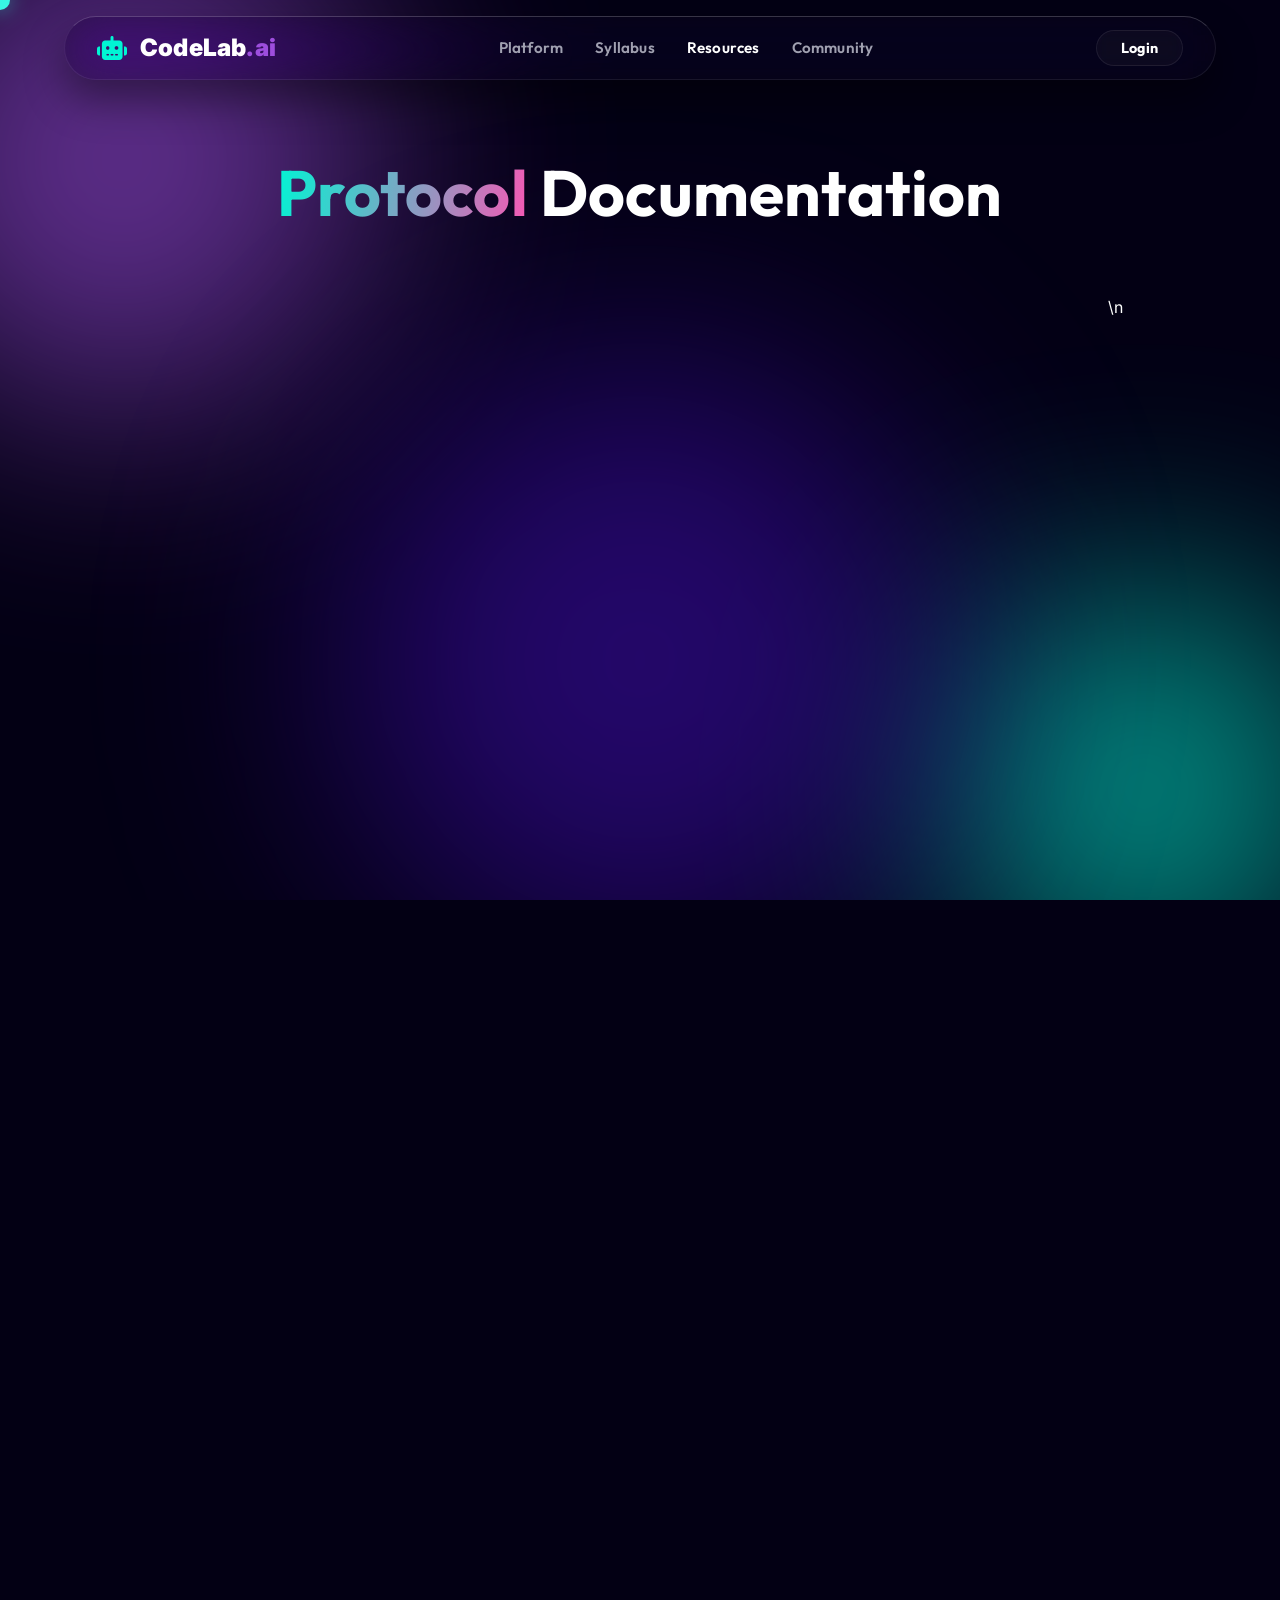
<file: codelab-cpp.html>
<!DOCTYPE html>
<html lang="en">
<head>
    <meta charset="UTF-8">
    <meta name="viewport" content="width=device-width, initial-scale=1.0">
    <title>Ai CodeLab - Core Documentation</title>
    <!-- Font Awesome -->
    <link rel="stylesheet" href="https://cdnjs.cloudflare.com/ajax/libs/font-awesome/6.4.0/css/all.min.css">
    <!-- Modern Styles -->
    <link rel="stylesheet" href="styles.css">
    <style>
        .study-grid {
            display: grid;
            grid-template-columns: 3fr 1fr;
            gap: 3rem;
            max-width: 1400px;
            margin: 0 auto;
        }

        .study-content {
            background: linear-gradient(135deg, rgba(255,255,255,0.02), rgba(255,255,255,0.01));
            border: 1px solid var(--glass-border);
            border-radius: 20px;
            padding: 3rem;
            backdrop-filter: blur(20px);
            color: var(--text-pure);
        }
        
        .study-content h1, .study-content h2, .study-content h3 {
            color: var(--secondary);
            margin-top: 2.5rem;
            margin-bottom: 1rem;
            border-bottom: 1px solid var(--glass-border);
            padding-bottom: 0.5rem;
        }
        
        .study-content h1 {
            color: var(--primary);
            font-size: 3rem;
        }

        .study-content p, .study-content li {
            margin-bottom: 1.2rem;
            color: var(--text-muted);
            line-height: 1.8;
            font-size: 1.05rem;
        }

        .study-content ul, .study-content ol {
            margin-left: 2rem;
            margin-bottom: 2rem;
        }

        .study-content pre {
            background: rgba(0,0,0,0.6);
            border: 1px solid var(--glass-border);
            padding: 1.5rem;
            border-radius: 10px;
            overflow-x: auto;
            margin-bottom: 2rem;
            color: var(--accent);
            font-family: monospace;
            box-shadow: inset 0 0 20px rgba(0,0,0,0.5);
        }

        .study-sidebar {
            background: linear-gradient(135deg, rgba(255,255,255,0.02), rgba(255,255,255,0.01));
            border: 1px solid var(--glass-border);
            border-radius: 20px;
            padding: 2rem;
            backdrop-filter: blur(20px);
            position: sticky;
            top: 100px;
            height: fit-content;
        }

        .study-sidebar h2 {
            color: var(--primary);
            margin-bottom: 1.5rem;
            border-bottom: 1px solid var(--glass-border);
            padding-bottom: 0.5rem;
            font-size: 1.2rem;
        }

        .study-sidebar a {
            display: flex;
            align-items: center;
            gap: 1rem;
            padding: 0.5rem 0;
            color: var(--text-muted);
            transition: all 0.3s;
        }

        .study-sidebar a:hover {
            color: var(--secondary);
            transform: translateX(5px);
        }

        @media (max-width: 900px) {
            .study-grid { grid-template-columns: 1fr; }
            .study-sidebar { position: relative; top: 0; }
        }
    </style>
</head>
<body>

    <!-- Custom Cursor -->
    <div id="custom-cursor"></div>

    <!-- Animated Mesh Gradient Background -->
    <div class="mesh-bg">
        <div class="blob blob-1"></div>
        <div class="blob blob-2"></div>
        <div class="blob blob-3"></div>
    </div>

    <!-- Modern Extreme Navbar -->
    <nav>
        <div class="logo-container">
            <i class="fas fa-robot"></i>
            <span>CodeLab<span style="color:var(--primary)">.ai</span></span>
        </div>
        <div class="nav-links">
            <a href="index.html">Platform</a>
            <a href="courses.html">Syllabus</a>
            <a href="study.html" class="active">Resources</a>
            <a href="join.html">Community</a>
        </div>
        <div style="display:flex;gap:10px;">
            <a href="login.html" class="magnetic-btn" style="padding: 0.5rem 1.5rem; font-size: 0.9rem;"><span>Login</span></a>
        </div>
    </nav>

    <!-- Page Title Header -->
    <header style="margin-top: 120px; text-align: center; padding: 2rem;">
        <h1 class="hover-target" style="font-size: clamp(2.5rem, 5vw, 4rem);"><span class="gradient-text">Protocol</span> Documentation</h1>
    </header>

    <main style="padding: 2rem;">
        <div class="study-grid">
            <div class="study-content reveal hover-target" data-tilt>
<!-- intro -->
              <h1 id="introduction">Introduction to C++</h1>
              <p>C++ is a high-performance, compiled programming language known for its efficiency and flexibility. Created by <strong>Bjarne Stroustrup</strong> in 1983, C++ is widely used in system programming, game development, competitive programming, embedded systems, and more.</p>
              
              <h2 id="why-learn-cpp">Why Learn C++?</h2>
              <ul>
                  <li><strong>High Performance</strong> – Faster execution compared to interpreted languages.</li>
                  <li><strong>Versatile</strong> – Used for game development, operating systems, and real-time applications.</li>
                  <li><strong>Object-Oriented</strong> – Supports OOP principles like encapsulation and inheritance.</li>
                  <li><strong>Strong Community Support</strong> – Extensive resources, libraries, and frameworks.</li>
                  <li><strong>Career Opportunities</strong> – In demand for software development and system programming.</li>
                  <li><strong>Cross-Platform</strong> – Runs on Windows, macOS, and Linux.</li>
              </ul>
              

                <!-- Installing -->
                <h2 id="installing-cpp">Installing C++</h2>
                <ol>
                    <li>Download and install a C++ compiler such as <a href="https://sourceforge.net/projects/mingw/">MinGW</a> (Windows) or use <strong>g++</strong> (Linux/macOS).</li>
                    <li>Verify installation by running:</li>
                    <pre><code>g++ --version</code></pre>
                    <li>Use an IDE like <strong>Code::Blocks</strong>, <strong>Visual Studio Code</strong>, or <strong>Dev-C++</strong> for writing C++ programs.</li>
                </ol>
                
                <!-- Basics -->
                <h2 id="cpp-basics">C++ Basics</h2>

                <h3 id="hello-world">Hello World Program</h3>
                <pre><code>#include &lt;iostream&gt;
                using namespace std;
                
                int main() {
                    cout << "Hello, World!" << endl;
                    return 0;
                }
                </code></pre>
                
                <p><strong id="variables-data-types">Variables and Data Types in C++</strong></p>  
                <p>In C++, a <strong>variable</strong> is a named storage location in memory. You must declare a variable with its <strong>data type</strong> before using it. For example, <code>string name = "Alice";</code> stores the text "Alice" in the variable <code>name</code>. C++ has various data types:</p>  
                
                <p><strong>Integer:</strong> Whole numbers e.g., <code>int x = 10;</code> </p>  
                <p><strong>Float:</strong> Decimal numbers e.g., <code>float price = 10.5;</code></p>  
                <p><strong>Double:</strong> More precise decimal numbers e.g., <code>double pi = 3.14159;</code></p>  
                <p><strong>Character:</strong> Single character e.g., <code>char grade = 'A';</code></p>  
                <p><strong>Boolean:</strong> True or False values e.g., <code>bool isRaining = false;</code></p>  
                
                <p>C++ is a <strong>statically typed</strong> language, meaning you must specify the data type when declaring a variable. You can use the <code>typeid()</code> function (from the <code>typeinfo</code> library) to check a variable’s type.</p>
                
                <pre><code>#include &lt;iostream&gt;
                using namespace std;
                
                int main() {
                    string name = "Shifa";
                    int age = 20;
                    bool isStudent = true;
                
                    cout << "Name: " << name << endl;
                    cout << "Age: " << age << endl;
                    cout << "Is Student: " << isStudent << endl;
                
                    return 0;
                }
                </code></pre>
                
                


                <!-- input ouput and cntrol statements -->
                <h3 id="input-output">Input and Output</h3>
<pre><code>#include &lt;iostream&gt;
using namespace std;

int main() {
    string name;
    cout << "Enter your name: ";
    cin >> name;
    cout << "Hello, " << name << "!" << endl;
    return 0;
}
</code></pre>

<h2 id="control-statements">Control Statements in C++</h2>

<p>Control statements help us <strong>control the flow of a program</strong> based on conditions and loops. There are two main types:</p>
<ul>
    <li><strong>If-Else Statements</strong> – Used to make decisions</li>
    <li><strong>Loops</strong> – Used to repeat a block of code</li>
</ul>

<h3 id="if-else">1️⃣ If-Else Statement</h3>
<p>An <strong>if-else statement</strong> checks a condition and decides what to do based on whether the condition is <strong>true or false</strong>.</p>

<pre><code>#include &lt;iostream&gt;
using namespace std;

int main() {
    int age;
    cout << "Enter your age: ";
    cin >> age;

    if (age >= 18) {
        cout << "You are an adult." << endl;
    } else {
        cout << "You are a minor." << endl;
    }
    return 0;
}
</code></pre>

<p><strong>How it works?</strong></p>
<ul>
    <li>The program asks the user to enter their age.</li>
    <li>The <code>if</code> condition checks if the age is <strong>18 or more</strong>.</li>
    <li>If <strong>true</strong>, it prints <em>"You are an adult."</em></li>
    <li>If <strong>false</strong>, it prints <em>"You are a minor."</em></li>
</ul>

<p>💡 <strong>Use case:</strong> If-Else is useful when making <strong>decisions</strong>, like checking if a user is old enough to vote.</p>

<hr>

<!-- operators -->

<h2 id="operators">Operators in C++</h2>

<p>Operators in C++ are symbols that perform operations on variables and values. C++ supports different types of operators.</p>

<h3>🔹 Types of Operators in C++</h3>
<ul>
    <li><strong>Arithmetic Operators</strong></li>
    <li><strong>Relational (Comparison) Operators</strong></li>
    <li><strong>Logical Operators</strong></li>
    <li><strong>Bitwise Operators</strong></li>
    <li><strong>Assignment Operators</strong></li>
    <li><strong>Increment & Decrement Operators</strong></li>
    <li><strong>Conditional (Ternary) Operator</strong></li>
</ul>

<h3>📌 1. Arithmetic Operators</h3>
<p>These operators perform mathematical operations.</p>
<table border="1">
    <tr>
        <th>Operator</th>
        <th>Description</th>
        <th>Example</th>
    </tr>
    <tr>
        <td><code>+</code></td>
        <td>Addition</td>
        <td><code>a + b</code></td>
    </tr>
    <tr>
        <td><code>-</code></td>
        <td>Subtraction</td>
        <td><code>a - b</code></td>
    </tr>
    <tr>
        <td><code>*</code></td>
        <td>Multiplication</td>
        <td><code>a * b</code></td>
    </tr>
    <tr>
        <td><code>/</code></td>
        <td>Division</td>
        <td><code>a / b</code></td>
    </tr>
    <tr>
        <td><code>%</code></td>
        <td>Modulus (Remainder)</td>
        <td><code>a % b</code></td>
    </tr>
</table>

<h3>📌 2. Relational (Comparison) Operators</h3>
<p>These operators compare two values.</p>
<table border="1">
    <tr>
        <th>Operator</th>
        <th>Description</th>
        <th>Example</th>
    </tr>
    <tr>
        <td><code>==</code></td>
        <td>Equal to</td>
        <td><code>a == b</code></td>
    </tr>
    <tr>
        <td><code>!=</code></td>
        <td>Not equal to</td>
        <td><code>a != b</code></td>
    </tr>
    <tr>
        <td><code>&gt;</code></td>
        <td>Greater than</td>
        <td><code>a &gt; b</code></td>
    </tr>
    <tr>
        <td><code>&lt;</code></td>
        <td>Less than</td>
        <td><code>a &lt; b</code></td>
    </tr>
    <tr>
        <td><code>&gt;=</code></td>
        <td>Greater than or equal to</td>
        <td><code>a &gt;= b</code></td>
    </tr>
    <tr>
        <td><code>&lt;=</code></td>
        <td>Less than or equal to</td>
        <td><code>a &lt;= b</code></td>
    </tr>
</table>

<h3>📌 3. Logical Operators</h3>
<p>These operators are used to combine conditional expressions.</p>
<table border="1">
    <tr>
        <th>Operator</th>
        <th>Description</th>
        <th>Example</th>
    </tr>
    <tr>
        <td><code>&&</code></td>
        <td>Logical AND</td>
        <td><code>(a > 5) && (b < 10)</code></td>
    </tr>
    <tr>
        <td><code>||</code></td>
        <td>Logical OR</td>
        <td><code>(a > 5) || (b < 10)</code></td>
    </tr>
    <tr>
        <td><code>!</code></td>
        <td>Logical NOT</td>
        <td><code>!(a == b)</code></td>
    </tr>
</table>

<h3>📌 4. Bitwise Operators</h3>
<p>These operators perform operations at the bit level.</p>
<table border="1">
    <tr>
        <th>Operator</th>
        <th>Description</th>
        <th>Example</th>
    </tr>
    <tr>
        <td><code>&</code></td>
        <td>Bitwise AND</td>
        <td><code>a & b</code></td>
    </tr>
    <tr>
        <td><code>|</code></td>
        <td>Bitwise OR</td>
        <td><code>a | b</code></td>
    </tr>
    <tr>
        <td><code>^</code></td>
        <td>Bitwise XOR</td>
        <td><code>a ^ b</code></td>
    </tr>
    <tr>
        <td><code>~</code></td>
        <td>Bitwise NOT</td>
        <td><code>~a</code></td>
    </tr>
    <tr>
        <td><code>&lt;&lt;</code></td>
        <td>Left Shift</td>
        <td><code>a &lt;&lt; 1</code></td>
    </tr>
    <tr>
        <td><code>&gt;&gt;</code></td>
        <td>Right Shift</td>
        <td><code>a &gt;&gt; 1</code></td>
    </tr>
</table>

<h3>📌 5. Assignment Operators</h3>
<p>These operators assign values to variables.</p>
<table border="1">
    <tr>
        <th>Operator</th>
        <th>Description</th>
        <th>Example</th>
    </tr>
    <tr>
        <td><code>=</code></td>
        <td>Assign</td>
        <td><code>a = b</code></td>
    </tr>
    <tr>
        <td><code>+=</code></td>
        <td>Add and assign</td>
        <td><code>a += b</code></td>
    </tr>
    <tr>
        <td><code>-=</code></td>
        <td>Subtract and assign</td>
        <td><code>a -= b</code></td>
    </tr>
    <tr>
        <td><code>*=</code></td>
        <td>Multiply and assign</td>
        <td><code>a *= b</code></td>
    </tr>
    <tr>
        <td><code>/=</code></td>
        <td>Divide and assign</td>
        <td><code>a /= b</code></td>
    </tr>
    <tr>
        <td><code>%=</code></td>
        <td>Modulus and assign</td>
        <td><code>a %= b</code></td>
    </tr>
</table>

<h3>📌 6. Increment & Decrement Operators</h3>
<p>These operators increase or decrease a variable’s value.</p>
<ul>
    <li><code>++</code> (Increment) → Increases value by 1</li>
    <li><code>--</code> (Decrement) → Decreases value by 1</li>
</ul>

<h3>📌 7. Conditional (Ternary) Operator</h3>
<p>A shorthand way of writing an if-else statement.</p>
<pre><code>result = (a > b) ? a : b;</code></pre>

<h3>✅ Summary</h3>
<p>Operators in C++ are essential for performing calculations, comparisons, and logical operations. Understanding them is key to writing efficient C++ programs.</p>


<!-- Constructor & Distrutor -->

<h2 id="constructors-destructors">Constructors and Destructors in C++</h2>

<p>In C++, <strong>constructors</strong> and <strong>destructors</strong> are special member functions used for initializing and cleaning up objects automatically.</p>

<h3>🔹 What is a Constructor?</h3>
<ul>
    <li>A <strong>constructor</strong> is a special function that is automatically called when an object is created.</li>
    <li>It has the same name as the class and does not have a return type.</li>
</ul>

<h3>📌 Example Code:</h3>
<pre><code>#include &lt;iostream&gt;
using namespace std;

class Person {
public:
    string name;
    int age;

    // Constructor
    Person(string n, int a) {
        name = n;
        age = a;
        cout << "Constructor called for " << name << endl;
    }

    void display() {
        cout << "Name: " << name << ", Age: " << age << endl;
    }
};

int main() {
    Person p1("Alice", 25);
    p1.display();

    return 0;
}
</code></pre>

<h3>🔹 What is a Destructor?</h3>
<ul>
    <li>A <strong>destructor</strong> is a special function that is automatically called when an object is destroyed.</li>
    <li>It has the same name as the class but is preceded by a tilde (<code>~</code>).</li>
</ul>

<h3>📌 Example Code:</h3>
<pre><code>#include &lt;iostream&gt;
using namespace std;

class Person {
public:
    string name;

    // Constructor
    Person(string n) {
        name = n;
        cout << "Constructor called for " << name << endl;
    }

    // Destructor
    ~Person() {
        cout << "Destructor called for " << name << endl;
    }
};

int main() {
    Person p1("Bob");
    return 0;
}
</code></pre>

<h3>🔹 Types of Constructors</h3>

<h4>1️⃣ Default Constructor</h4>
<p>A constructor with no parameters.</p>
<pre><code>#include &lt;iostream&gt;
using namespace std;

class Example {
public:
    Example() { // Default Constructor
        cout << "Default Constructor called!" << endl;
    }
};

int main() {
    Example obj; // Constructor is called automatically
    return 0;
}
</code></pre>

<h4>2️⃣ Parameterized Constructor</h4>
<p>A constructor that takes arguments.</p>
<pre><code>#include &lt;iostream&gt;
using namespace std;

class Car {
public:
    string brand;

    // Parameterized Constructor
    Car(string b) {
        brand = b;
        cout << "Car brand: " << brand << endl;
    }
};

int main() {
    Car c1("Toyota");
    Car c2("Honda");
    return 0;
}
</code></pre>

<h4>3️⃣ Copy Constructor</h4>
<p>A constructor that copies values from one object to another.</p>
<pre><code>#include &lt;iostream&gt;
using namespace std;

class Number {
public:
    int value;

    // Parameterized Constructor
    Number(int v) { 
        value = v;
    }

    // Copy Constructor
    Number(const Number &obj) {
        value = obj.value;
    }

    void display() {
        cout << "Value: " << value << endl;
    }
};

int main() {
    Number num1(10);
    Number num2 = num1; // Calls copy constructor

    num2.display();
    return 0;
}
</code></pre>

<h3>✅ Why Use Constructors and Destructors?</h3>
<ul>
    <li><strong>Automatic Initialization</strong> → Constructors initialize objects automatically.</li>
    <li><strong>Memory Management</strong> → Destructors free memory when objects are destroyed.</li>
    <li><strong>Code Simplicity</strong> → Avoids manual setup and cleanup of objects.</li>
</ul>

<h3>🚀 Demonstrating Constructor and Destructor Execution</h3>
<p>Let's see how constructors and destructors work together.</p>

<h3>📌 Example Code:</h3>
<pre><code>#include &lt;iostream&gt;
using namespace std;

class Demo {
public:
    // Constructor
    Demo() {
        cout << "Constructor executed!" << endl;
    }

    // Destructor
    ~Demo() {
        cout << "Destructor executed!" << endl;
    }
};

int main() {
    cout << "Creating an object..." << endl;
    Demo obj;  // Constructor is called
    cout << "Object is about to be destroyed..." << endl;
    
    return 0; // Destructor is called automatically
}
</code></pre>

<p>Understanding constructors and destructors in C++ helps in efficient memory management and simplifies object initialization!</p>

              <!-- loopps in C++ -->

              <h3 id="loops">2️⃣ Loops in C++</h3>
              <p>Loops are used to <strong>repeat</strong> a block of code multiple times. C++ has three main loops:</p>
              
              <h4 id="for-loop">🔹 For Loop</h4>
              <p>A <strong>for loop</strong> is used when we know <strong>how many times</strong> we want to repeat something.</p>
              
              <pre><code>#include &lt;iostream&gt;
              using namespace std;
              
              int main() {
                  for (int i = 0; i < 5; i++) {
                      cout << i << endl;
                  }
                  return 0;
              }
              </code></pre>
              
              <p><strong>How it works?</strong></p>
              <ul>
                  <li><code>int i = 0;</code> initializes the loop variable.</li>
                  <li><code>i < 5;</code> is the condition that keeps the loop running.</li>
                  <li><code>i++;</code> increases <code>i</code> by 1 in each iteration.</li>
                  <li>The loop runs 5 times, printing numbers <strong>0 to 4</strong> one by one.</li>
              </ul>
              
              <p>💡 <strong>Use case:</strong> Use a <strong>for loop</strong> when you want to repeat a task a set number of times, like printing numbers or iterating over an array.</p>
              
              <hr>
              
              <h4 id="while-loop">🔹 While Loop</h4>
              <p>A <strong>while loop</strong> runs as long as a condition is <strong>true</strong>.</p>
              
              <pre><code>#include &lt;iostream&gt;
              using namespace std;
              
              int main() {
                  int x = 0;
                  while (x < 5) {
                      cout << x << endl;
                      x++;
                  }
                  return 0;
              }
              </code></pre>
              
              <p><strong>How it works?</strong></p>
              <ul>
                  <li>The loop starts with <code>x = 0</code>.</li>
                  <li>The condition <code>x &lt; 5</code> is checked before each loop run.</li>
                  <li>Inside the loop, <code>x</code> is printed, and then <strong>increased by 1</strong> <code>x++;</code>.</li>
                  <li>The loop stops when <code>x</code> becomes <strong>5</strong>.</li>
              </ul>
              
              <p>💡 <strong>Use case:</strong> Use a <strong>while loop</strong> when you <strong>don't know how many times</strong> the loop should run, like waiting for user input.</p>
              
              <hr>
        

                          <!-- Functions -->
                          <h2 id="functions">Functions in C++</h2>

                          <p>A <strong>function</strong> in C++ is a reusable block of code that performs a specific task. Instead of writing the same code again and again, we can use functions to make our programs shorter and easier to understand.</p>
                          
                          <h3>📌 Example Code:</h3>
                          <pre><code>#include &lt;iostream&gt;
                          using namespace std;
                          
                          // Function definition
                          string greet(string name) {
                              return "Hello, " + name;
                          }
                          
                          int main() {
                              cout << greet("Shifa") << endl;
                              return 0;
                          }
                          </code></pre>
                          
                          <h3>🔹 How This Code Works?</h3>
                          <ul>
                              <li>The function <code>greet(string name)</code> is defined before <code>main()</code>.</li>
                              <li>It takes one <strong>input parameter (name)</strong>.</li>
                              <li>Inside the function, it returns <strong>"Hello, " + name</strong>, which means it adds the name to "Hello, ".</li>
                              <li>We call the function using <code>cout << greet("Shifa")</code>.</li>
                              <li>This prints <strong>"Hello, Shifa"</strong> on the screen.</li>
                          </ul>
                          
                          <h3>✅ Why Use Functions?</h3>
                          <ul>
                              <li>⭐ <strong>Reusability:</strong> We can call the function many times instead of writing the same code again.</li>
                              <li>⭐ <strong>Better Readability:</strong> Code looks cleaner and is easier to understand.</li>
                              <li>⭐ <strong>Easier to Fix Errors:</strong> If something goes wrong, we only need to change the function instead of the entire program.</li>
                          </ul>
                          
                          <h3>🚀 Example: Calling the Function Multiple Times</h3>
                          <pre><code>#include &lt;iostream&gt;
                          using namespace std;
                          
                          string greet(string name) {
                              return "Hello, " + name;
                          }
                          
                          int main() {
                              cout << greet("Alice") << endl;
                              cout << greet("Bob") << endl;
                              cout << greet("Charlie") << endl;
                              return 0;
                          }
                          </code></pre>
                          
                          <p><strong>Output:</strong></p>
                          <pre><code>Hello, Alice
                          Hello, Bob
                          Hello, Charlie</code></pre>
                          
                          <p>This shows how functions help us avoid repeating code! 🎯</p>

                          <!-- Arrays and Pointers -->
                          <h2 id="arrays-pointers">Arrays and Pointers in C++</h2>

                          <p>In C++, <strong>arrays</strong> and <strong>pointers</strong> are closely related. Arrays store multiple elements in a contiguous memory block, while pointers allow direct memory access and manipulation.</p>
                          
                          <h3>🔹 What are Arrays?</h3>
                          <ul>
                              <li><strong>Array</strong> → A collection of elements of the same type stored in memory.</li>
                              <li>Arrays use <strong>zero-based indexing</strong>, meaning the first element is at index <code>0</code>.</li>
                          </ul>
                          
                          <h3>📌 Example Code:</h3>
                          <pre><code>#include &lt;iostream&gt;
                          using namespace std;
                          
                          int main() {
                              int numbers[5] = {10, 20, 30, 40, 50};
                          
                              cout << "First element: " << numbers[0] << endl;
                              cout << "Second element: " << numbers[1] << endl;
                          
                              return 0;
                          }
                          </code></pre>
                          
                          <h3>🔹 What are Pointers?</h3>
                          <ul>
                              <li><strong>Pointer</strong> → A variable that stores the memory address of another variable.</li>
                              <li>Pointers allow efficient memory manipulation and dynamic allocation.</li>
                          </ul>
                          
                          <h3>📌 Example Code:</h3>
                          <pre><code>#include &lt;iostream&gt;
                          using namespace std;
                          
                          int main() {
                              int num = 10;
                              int* ptr = &num; // Pointer stores address of num
                          
                              cout << "Value of num: " << num << endl;
                              cout << "Address of num: " << &num << endl;
                              cout << "Pointer holds address: " << ptr << endl;
                              cout << "Value at pointer: " << *ptr << endl; // Dereferencing
                          
                              return 0;
                          }
                          </code></pre>
                          
                          <h3>🔹 Relationship Between Arrays and Pointers</h3>
                          <ul>
                              <li>In C++, an <strong>array name</strong> acts as a pointer to the first element.</li>
                              <li>Using pointer arithmetic, we can traverse the array efficiently.</li>
                          </ul>
                          
                          <h3>📌 Example Code:</h3>
                          <pre><code>#include &lt;iostream&gt;
                          using namespace std;
                          
                          int main() {
                              int arr[3] = {10, 20, 30};
                              int* ptr = arr; // Points to first element
                          
                              cout << "First element: " << *ptr << endl;
                              cout << "Second element: " << *(ptr + 1) << endl;
                          
                              return 0;
                          }
                          </code></pre>
                          
                          <h3>✅ Benefits of Using Pointers with Arrays</h3>
                          <ul>
                              <li><strong>Efficiency</strong> → Direct memory access speeds up operations.</li>
                              <li><strong>Flexibility</strong> → Enables dynamic memory allocation.</li>
                              <li><strong>Optimized Code</strong> → Reduces redundancy in accessing elements.</li>
                          </ul>
                          
                          <h3>🚀 Dynamic Memory Allocation</h3>
                          <p>We can use pointers to create arrays dynamically at runtime using <code>new</code>.</p>
                          
                          <h3>📌 Example Code:</h3>
                          <pre><code>#include &lt;iostream&gt;
                          using namespace std;
                          
                          int main() {
                              int* arr = new int[3]; // Dynamic array allocation
                          
                              arr[0] = 10;
                              arr[1] = 20;
                              arr[2] = 30;
                          
                              cout << "Dynamic Array: " << arr[0] << ", " << arr[1] << ", " << arr[2] << endl;
                          
                              delete[] arr; // Free allocated memory
                          
                              return 0;
                          }
                          </code></pre>
                          
                          <p>Understanding arrays and pointers in C++ helps in optimizing memory usage and writing efficient programs!</p>
                          <!-- Structures and Classes -->
                          <h2 id="structures-classes">Structures and Classes in C++</h2>

<p>In C++, both <strong>structures</strong> (<code>struct</code>) and <strong>classes</strong> (<code>class</code>) are used to group related variables and functions. The main difference is that <code>struct</code> members are public by default, while <code>class</code> members are private by default.</p>

<h3>🔹 What is a Structure?</h3>
<ul>
    <li>A <strong>structure</strong> (<code>struct</code>) is a user-defined data type that groups different variables.</li>
    <li>By default, all members of a <code>struct</code> are <strong>public</strong>.</li>
</ul>

<h3>📌 Example Code:</h3>
<pre><code>#include &lt;iostream&gt;
using namespace std;

struct Person {
    string name;
    int age;
};

int main() {
    Person p1 = {"Alice", 25};

    cout << "Name: " << p1.name << endl;
    cout << "Age: " << p1.age << endl;

    return 0;
}
</code></pre>

<h3>🔹 What is a Class?</h3>
<ul>
    <li>A <strong>class</strong> is an advanced version of a structure with <strong>private</strong> members by default.</li>
    <li>It can have both <strong>data members</strong> (variables) and <strong>member functions</strong> (methods).</li>
</ul>

<h3>📌 Example Code:</h3>
<pre><code>#include &lt;iostream&gt;
using namespace std;

class Person {
private:
    string name;
    int age;

public:
    void setData(string n, int a) {
        name = n;
        age = a;
    }

    void display() {
        cout << "Name: " << name << endl;
        cout << "Age: " << age << endl;
    }
};

int main() {
    Person p1;
    p1.setData("Bob", 30);
    p1.display();

    return 0;
}
</code></pre>

<h3>🔹 Differences Between Structures and Classes</h3>
<table border="1">
    <tr>
        <th>Feature</th>
        <th>Structure (<code>struct</code>)</th>
        <th>Class (<code>class</code>)</th>
    </tr>
    <tr>
        <td>Default Access Modifier</td>
        <td>Public</td>
        <td>Private</td>
    </tr>
    <tr>
        <td>Encapsulation</td>
        <td>Limited</td>
        <td>Full (Data Hiding)</td>
    </tr>
    <tr>
        <td>Usage</td>
        <td>Simple Data Grouping</td>
        <td>Object-Oriented Programming (OOP)</td>
    </tr>
</table>

<h3>✅ Why Use Classes?</h3>
<ul>
    <li><strong>Encapsulation</strong> → Keeps data secure by using private members.</li>
    <li><strong>Reusability</strong> → We can create multiple objects from a single class.</li>
    <li><strong>Scalability</strong> → Classes support inheritance and polymorphism.</li>
</ul>

<h3>🚀 Creating Multiple Objects</h3>
<p>We can create multiple objects using a class, just like with a structure.</p>

<h3>📌 Example Code:</h3>
<pre><code>#include &lt;iostream&gt;
using namespace std;

class Person {
private:
    string name;
    int age;

public:
    void setData(string n, int a) {
        name = n;
        age = a;
    }

    void display() {
        cout << "Name: " << name << endl;
        cout << "Age: " << age << endl;
    }
};

int main() {
    Person p1, p2;
    p1.setData("Alice", 22);
    p2.setData("Charlie", 28);

    p1.display();  // Output: Name: Alice, Age: 22
    p2.display();  // Output: Name: Charlie, Age: 28

    return 0;
}
</code></pre>

<p>Both <strong>structures</strong> and <strong>classes</strong> are powerful tools in C++. Structures are useful for simple data grouping, while classes provide full object-oriented capabilities.</p>

                                           
                                          <!-- oops -->
                                          <h2 id="oop">Object-Oriented Programming (OOP) in C++</h2>

                                          <p>Object-Oriented Programming (OOP) is a way to organize code by creating objects. An <strong>object</strong> is like a real-world item, such as a car or a person. These objects have <strong>attributes</strong> (characteristics) and <strong>methods</strong> (actions).</p>
                                          
                                          <h3>🔹 What are Classes and Objects?</h3>
                                          <ul>
                                              <li><strong>Class</strong> → A template used to create objects.</li>
                                              <li><strong>Object</strong> → A specific example created from a class.</li>
                                          </ul>
                                          
                                          <h3>📌 Example Code:</h3>
                                          <pre><code>#include &lt;iostream&gt;
                                          using namespace std;
                                          
                                          class Person {
                                          public:
                                              string name;
                                              int age;
                                          
                                              // Constructor
                                              Person(string n, int a) {
                                                  name = n;
                                                  age = a;
                                              }
                                          
                                              // Method
                                              void greet() {
                                                  cout << "Hello, my name is " << name << endl;
                                              }
                                          };
                                          
                                          int main() {
                                              Person p("Shifa", 20);
                                              p.greet();
                                              return 0;
                                          }
                                          </code></pre>
                                          
                                          <h3>🔹 Explanation:</h3>
                                          <ul>
                                              <li><code>class Person</code> creates a blueprint for a person.</li>
                                              <li>The <strong>constructor</strong> <code>Person(string n, int a)</code> initializes the object’s attributes.</li>
                                              <li><code>name</code> and <code>age</code> store the person’s name and age.</li>
                                              <li>The <code>greet()</code> method prints a message with the person’s name.</li>
                                              <li><code>Person p("Shifa", 20)</code> creates a person named Shifa, who is 20 years old.</li>
                                              <li><code>p.greet()</code> calls the function and prints <strong>"Hello, my name is Shifa"</strong>.</li>
                                          </ul>
                                          
                                          <h3>✅ Why Use OOP?</h3>
                                          <ul>
                                              <li><strong>Easy to Understand</strong> → Code is organized into objects, like real-world things.</li>
                                              <li><strong>Reusable</strong> → You can create multiple objects from the same class.</li>
                                              <li><strong>Less Repetition</strong> → Functions inside classes make code shorter.</li>
                                          </ul>
                                          
                                          <h3>🚀 Creating Multiple Objects</h3>
                                          <pre><code>#include &lt;iostream&gt;
                                          using namespace std;
                                          
                                          class Person {
                                          public:
                                              string name;
                                              int age;
                                          
                                              Person(string n, int a) {
                                                  name = n;
                                                  age = a;
                                              }
                                          
                                              void greet() {
                                                  cout << "Hello, my name is " << name << endl;
                                              }
                                          };
                                          
                                          int main() {
                                              Person p1("Alice", 25);
                                              Person p2("Bob", 30);
                                          
                                              p1.greet();  // Output: Hello, my name is Alice
                                              p2.greet();  // Output: Hello, my name is Bob
                                          
                                              return 0;
                                          }
                                          </code></pre>
                                          
                                          <p>OOP is widely used in programming, from making apps to building software systems. Learning OOP makes C++ more powerful and efficient!</p>
                                          
             

<h2 id="conclusion">Conclusion</h2>

<p>C++ is a powerful and efficient programming language used in system development, game programming, and software engineering. By mastering the basics, you can move on to advanced topics like data structures, algorithms, and competitive programming.</p>

<p><strong>Start coding today and build amazing projects! 🚀</strong></p>\n            </div>\n            <aside class="study-sidebar reveal">\n<h2><i class="fas fa-list-alt"></i> Article Topics</h2>
                <a href="#introduction"><i class="fas fa-book"></i> Introduction to C++</a>
                <a href="#why-learn-cpp"><i class="fas fa-book"></i> Why Learn C++?</a>
                <a href="#installing-cpp"><i class="fas fa-book"></i> Installing C++</a>
                <a href="#cpp-basics"><i class="fas fa-book"></i> C++ Basics</a>
                <a href="#hello-world"><i class="fas fa-book"></i> Hello World Program</a>
                <a href="#variables-data-types"><i class="fas fa-book"></i> Variables and Data Types</a>
                <a href="#input-output"><i class="fas fa-book"></i> Input and Output</a>
                <a href="# Operators"><i class="fas fa-book"></i> Operators</a>
                <a href="#Constructor Distrutor"><i class="fas fa-book"></i> Constructor & Distrutor</a>
                <a href="#control-statements"><i class="fas fa-book"></i> Control Statements</a>
                <a href="#if-else"><i class="fas fa-book"></i> If-Else</a>
                <a href="#loops"><i class="fas fa-book"></i> Loops</a>
                <a href="#for-loop"><i class="fas fa-book"></i> For Loop</a>
                <a href="#while-loop"><i class="fas fa-book"></i> While Loop</a>
                <a href="#functions"><i class="fas fa-book"></i> Functions</a>
                <a href="#arrays-pointers"><i class="fas fa-book"></i> Arrays and Pointers</a>
                <!-- <a href="#pointers"><i class="fas fa-book"></i> Pointers</a> -->
                <a href="#structures-classes"><i class="fas fa-book"></i> Structures and Classes</a>
                <a href="#oop"><i class="fas fa-book"></i> Object-Oriented Programming (OOP)</a>
                <a href="#conclusion"><i class="fas fa-book"></i> Conclusion</a>\n            </aside>
            </div>
        </div>
    </main>

    <!-- Footer -->
    <footer>
        <div class="footer-grid reveal">
            <div>
                <h2 class="footer-logo">CodeLab<span style="color:var(--primary)">.ai</span></h2>
                <p class="footer-p">The frontier of learning.</p>
            </div>
        </div>
        <div style="text-align: center; border-top: 1px solid var(--glass-border); padding-top: 2rem; margin-top:2rem; color:var(--text-muted); font-size: 0.9rem;">
            &copy; 2026 CodeLab.ai Operations. All Rights Reserved.
        </div>
    </footer>
    <script src="script.js"></script>
</body>
</html>
</file>
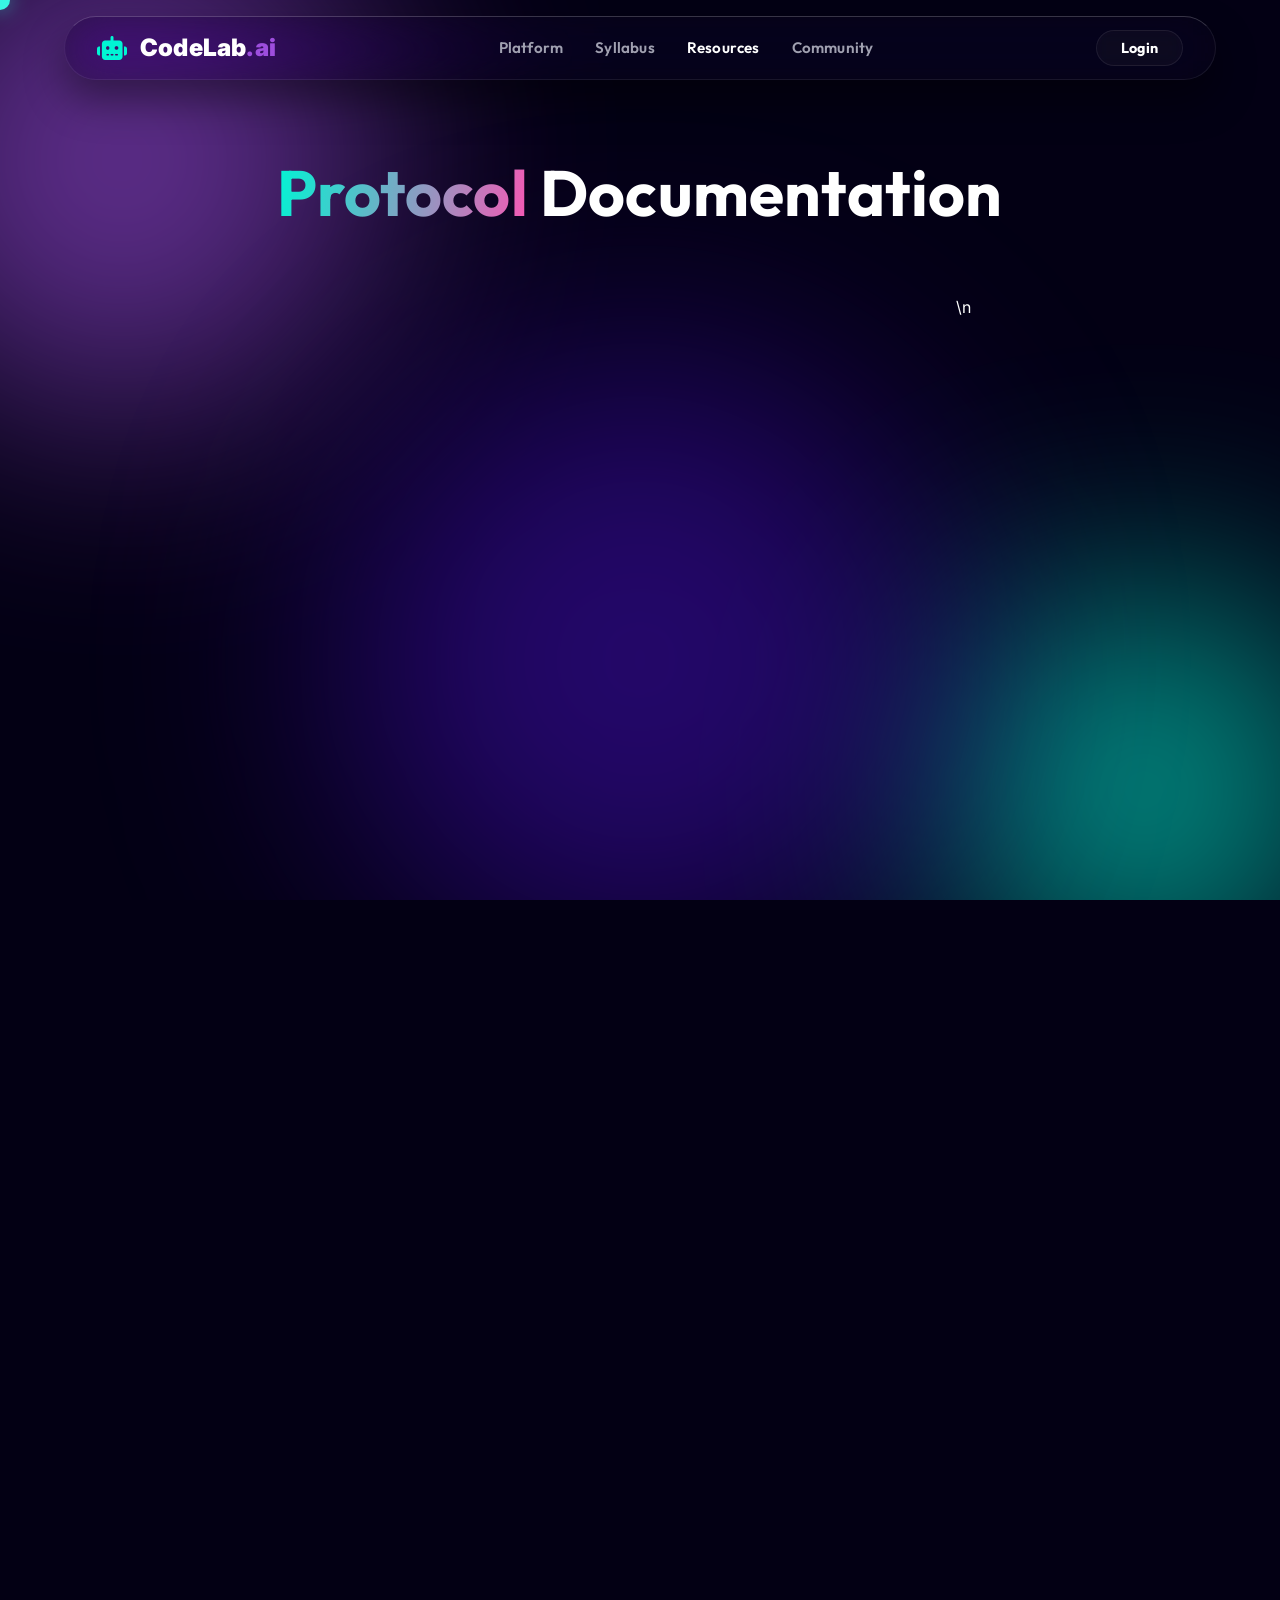
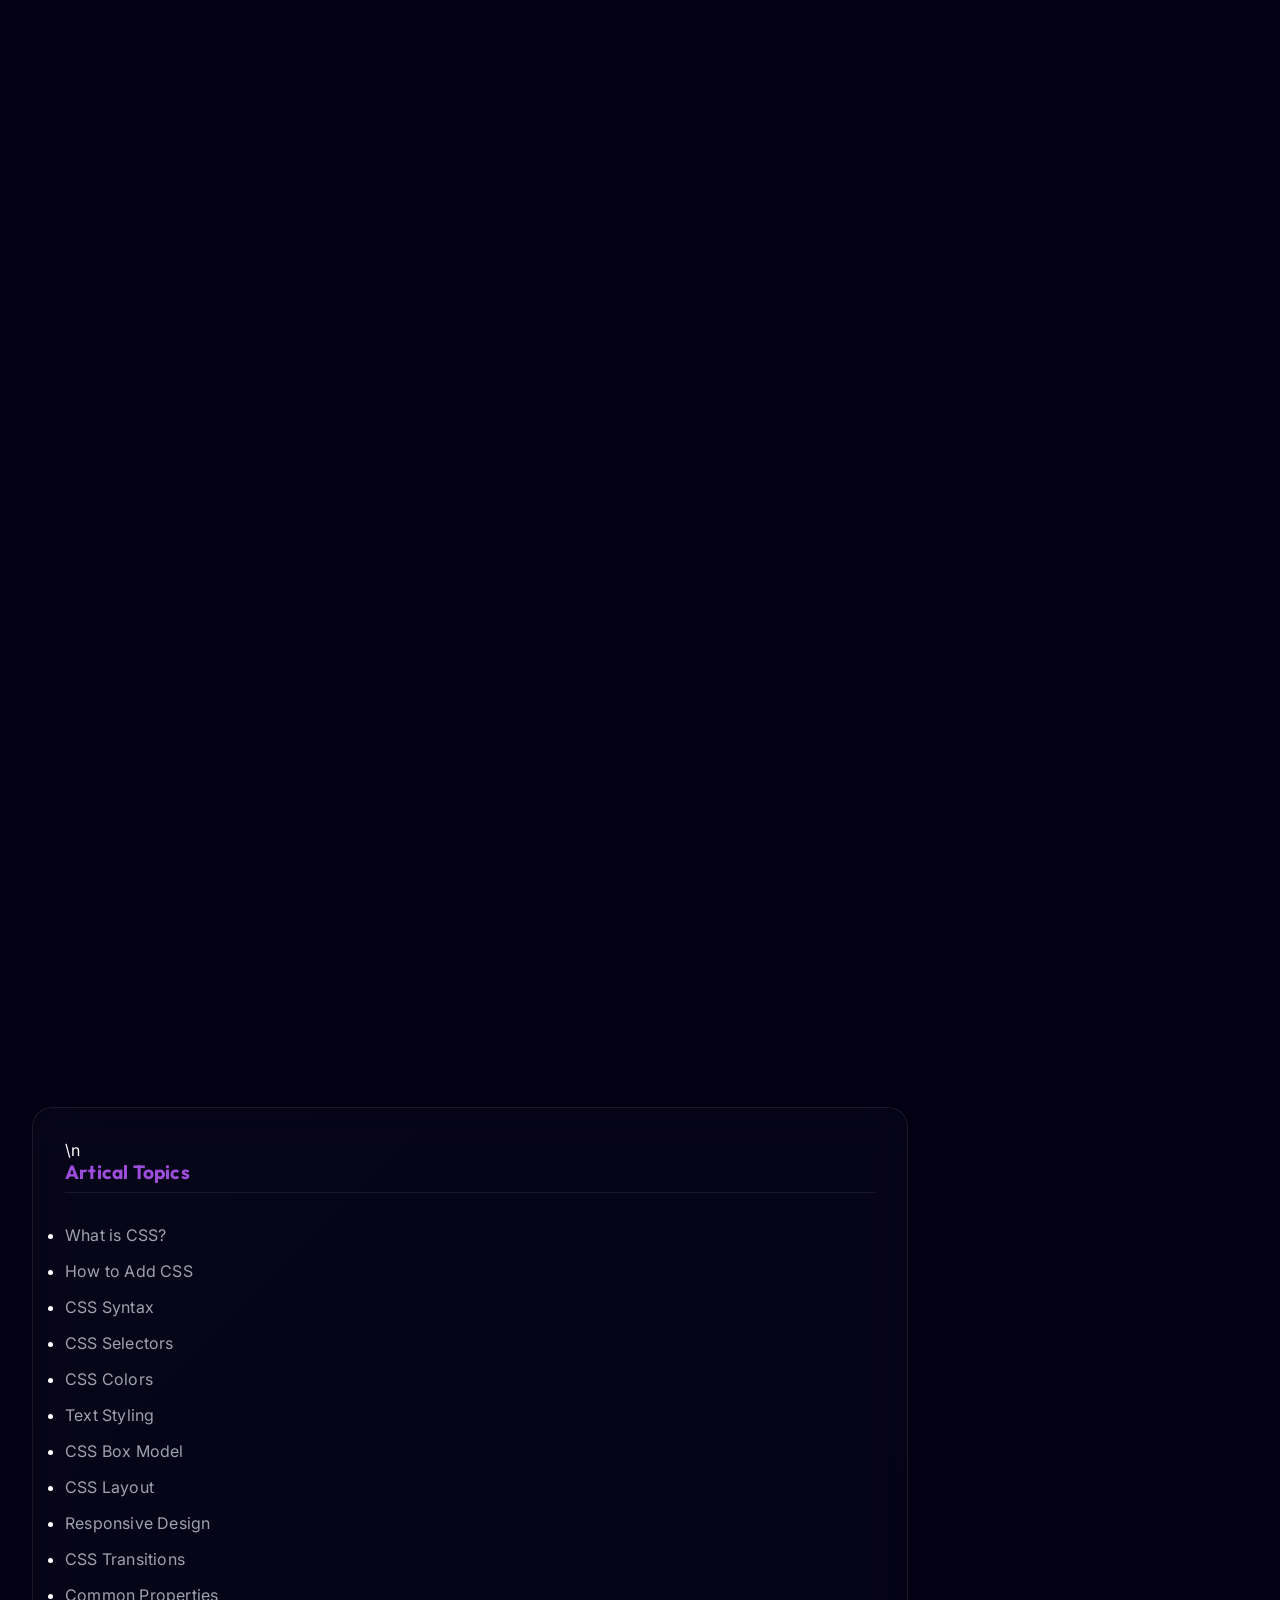
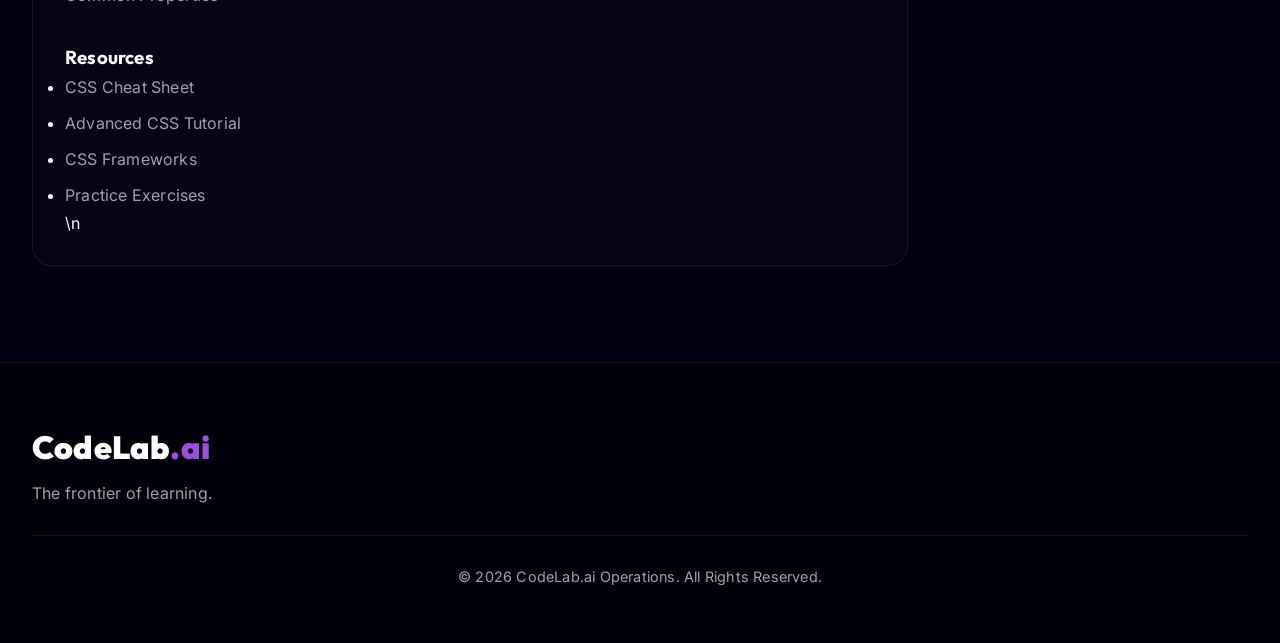
<file: codelab-css.html>
<!DOCTYPE html>
<html lang="en">
<head>
    <meta charset="UTF-8">
    <meta name="viewport" content="width=device-width, initial-scale=1.0">
    <title>Ai CodeLab - Core Documentation</title>
    <!-- Font Awesome -->
    <link rel="stylesheet" href="https://cdnjs.cloudflare.com/ajax/libs/font-awesome/6.4.0/css/all.min.css">
    <!-- Modern Styles -->
    <link rel="stylesheet" href="styles.css">
    <style>
        .study-grid {
            display: grid;
            grid-template-columns: 3fr 1fr;
            gap: 3rem;
            max-width: 1400px;
            margin: 0 auto;
        }

        .study-content {
            background: linear-gradient(135deg, rgba(255,255,255,0.02), rgba(255,255,255,0.01));
            border: 1px solid var(--glass-border);
            border-radius: 20px;
            padding: 3rem;
            backdrop-filter: blur(20px);
            color: var(--text-pure);
        }
        
        .study-content h1, .study-content h2, .study-content h3 {
            color: var(--secondary);
            margin-top: 2.5rem;
            margin-bottom: 1rem;
            border-bottom: 1px solid var(--glass-border);
            padding-bottom: 0.5rem;
        }
        
        .study-content h1 {
            color: var(--primary);
            font-size: 3rem;
        }

        .study-content p, .study-content li {
            margin-bottom: 1.2rem;
            color: var(--text-muted);
            line-height: 1.8;
            font-size: 1.05rem;
        }

        .study-content ul, .study-content ol {
            margin-left: 2rem;
            margin-bottom: 2rem;
        }

        .study-content pre {
            background: rgba(0,0,0,0.6);
            border: 1px solid var(--glass-border);
            padding: 1.5rem;
            border-radius: 10px;
            overflow-x: auto;
            margin-bottom: 2rem;
            color: var(--accent);
            font-family: monospace;
            box-shadow: inset 0 0 20px rgba(0,0,0,0.5);
        }

        .study-sidebar {
            background: linear-gradient(135deg, rgba(255,255,255,0.02), rgba(255,255,255,0.01));
            border: 1px solid var(--glass-border);
            border-radius: 20px;
            padding: 2rem;
            backdrop-filter: blur(20px);
            position: sticky;
            top: 100px;
            height: fit-content;
        }

        .study-sidebar h2 {
            color: var(--primary);
            margin-bottom: 1.5rem;
            border-bottom: 1px solid var(--glass-border);
            padding-bottom: 0.5rem;
            font-size: 1.2rem;
        }

        .study-sidebar a {
            display: flex;
            align-items: center;
            gap: 1rem;
            padding: 0.5rem 0;
            color: var(--text-muted);
            transition: all 0.3s;
        }

        .study-sidebar a:hover {
            color: var(--secondary);
            transform: translateX(5px);
        }

        @media (max-width: 900px) {
            .study-grid { grid-template-columns: 1fr; }
            .study-sidebar { position: relative; top: 0; }
        }
    </style>
</head>
<body>

    <!-- Custom Cursor -->
    <div id="custom-cursor"></div>

    <!-- Animated Mesh Gradient Background -->
    <div class="mesh-bg">
        <div class="blob blob-1"></div>
        <div class="blob blob-2"></div>
        <div class="blob blob-3"></div>
    </div>

    <!-- Modern Extreme Navbar -->
    <nav>
        <div class="logo-container">
            <i class="fas fa-robot"></i>
            <span>CodeLab<span style="color:var(--primary)">.ai</span></span>
        </div>
        <div class="nav-links">
            <a href="index.html">Platform</a>
            <a href="courses.html">Syllabus</a>
            <a href="study.html" class="active">Resources</a>
            <a href="join.html">Community</a>
        </div>
        <div style="display:flex;gap:10px;">
            <a href="login.html" class="magnetic-btn" style="padding: 0.5rem 1.5rem; font-size: 0.9rem;"><span>Login</span></a>
        </div>
    </nav>

    <!-- Page Title Header -->
    <header style="margin-top: 120px; text-align: center; padding: 2rem;">
        <h1 class="hover-target" style="font-size: clamp(2.5rem, 5vw, 4rem);"><span class="gradient-text">Protocol</span> Documentation</h1>
    </header>

    <main style="padding: 2rem;">
        <div class="study-grid">
            <div class="study-content reveal hover-target" data-tilt>
<div class="content">
                <h1>CSS Basics for Beginners</h1>
                
                <p>Welcome to AICode Lab's CSS tutorial for beginners! Cascading Style Sheets (CSS) is what makes the web beautiful. While HTML provides the structure of a webpage, CSS is responsible for how it looks.</p>
                
                <p>In this guide, we'll cover the fundamentals of CSS with simple examples that you can experiment with right away.</p>

                <h2 id="what-is-css">What is CSS?</h2>
                <p>CSS stands for Cascading Style Sheets. It's a language used to describe the presentation of HTML documents. With CSS, you can control the layout, colors, fonts, and much more.</p>

                <h2 id="how-to-add-css">How to Add CSS to HTML</h2>
                <p>There are three ways to add CSS to an HTML document:</p>

                <h3>1. Inline CSS</h3>
                <p>Using the <code>style</code> attribute directly in HTML elements:</p>
                
                <div class="example-box">
                    <div class="example-code">
                        <pre>&lt;p style="color: blue; font-size: 18px;"&gt;This is a blue paragraph with 18px font size.&lt;/p&gt;</pre>
                    </div>
                    <div class="example-result">
                        <p style="color: blue; font-size: 18px;">This is a blue paragraph with 18px font size.</p>
                    </div>
                </div>

                <h3>2. Internal CSS</h3>
                <p>Using the <code>&lt;style&gt;</code> element in the <code>&lt;head&gt;</code> section of an HTML page:</p>
                
                <div class="example-box">
                    <div class="example-code">
                        <pre>&lt;head&gt;
  &lt;style&gt;
    p {
      color: green;
      font-size: 16px;
    }
  &lt;/style&gt;
&lt;/head&gt;
&lt;body&gt;
  &lt;p&gt;This paragraph would be green with 16px font size.&lt;/p&gt;
&lt;/body&gt;</pre>
                    </div>
                </div>

                <h3>3. External CSS</h3>
                <p>Creating a separate .css file and linking it using the <code>&lt;link&gt;</code> element:</p>
                
                <div class="example-box">
                    <div class="example-code">
                        <pre>&lt;head&gt;
  &lt;link rel="stylesheet" href="styles.css"&gt;
&lt;/head&gt;</pre>
                    </div>
                </div>
                
                <p>This is the most recommended method for larger websites as it separates your HTML content from the CSS styling.</p>

                <h2 id="css-syntax">CSS Syntax</h2>
                <p>CSS syntax consists of a selector and a declaration block:</p>
                
                <div class="example-box">
                    <div class="example-code">
                        <pre>selector {
  property: value;
  another-property: another-value;
}</pre>
                    </div>
                </div>

                <ul>
                    <li><strong>Selector:</strong> Points to the HTML element you want to style</li>
                    <li><strong>Declaration Block:</strong> Contains one or more declarations separated by semicolons</li>
                    <li><strong>Property:</strong> The style attribute you want to change</li>
                    <li><strong>Value:</strong> The value for the property</li>
                </ul>

                <h2 id="css-selectors">CSS Selectors</h2>
                <p>Selectors are patterns used to select and style HTML elements. Here are the most common ones:</p>

                <h3>Element Selector</h3>
                <p>Selects all elements with the specified tag name:</p>
                
                <div class="example-box">
                    <div class="example-code">
                        <pre>p {
  color: red;
}</pre>
                    </div>
                    <div class="example-result">
                        <p class="text-red">This paragraph would be red.</p>
                    </div>
                </div>

                <h3>Class Selector</h3>
                <p>Selects all elements with the specified class attribute:</p>
                
                <div class="example-box">
                    <div class="example-code">
                        <pre>.highlight {
  background-color: yellow;
  font-weight: bold;
}</pre>
                    </div>
                    <div class="example-result">
                        <p class="bg-yellow" style="font-weight: bold;">This paragraph has the highlight class.</p>
                    </div>
                </div>

                <h3>ID Selector</h3>
                <p>Selects the element with the specified id attribute:</p>
                
                <div class="example-box">
                    <div class="example-code">
                        <pre>#header {
  background-color: black;
  color: white;
}</pre>
                    </div>
                </div>

                <h2 id="colors">CSS Colors</h2>
                <p>CSS offers several ways to specify colors:</p>

                <h3>Color Names</h3>
                <div class="example-box">
                    <div class="example-code">
                        <pre>p {
  color: red;
}</pre>
                    </div>
                    <div class="example-result">
                        <p class="text-red">This text is red.</p>
                    </div>
                </div>

                <h3>RGB Values</h3>
                <div class="example-box">
                    <div class="example-code">
                        <pre>p {
  color: rgb(0, 0, 255);
}</pre>
                    </div>
                    <div class="example-result">
                        <p class="text-blue">This text is blue using RGB.</p>
                    </div>
                </div>

                <h3>HEX Values</h3>
                <div class="example-box">
                    <div class="example-code">
                        <pre>p {
  color: #00FF00;
}</pre>
                    </div>
                    <div class="example-result">
                        <p class="text-green">This text is green using HEX.</p>
                    </div>
                </div>

                <h2 id="text-styling">Text Styling</h2>
                <p>CSS provides properties to style text:</p>

                <div class="example-box">
                    <div class="example-code">
                        <pre>p {
  font-family: Arial, sans-serif;
  font-size: 16px;
  font-weight: bold;
  text-align: center;
  text-decoration: underline;
  line-height: 1.5;
}</pre>
                    </div>
                    <div class="example-result">
                        <p style="font-family: Arial, sans-serif; font-size: 16px; font-weight: bold; text-align: center; text-decoration: underline; line-height: 1.5;">This text has various styling properties applied.</p>
                    </div>
                </div>

                <h2 id="box-model">CSS Box Model</h2>
                <p>The CSS box model is a fundamental concept that describes how elements are sized, spaced, and positioned. It consists of:</p>
                
                <ul>
                    <li><strong>Content:</strong> The actual content of the element</li>
                    <li><strong>Padding:</strong> Space between the content and the border</li>
                    <li><strong>Border:</strong> A border around the padding</li>
                    <li><strong>Margin:</strong> Space outside the border</li>
                </ul>

                <h3>Border Example</h3>
                <div class="example-box">
                    <div class="example-code">
                        <pre>div {
  border: 2px solid black;
  padding: 10px;
  margin: 10px 0;
}</pre>
                    </div>
                    <div class="example-result">
                        <div class="border-demo">This div has a border, padding, and margin.</div>
                    </div>
                </div>

                <h3>Margin Example</h3>
                <div class="example-box">
                    <div class="example-code">
                        <pre>div {
  margin: 20px;
  border: 1px solid blue;
  background-color: #e6f2ff;
}</pre>
                    </div>
                    <div class="example-result">
                        <div class="margin-demo">This div has a margin of 20px.</div>
                    </div>
                </div>

                <h3>Padding Example</h3>
                <div class="example-box">
                    <div class="example-code">
                        <pre>div {
  padding: 20px;
  border: 1px solid green;
  background-color: #e6ffe6;
}</pre>
                    </div>
                    <div class="example-result">
                        <div class="padding-demo">This div has padding of 20px.</div>
                    </div>
                </div>

                <h2 id="layout">CSS Layout</h2>
                <p>CSS offers several techniques for controlling the layout of webpages:</p>

                <h3>Float</h3>
                <div class="example-box">
                    <div class="example-code">
                        <pre>.float-left {
  float: left;
  margin-right: 15px;
  width: 100px;
  height: 100px;
  background-color: #ffcccc;
}</pre>
                    </div>
                    <div class="example-result">
                        <div class="float-left">Float</div>
                        <p>This text will wrap around the floated element. This demonstrates how float works to position elements and how text flows around them.</p>
                        <div class="clear-both"></div>
                    </div>
                </div>

                <h3>Flexbox</h3>
                <div class="example-box">
                    <div class="example-code">
                        <pre>.flex-container {
  display: flex;
}

.flex-item {
  flex: 1;
}</pre>
                    </div>
                    <div class="example-result">
                        <div class="flex-container">
                            <div class="flex-item">Flex Item 1</div>
                            <div class="flex-item">Flex Item 2</div>
                            <div class="flex-item">Flex Item 3</div>
                        </div>
                    </div>
                </div>

                <h3>CSS Grid</h3>
                <div class="example-box">
                    <div class="example-code">
                        <pre>.grid-container {
  display: grid;
  grid-template-columns: repeat(3, 1fr);
  grid-gap: 10px;
}</pre>
                    </div>
                    <div class="example-result">
                        <div class="grid-container">
                            <div class="grid-item">Grid Item 1</div>
                            <div class="grid-item">Grid Item 2</div>
                            <div class="grid-item">Grid Item 3</div>
                            <div class="grid-item">Grid Item 4</div>
                            <div class="grid-item">Grid Item 5</div>
                            <div class="grid-item">Grid Item 6</div>
                        </div>
                    </div>
                </div>

                <h2 id="responsive">Responsive Design</h2>
                <p>Responsive design ensures that your website looks good on all devices. Media queries are the foundation of responsive design:</p>

                <div class="example-box">
                    <div class="example-code">
                        <pre>/* For mobile phones */
@media screen and (max-width: 768px) {
  body {
    font-size: 14px;
  }
  
  .container {
    width: 100%;
  }
}</pre>
                    </div>
                </div>

                <h2 id="transitions">CSS Transitions</h2>
                <p>Transitions allow elements to change values smoothly:</p>

                <div class="example-box">
                    <div class="example-code">
                        <pre>button {
  background-color: blue;
  color: white;
  transition: background-color 0.3s ease;
}

button:hover {
  background-color: darkblue;
}</pre>
                    </div>
                    <div class="example-result">
                        <button style="background-color: blue; color: white; transition: background-color 0.3s ease; padding: 10px 20px; border: none; border-radius: 4px; cursor: pointer;">Hover over me</button>
                    </div>
                </div>
                
                <h2 id="common-properties">Common CSS Properties</h2>
                <p>Here's a table of commonly used CSS properties:</p>
                
                <table class="property-table">
                    <thead>
                        <tr>
                            <th>Property</th>
                            <th>Description</th>
                            <th>Example</th>
                        </tr>
                    </thead>
                    <tbody>
                        <tr>
                            <td>color</td>
                            <td>Sets text color</td>
                            <td><code>color: blue;</code></td>
                        </tr>
                        <tr>
                            <td>background-color</td>
                            <td>Sets background color</td>
                            <td><code>background-color: #f0f0f0;</code></td>
                        </tr>
                        <tr>
                            <td>font-family</td>
                            <td>Sets font type</td>
                            <td><code>font-family: Arial, sans-serif;</code></td>
                        </tr>
                        <tr>
                            <td>font-size</td>
                            <td>Sets font size</td>
                            <td><code>font-size: 16px;</code></td>
                        </tr>
                        <tr>
                            <td>margin</td>
                            <td>Sets margin area</td>
                            <td><code>margin: 10px 5px;</code></td>
                        </tr>
                        <tr>
                            <td>padding</td>
                            <td>Sets padding area</td>
                            <td><code>padding: 10px;</code></td>
                        </tr>
                        <tr>
                            <td>border</td>
                            <td>Sets border</td>
                            <td><code>border: 1px solid black;</code></td>
                        </tr>
                        <tr>
                            <td>width</td>
                            <td>Sets width</td>
                            <td><code>width: 100px;</code></td>
                        </tr>
                        <tr>
                            <td>height</td>
                            <td>Sets height</td>
                            <td><code>height: 200px;</code></td>
                        </tr>
                        <tr>
                            <td>display</td>
                            <td>Sets display type</td>
                            <td><code>display: flex;</code></td>
                        </tr>
                    </tbody>
                </table>
            </div>

            <aside class="sidebar">
                <h2>Artical Topics</h2>
                <ul class="topics-list">
                    <li><a href="#what-is-css">What is CSS?</a></li>
                    <li><a href="#how-to-add-css">How to Add CSS</a></li>
                    <li><a href="#css-syntax">CSS Syntax</a></li>
                    <li><a href="#css-selectors">CSS Selectors</a></li>
                    <li><a href="#colors">CSS Colors</a></li>
                    <li><a href="#text-styling">Text Styling</a></li>
                    <li><a href="#box-model">CSS Box Model</a></li>
                    <li><a href="#layout">CSS Layout</a></li>
                    <li><a href="#responsive">Responsive Design</a></li>
                    <li><a href="#transitions">CSS Transitions</a></li>
                    <li><a href="#common-properties">Common Properties</a></li>
                </ul>

                <h3 style="margin-top: 2rem;">Resources</h3>
                <ul class="topics-list">
                    <li><a href="#">CSS Cheat Sheet</a></li>
                    <li><a href="#">Advanced CSS Tutorial</a></li>
                    <li><a href="#">CSS Frameworks</a></li>
                    <li><a href="#">Practice Exercises</a></li>
                </ul>
            </aside>\n            </div>\n            <aside class="study-sidebar reveal">\n<h2>Artical Topics</h2>
                <ul class="topics-list">
                    <li><a href="#what-is-css">What is CSS?</a></li>
                    <li><a href="#how-to-add-css">How to Add CSS</a></li>
                    <li><a href="#css-syntax">CSS Syntax</a></li>
                    <li><a href="#css-selectors">CSS Selectors</a></li>
                    <li><a href="#colors">CSS Colors</a></li>
                    <li><a href="#text-styling">Text Styling</a></li>
                    <li><a href="#box-model">CSS Box Model</a></li>
                    <li><a href="#layout">CSS Layout</a></li>
                    <li><a href="#responsive">Responsive Design</a></li>
                    <li><a href="#transitions">CSS Transitions</a></li>
                    <li><a href="#common-properties">Common Properties</a></li>
                </ul>

                <h3 style="margin-top: 2rem;">Resources</h3>
                <ul class="topics-list">
                    <li><a href="#">CSS Cheat Sheet</a></li>
                    <li><a href="#">Advanced CSS Tutorial</a></li>
                    <li><a href="#">CSS Frameworks</a></li>
                    <li><a href="#">Practice Exercises</a></li>
                </ul>\n            </aside>
            </div>
        </div>
    </main>

    <!-- Footer -->
    <footer>
        <div class="footer-grid reveal">
            <div>
                <h2 class="footer-logo">CodeLab<span style="color:var(--primary)">.ai</span></h2>
                <p class="footer-p">The frontier of learning.</p>
            </div>
        </div>
        <div style="text-align: center; border-top: 1px solid var(--glass-border); padding-top: 2rem; margin-top:2rem; color:var(--text-muted); font-size: 0.9rem;">
            &copy; 2026 CodeLab.ai Operations. All Rights Reserved.
        </div>
    </footer>
    <script src="script.js"></script>
</body>
</html>
</file>
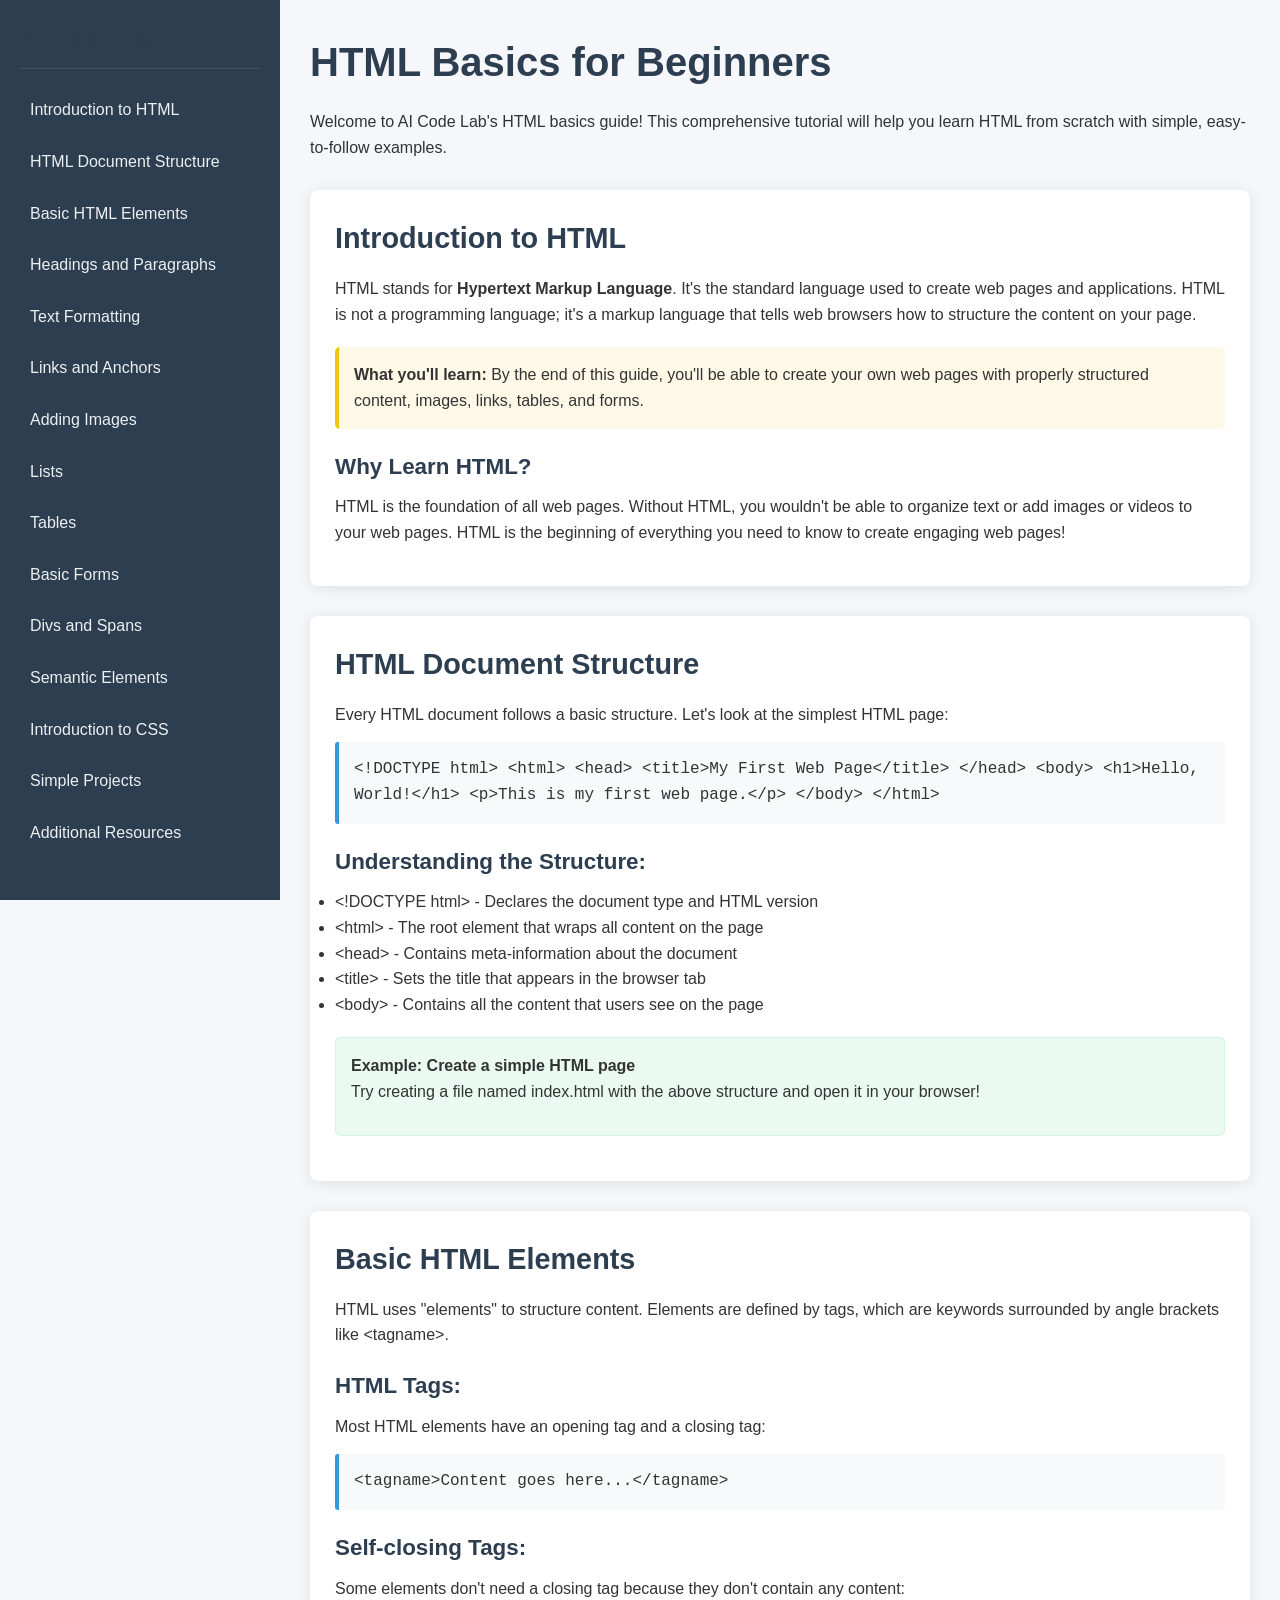
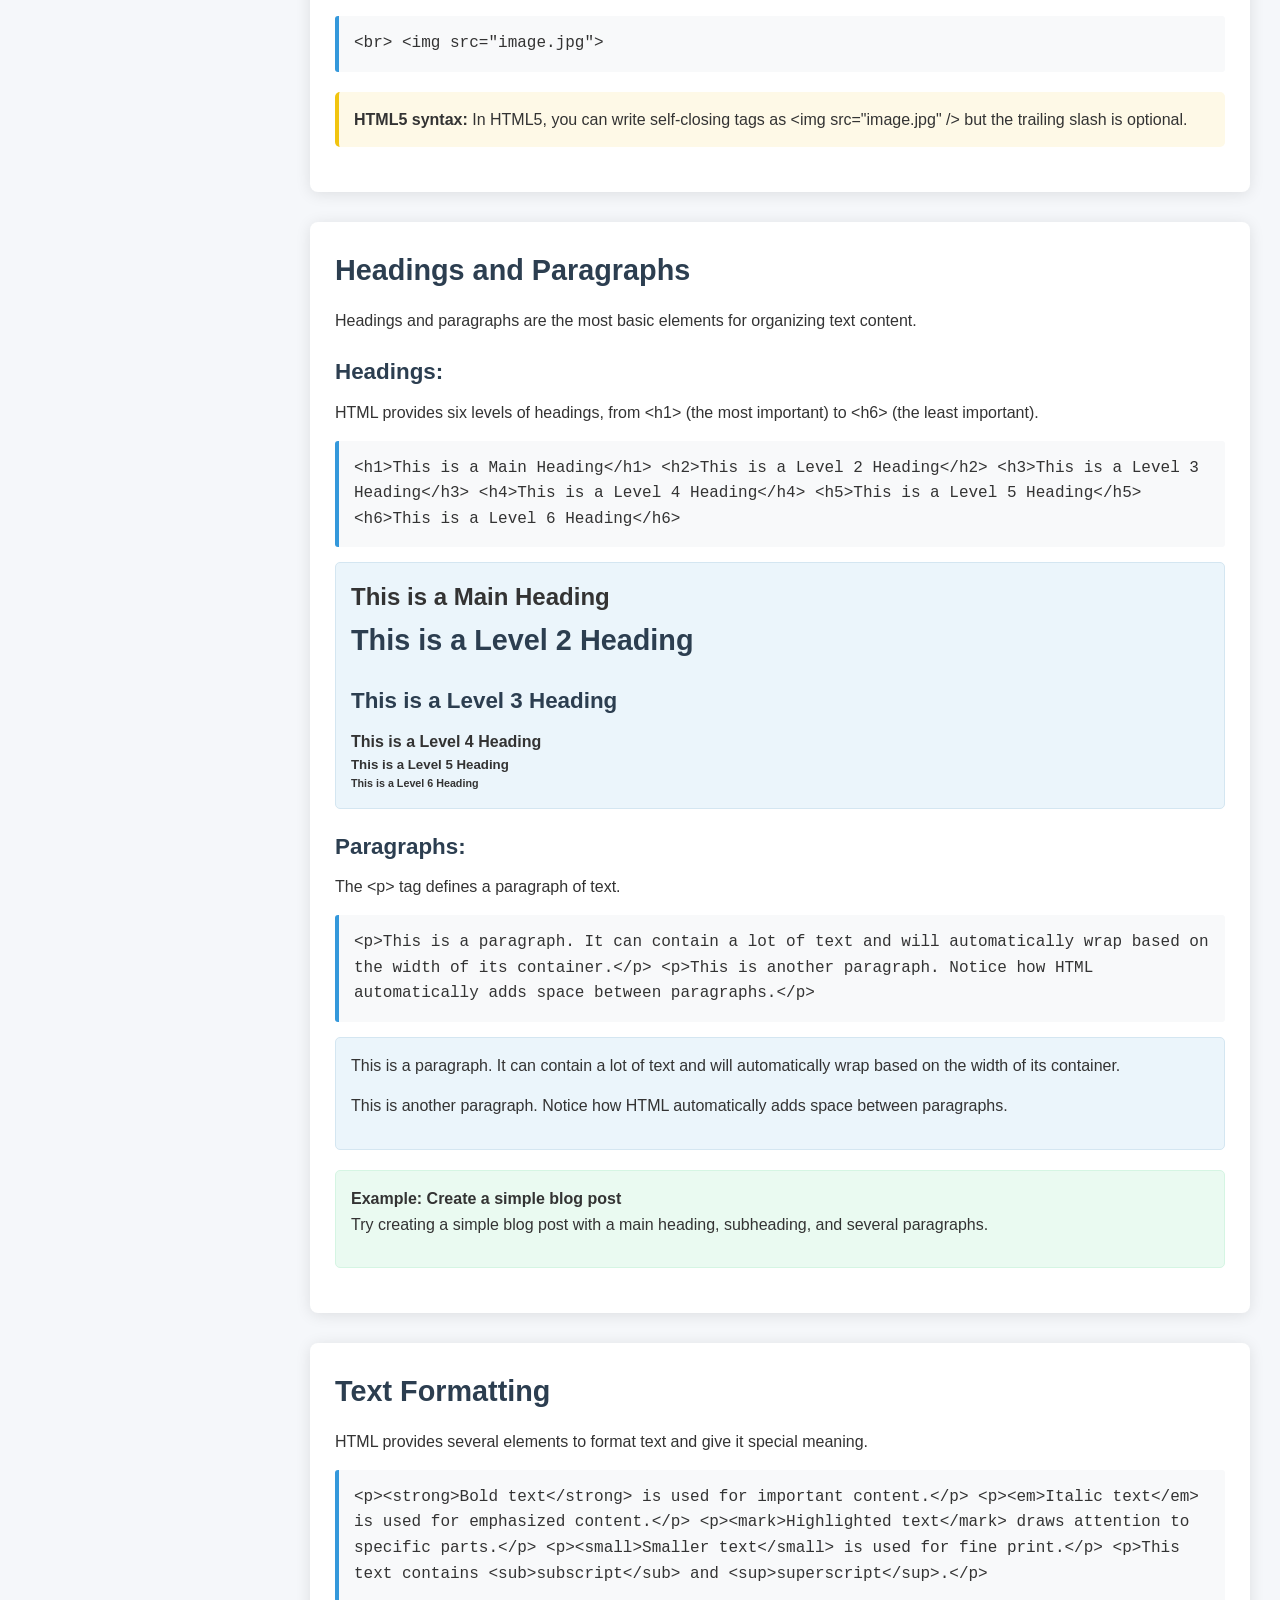
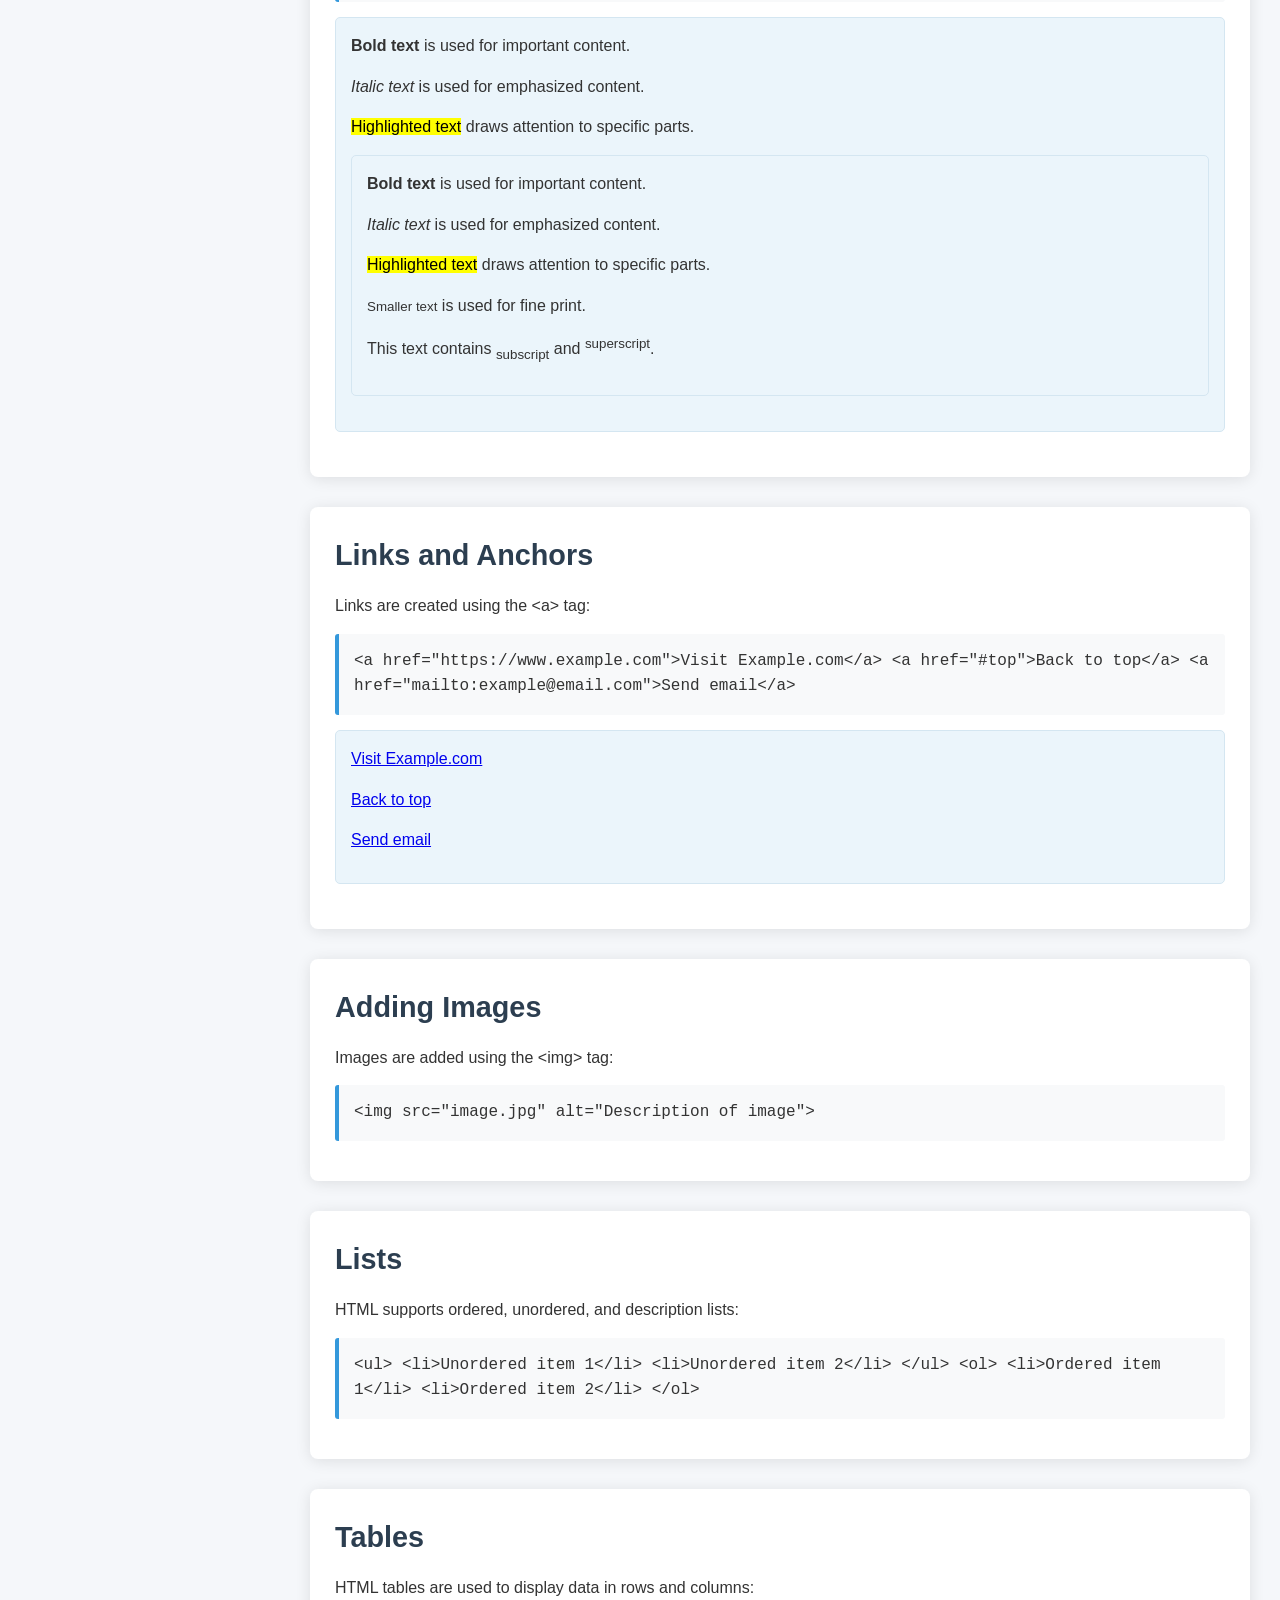
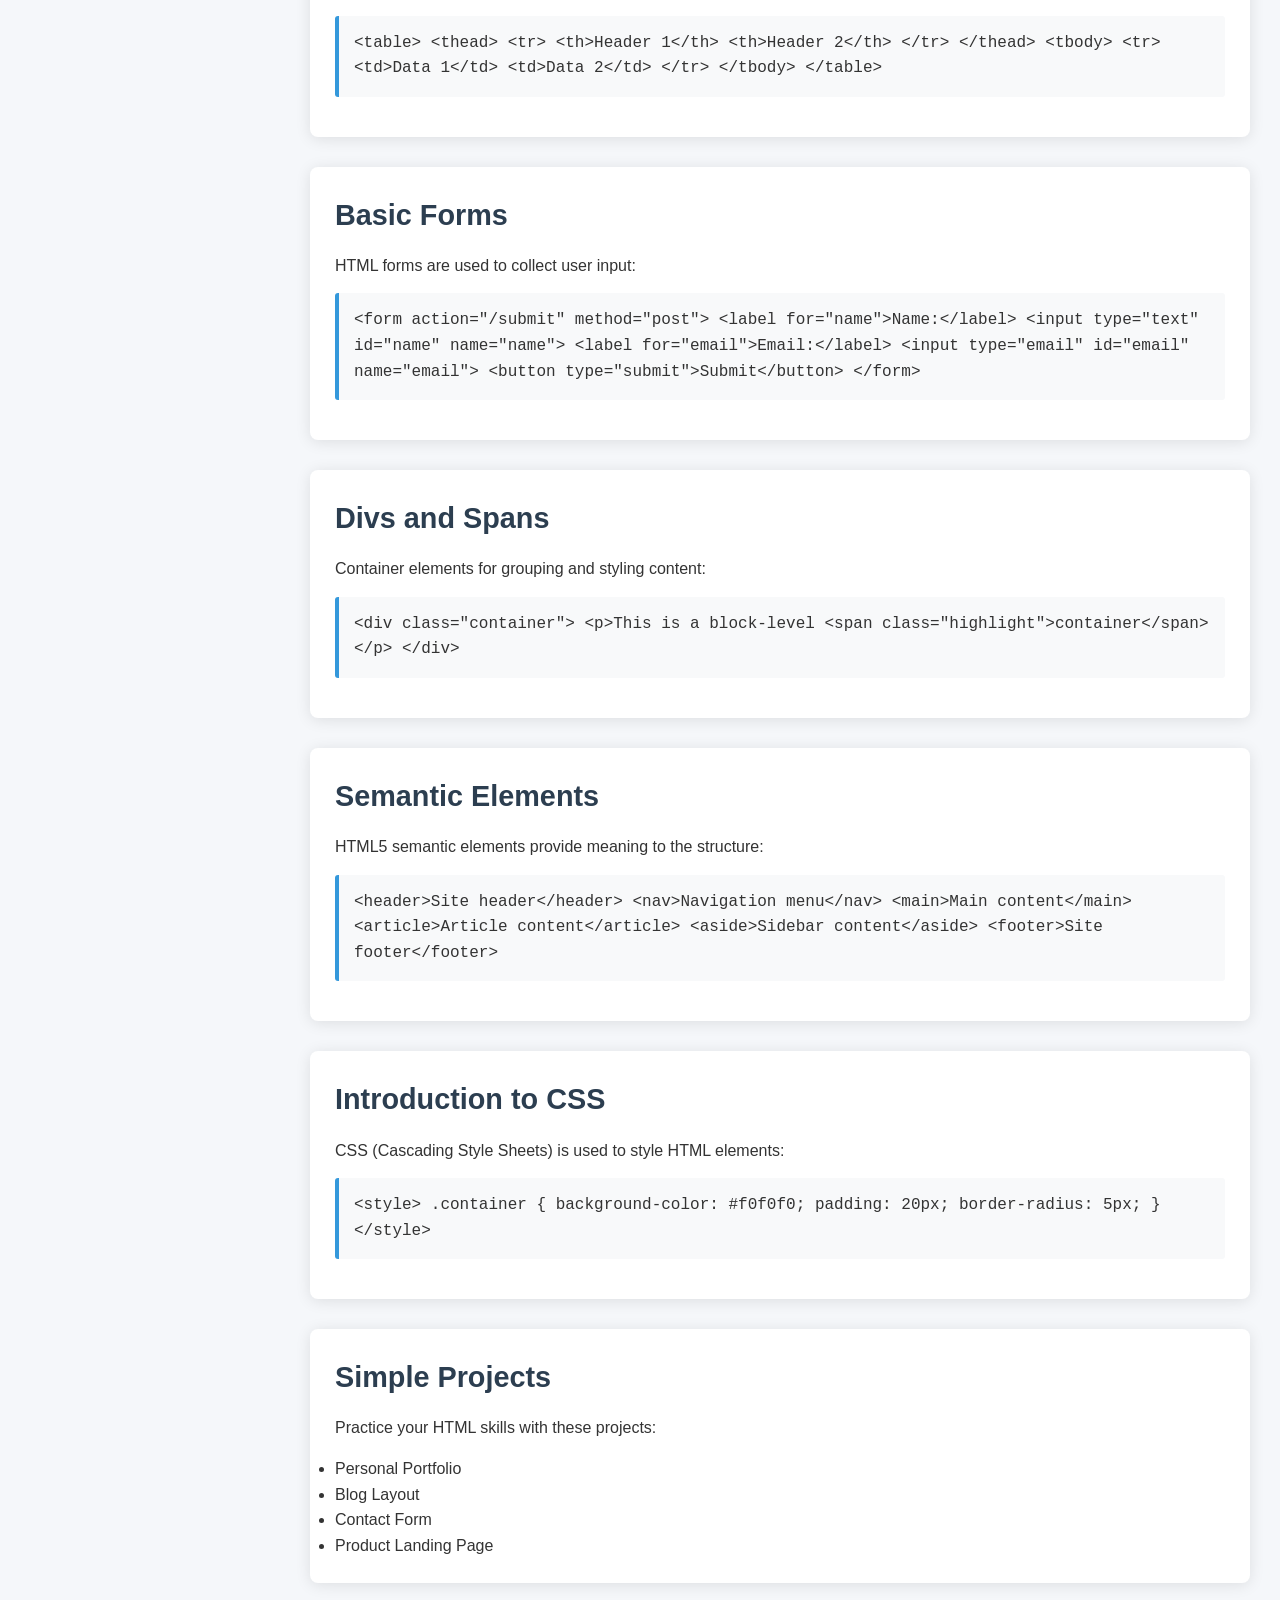
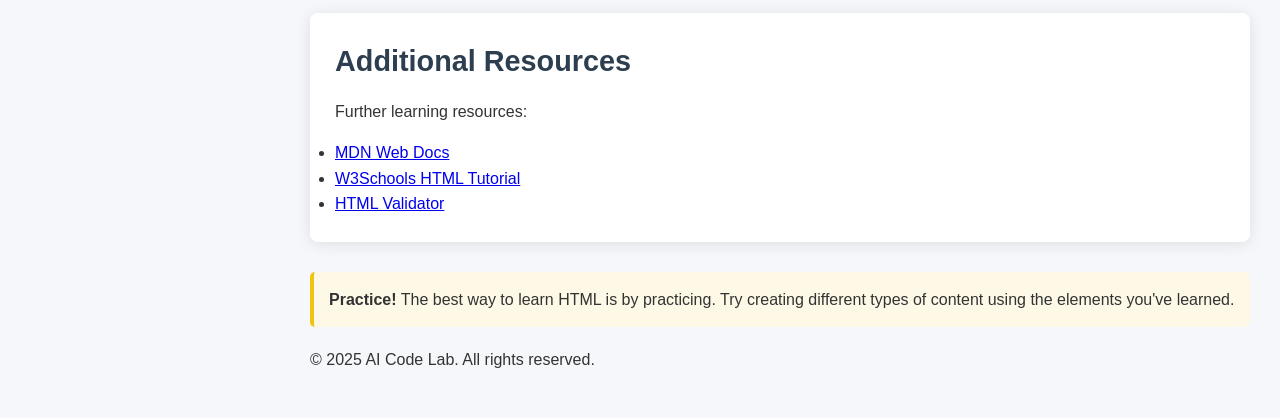
<file: codelab-html.html>
<!DOCTYPE html>
<html lang="en">
<head>
    <meta charset="UTF-8">
    <meta name="viewport" content="width=device-width, initial-scale=1.0">
    <title>HTML Basics - AI Code Lab</title>
    <style>
        /* Reset and base styles */
        * {
            margin: 0;
            padding: 0;
            box-sizing: border-box;
            font-family: 'Segoe UI', Tahoma, Geneva, Verdana, sans-serif;
        }
        
        body {
            display: flex;
            min-height: 100vh;
            background-color: #f5f7fa;
            color: #333;
            line-height: 1.6;
        }
        :root {
            --primary-color: #3498db;
            --secondary-color: #2c3e50;
            --accent-color: #e74c3c;
            --text-color: #333;
            --light-bg: #f5f5f5;
            --code-bg: #f0f0f0;
            --border-radius: 8px;
            --box-shadow: 0 2px 5px rgba(0,0,0,0.1);
        }

        
        /* Sidebar styles */
        .sidebar {
            width: 280px;
            background: #2c3e50;
            padding: 20px;
            color: white;
            overflow-y: auto;
            position: fixed;
            height: 100vh;
            transition: transform 0.3s ease;
        }
        
        .sidebar h2 {
            font-size: 1.5rem;
            margin-bottom: 20px;
            padding-bottom: 10px;
            border-bottom: 1px solid #3d5566;
        }
        
        .sidebar ul {
            list-style: none;
        }
        
        .sidebar ul li {
            margin-bottom: 10px;
        }
        
        .sidebar ul li a {
            color: #ecf0f1;
            text-decoration: none;
            display: block;
            padding: 8px 10px;
            border-radius: 5px;
            transition: all 0.2s ease;
        }
        
        .sidebar ul li a:hover {
            background: #34495e;
            transform: translateX(5px);
        }
        
        /* Main content styles */
        .main-content {
            flex: 1;
            padding: 30px;
            margin-left: 280px;
            max-width: 1200px;
        }
        
        header {
            margin-bottom: 30px;
        }
        
        header h1 {
            font-size: 2.5rem;
            color: #2c3e50;
            margin-bottom: 15px;
        }
        
        section {
            background: white;
            padding: 25px;
            border-radius: 8px;
            box-shadow: 0 2px 15px rgba(0, 0, 0, 0.1);
            margin-bottom: 30px;
        }
        
        h2 {
            font-size: 1.8rem;
            color: #2c3e50;
            margin-bottom: 15px;
        }
        
        h3 {
            font-size: 1.4rem;
            color: #2c3e50;
            margin: 20px 0 10px;
        }
        
        p {
            margin-bottom: 15px;
        }
        
        .code-block {
            background: #f8f9fa;
            border-left: 4px solid #3498db;
            padding: 15px;
            margin: 15px 0;
            border-radius: 3px;
            overflow-x: auto;
            font-family: 'Courier New', Courier, monospace;
        }
        
        .example {
            background: #eafaf1;
            padding: 15px;
            border-radius: 5px;
            margin: 20px 0;
            border: 1px solid #d5f5e3;
        }
        
        .result {
            background: #ebf5fb;
            padding: 15px;
            border-radius: 5px;
            margin: 10px 0 20px;
            border: 1px solid #d4e6f1;
        }
        
        .tip {
            background: #fef9e7;
            padding: 15px;
            border-radius: 5px;
            margin: 20px 0;
            border-left: 4px solid #f1c40f;
        }
        
        .mobile-menu {
            display: none;
            background: #2c3e50;
            color: white;
            padding: 15px;
            text-align: center;
            cursor: pointer;
        }
        
        
        /* Responsive design */
        @media (max-width: 992px) {
            .sidebar {
                transform: translateX(-100%);
                z-index: 1000;
            }
            
            .sidebar.active {
                transform: translateX(0);
            }
            
            .main-content {
                margin-left: 0;
                width: 100%;
            }
            
            .mobile-menu {
                display: block;
                position: fixed;
                width: 100%;
                top: 0;
                z-index: 999;
            }
            
            body {
                padding-top: 50px;
            }
        }
        
        /* Button styles */
        .btn {
            display: inline-block;
            background: #3498db;
            color: white;
            padding: 10px 15px;
            border-radius: 5px;
            text-decoration: none;
            transition: background 0.3s ease;
        }
        
        .btn:hover {
            background: #2980b9;
        }
        
        /* Table styles */
        table {
            width: 100%;
            border-collapse: collapse;
            margin: 20px 0;
        }
        
        table, th, td {
            border: 1px solid #ddd;
        }
        
        th, td {
            padding: 12px;
            text-align: left;
        }
        
        th {
            background-color: #f2f2f2;
        }
        
        tr:hover {
            background-color: #f5f5f5;
        }
       
    </style>
</head>
<body>
    
    <!-- Mobile Menu Button -->
    <div class="mobile-menu">
        <span>☰ Menu</span>
    </div>

    <!-- Sidebar -->
    <div class="sidebar">
        <h2>AI Code Lab</h2>
        <ul>
            <li><a href="#intro">Introduction to HTML</a></li>
            <li><a href="#structure">HTML Document Structure</a></li>
            <li><a href="#elements">Basic HTML Elements</a></li>
            <li><a href="#headings">Headings and Paragraphs</a></li>
            <li><a href="#formatting">Text Formatting</a></li>
            <li><a href="#links">Links and Anchors</a></li>
            <li><a href="#images">Adding Images</a></li>
            <li><a href="#lists">Lists</a></li>
            <li><a href="#tables">Tables</a></li>
            <li><a href="#forms">Basic Forms</a></li>
            <li><a href="#divs">Divs and Spans</a></li>
            <li><a href="#semantics">Semantic Elements</a></li>
            <li><a href="#css-intro">Introduction to CSS</a></li>
            <li><a href="#projects">Simple Projects</a></li>
            <li><a href="#resources">Additional Resources</a></li>
        </ul>
    </div>

    <!-- Main Content -->
    <div class="main-content">
        <header>
            <h1>HTML Basics for Beginners</h1>
            <p>Welcome to AI Code Lab's HTML basics guide! This comprehensive tutorial will help you learn HTML from scratch with simple, easy-to-follow examples.</p>
        </header>

        <section id="intro">
            <h2>Introduction to HTML</h2>
            <p>HTML stands for <strong>Hypertext Markup Language</strong>. It's the standard language used to create web pages and applications. HTML is not a programming language; it's a markup language that tells web browsers how to structure the content on your page.</p>
            
            <div class="tip">
                <strong>What you'll learn:</strong> By the end of this guide, you'll be able to create your own web pages with properly structured content, images, links, tables, and forms.
            </div>
            
            <h3>Why Learn HTML?</h3>
            <p>HTML is the foundation of all web pages. Without HTML, you wouldn't be able to organize text or add images or videos to your web pages. HTML is the beginning of everything you need to know to create engaging web pages!</p>
        </section>

        <section id="structure">
            <h2>HTML Document Structure</h2>
            <p>Every HTML document follows a basic structure. Let's look at the simplest HTML page:</p>
            
            <div class="code-block">
&lt;!DOCTYPE html&gt;
&lt;html&gt;
    &lt;head&gt;
        &lt;title&gt;My First Web Page&lt;/title&gt;
    &lt;/head&gt;
    &lt;body&gt;
        &lt;h1&gt;Hello, World!&lt;/h1&gt;
        &lt;p&gt;This is my first web page.&lt;/p&gt;
    &lt;/body&gt;
&lt;/html&gt;
            </div>
            
            <h3>Understanding the Structure:</h3>
            <ul>
                <li><code>&lt;!DOCTYPE html&gt;</code> - Declares the document type and HTML version</li>
                <li><code>&lt;html&gt;</code> - The root element that wraps all content on the page</li>
                <li><code>&lt;head&gt;</code> - Contains meta-information about the document</li>
                <li><code>&lt;title&gt;</code> - Sets the title that appears in the browser tab</li>
                <li><code>&lt;body&gt;</code> - Contains all the content that users see on the page</li>
            </ul>
            
            <div class="example">
                <h4>Example: Create a simple HTML page</h4>
                <p>Try creating a file named <code>index.html</code> with the above structure and open it in your browser!</p>
            </div>
        </section>

        <section id="elements">
            <h2>Basic HTML Elements</h2>
            <p>HTML uses "elements" to structure content. Elements are defined by tags, which are keywords surrounded by angle brackets like <code>&lt;tagname&gt;</code>.</p>
            
            <h3>HTML Tags:</h3>
            <p>Most HTML elements have an opening tag and a closing tag:</p>
            <div class="code-block">
&lt;tagname&gt;Content goes here...&lt;/tagname&gt;
            </div>
            
            <h3>Self-closing Tags:</h3>
            <p>Some elements don't need a closing tag because they don't contain any content:</p>
            <div class="code-block">
&lt;br&gt;
&lt;img src="image.jpg"&gt;
            </div>
            
            <div class="tip">
                <strong>HTML5 syntax:</strong> In HTML5, you can write self-closing tags as <code>&lt;img src="image.jpg" /&gt;</code> but the trailing slash is optional.
            </div>
        </section>

        <section id="headings">
            <h2>Headings and Paragraphs</h2>
            <p>Headings and paragraphs are the most basic elements for organizing text content.</p>
            
            <h3>Headings:</h3>
            <p>HTML provides six levels of headings, from <code>&lt;h1&gt;</code> (the most important) to <code>&lt;h6&gt;</code> (the least important).</p>
            
            <div class="code-block">
&lt;h1&gt;This is a Main Heading&lt;/h1&gt;
&lt;h2&gt;This is a Level 2 Heading&lt;/h2&gt;
&lt;h3&gt;This is a Level 3 Heading&lt;/h3&gt;
&lt;h4&gt;This is a Level 4 Heading&lt;/h4&gt;
&lt;h5&gt;This is a Level 5 Heading&lt;/h5&gt;
&lt;h6&gt;This is a Level 6 Heading&lt;/h6&gt;
            </div>
            
            <div class="result">
                <h1 style="margin-top:0;">This is a Main Heading</h1>
                <h2>This is a Level 2 Heading</h2>
                <h3>This is a Level 3 Heading</h3>
                <h4>This is a Level 4 Heading</h4>
                <h5>This is a Level 5 Heading</h5>
                <h6>This is a Level 6 Heading</h6>
            </div>
            
            <h3>Paragraphs:</h3>
            <p>The <code>&lt;p&gt;</code> tag defines a paragraph of text.</p>
            
            <div class="code-block">
&lt;p&gt;This is a paragraph. It can contain a lot of text and will automatically wrap based on the width of its container.&lt;/p&gt;
&lt;p&gt;This is another paragraph. Notice how HTML automatically adds space between paragraphs.&lt;/p&gt;
            </div>
            
            <div class="result">
                <p>This is a paragraph. It can contain a lot of text and will automatically wrap based on the width of its container.</p>
                <p>This is another paragraph. Notice how HTML automatically adds space between paragraphs.</p>
            </div>
            
            <div class="example">
                <h4>Example: Create a simple blog post</h4>
                <p>Try creating a simple blog post with a main heading, subheading, and several paragraphs.</p>
            </div>
        </section>

        <section id="formatting">
            <h2>Text Formatting</h2>
            <p>HTML provides several elements to format text and give it special meaning.</p>
            
            <div class="code-block">
&lt;p&gt;&lt;strong&gt;Bold text&lt;/strong&gt; is used for important content.&lt;/p&gt;
&lt;p&gt;&lt;em&gt;Italic text&lt;/em&gt; is used for emphasized content.&lt;/p&gt;
&lt;p&gt;&lt;mark&gt;Highlighted text&lt;/mark&gt; draws attention to specific parts.&lt;/p&gt;
&lt;p&gt;&lt;small&gt;Smaller text&lt;/small&gt; is used for fine print.&lt;/p&gt;
&lt;p&gt;This text contains &lt;sub&gt;subscript&lt;/sub&gt; and &lt;sup&gt;superscript&lt;/sup&gt;.&lt;/p&gt;
            </div>
            
            <div class="result">
                <p><strong>Bold text</strong> is used for important content.</p>
                <p><em>Italic text</em> is used for emphasized content.</p>
                <p><mark>Highlighted text</mark> draws attention to specific parts.</p>
                <div class="result">
                    <p><strong>Bold text</strong> is used for important content.</p>
                    <p><em>Italic text</em> is used for emphasized content.</p>
                    <p><mark>Highlighted text</mark> draws attention to specific parts.</p>
                    <p><small>Smaller text</small> is used for fine print.</p>
                    <p>This text contains <sub>subscript</sub> and <sup>superscript</sup>.</p>
                </div>
            </section>
    
            <section id="links">
                <h2>Links and Anchors</h2>
                <p>Links are created using the <code>&lt;a&gt;</code> tag:</p>
                
                <div class="code-block">
    &lt;a href="https://www.example.com"&gt;Visit Example.com&lt;/a&gt;
    &lt;a href="#top"&gt;Back to top&lt;/a&gt;
    &lt;a href="mailto:example@email.com"&gt;Send email&lt;/a&gt;
                </div>
                
                <div class="result">
                    <p><a href="https://www.example.com">Visit Example.com</a></p>
                    <p><a href="#top">Back to top</a></p>
                    <p><a href="mailto:example@email.com">Send email</a></p>
                </div>
            </section>
    
            <section id="images">
                <h2>Adding Images</h2>
                <p>Images are added using the <code>&lt;img&gt;</code> tag:</p>
                
                <div class="code-block">
    &lt;img src="image.jpg" alt="Description of image"&gt;
                </div>
            </section>
    
            <section id="lists">
                <h2>Lists</h2>
                <p>HTML supports ordered, unordered, and description lists:</p>
                
                <div class="code-block">
    &lt;ul&gt;
        &lt;li&gt;Unordered item 1&lt;/li&gt;
        &lt;li&gt;Unordered item 2&lt;/li&gt;
    &lt;/ul&gt;
    
    &lt;ol&gt;
        &lt;li&gt;Ordered item 1&lt;/li&gt;
        &lt;li&gt;Ordered item 2&lt;/li&gt;
    &lt;/ol&gt;
                </div>
            </section>
    
<!-- Add these sections before the footer -->
<section id="tables">
    <h2>Tables</h2>
    <p>HTML tables are used to display data in rows and columns:</p>
    
    <div class="code-block">
&lt;table&gt;
    &lt;thead&gt;
        &lt;tr&gt;
            &lt;th&gt;Header 1&lt;/th&gt;
            &lt;th&gt;Header 2&lt;/th&gt;
        &lt;/tr&gt;
    &lt;/thead&gt;
    &lt;tbody&gt;
        &lt;tr&gt;
            &lt;td&gt;Data 1&lt;/td&gt;
            &lt;td&gt;Data 2&lt;/td&gt;
        &lt;/tr&gt;
    &lt;/tbody&gt;
&lt;/table&gt;
    </div>
</section>

<section id="forms">
    <h2>Basic Forms</h2>
    <p>HTML forms are used to collect user input:</p>
    
    <div class="code-block">
&lt;form action="/submit" method="post"&gt;
    &lt;label for="name"&gt;Name:&lt;/label&gt;
    &lt;input type="text" id="name" name="name"&gt;
    
    &lt;label for="email"&gt;Email:&lt;/label&gt;
    &lt;input type="email" id="email" name="email"&gt;
    
    &lt;button type="submit"&gt;Submit&lt;/button&gt;
&lt;/form&gt;
    </div>
</section>

<section id="divs">
    <h2>Divs and Spans</h2>
    <p>Container elements for grouping and styling content:</p>
    
    <div class="code-block">
&lt;div class="container"&gt;
    &lt;p&gt;This is a block-level &lt;span class="highlight"&gt;container&lt;/span&gt;&lt;/p&gt;
&lt;/div&gt;
    </div>
</section>

<section id="semantics">
    <h2>Semantic Elements</h2>
    <p>HTML5 semantic elements provide meaning to the structure:</p>
    
    <div class="code-block">
&lt;header&gt;Site header&lt;/header&gt;
&lt;nav&gt;Navigation menu&lt;/nav&gt;
&lt;main&gt;Main content&lt;/main&gt;
&lt;article&gt;Article content&lt;/article&gt;
&lt;aside&gt;Sidebar content&lt;/aside&gt;
&lt;footer&gt;Site footer&lt;/footer&gt;
    </div>
</section>

<section id="css-intro">
    <h2>Introduction to CSS</h2>
    <p>CSS (Cascading Style Sheets) is used to style HTML elements:</p>
    
    <div class="code-block">
&lt;style&gt;
    .container {
        background-color: #f0f0f0;
        padding: 20px;
        border-radius: 5px;
    }
&lt;/style&gt;
    </div>
</section>

<section id="projects">
    <h2>Simple Projects</h2>
    <p>Practice your HTML skills with these projects:</p>
    <ul>
        <li>Personal Portfolio</li>
        <li>Blog Layout</li>
        <li>Contact Form</li>
        <li>Product Landing Page</li>
    </ul>
</section>

<section id="resources">
    <h2>Additional Resources</h2>
    <p>Further learning resources:</p>
    <ul>
        <li><a href="https://developer.mozilla.org/en-US/docs/Web/HTML">MDN Web Docs</a></li>
        <li><a href="https://www.w3schools.com/html/">W3Schools HTML Tutorial</a></li>
        <li><a href="https://validator.w3.org/">HTML Validator</a></li>
    </ul>
</section>

            <footer>
                <div class="tip">
                    <strong>Practice!</strong> The best way to learn HTML is by practicing. Try creating different types of content using the elements you've learned.
                </div>
                <p>&copy; 2025 AI Code Lab. All rights reserved.</p>



            </footer>
        </div>
    
        <script>
            // Mobile menu toggle
            document.querySelector('.mobile-menu').addEventListener('click', function() {
                document.querySelector('.sidebar').classList.toggle('active');
            });
    
            // Smooth scroll for anchor links
            document.querySelectorAll('a[href^="#"]').forEach(anchor => {
                anchor.addEventListener('click', function (e) {
                    e.preventDefault();
                    document.querySelector(this.getAttribute('href')).scrollIntoView({
                        behavior: 'smooth'
                    });
                });
            });
        </script>
    </body>
    </html>
</file>
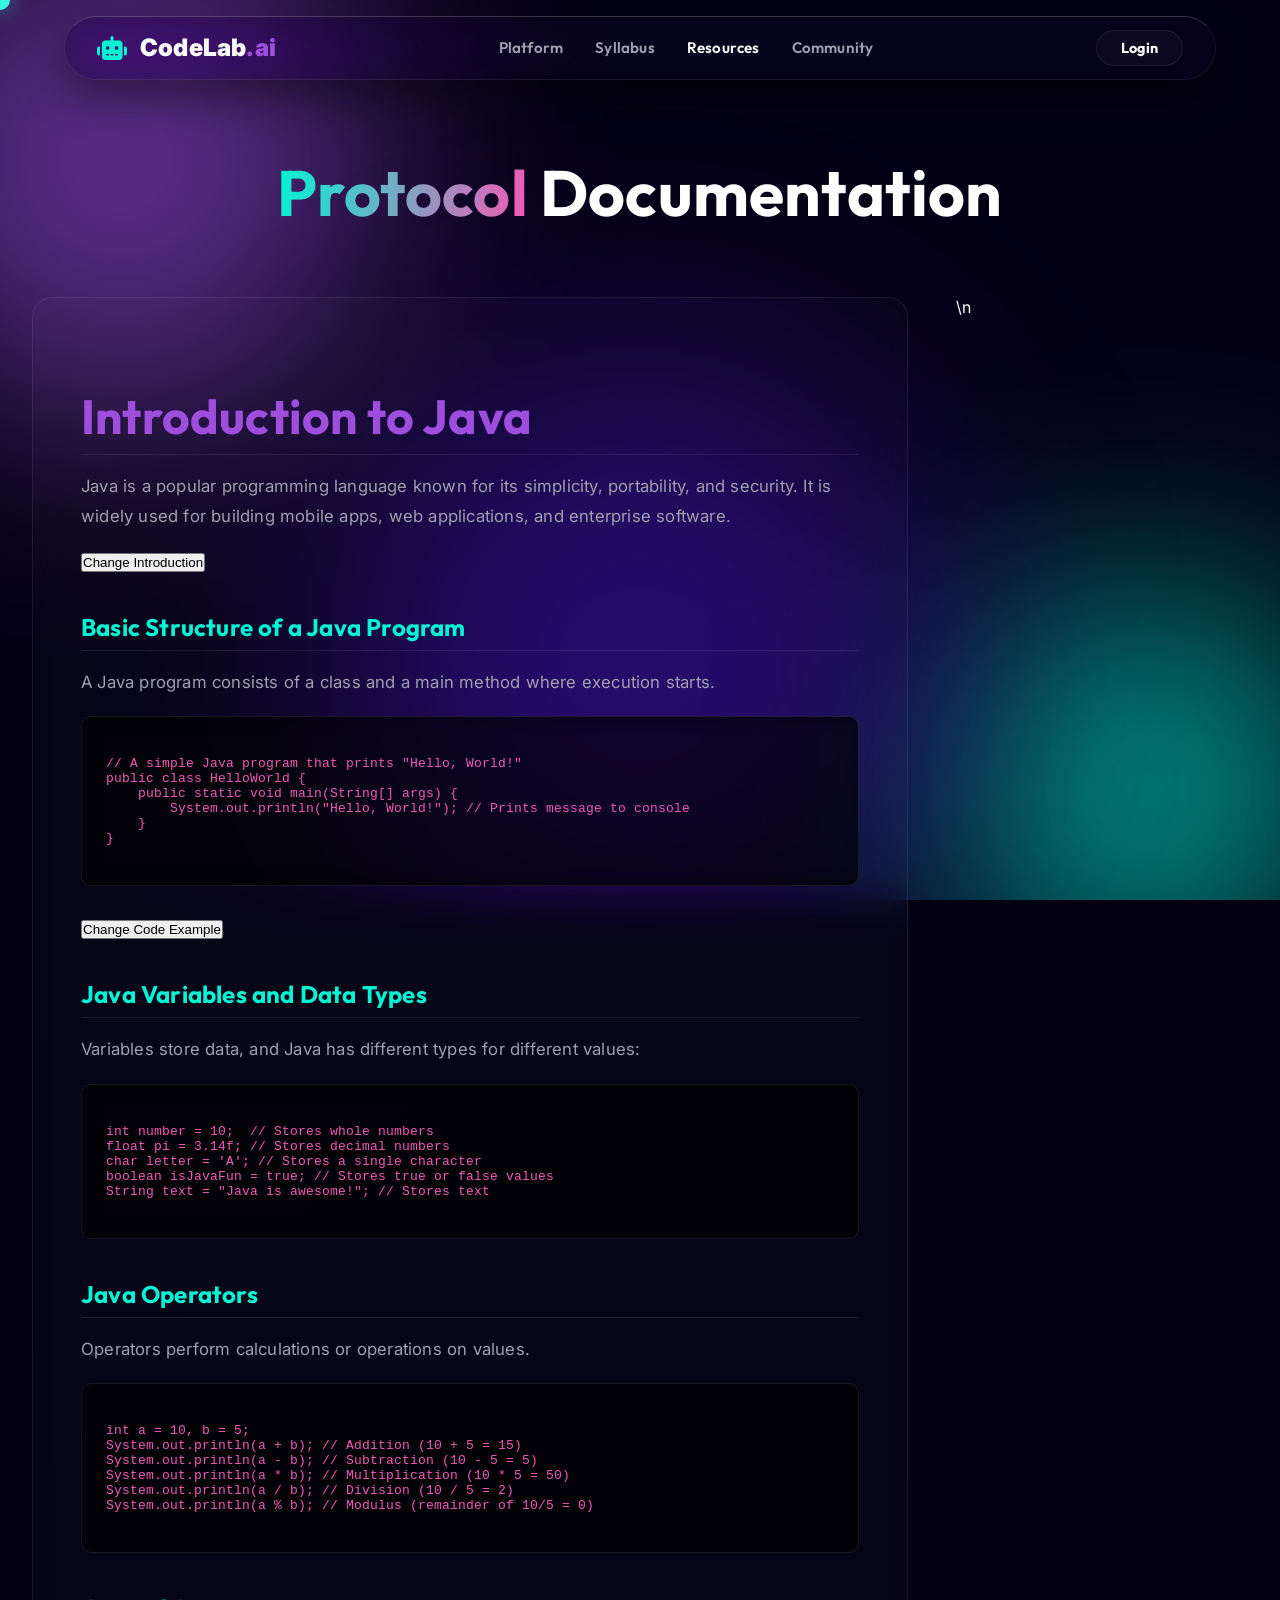
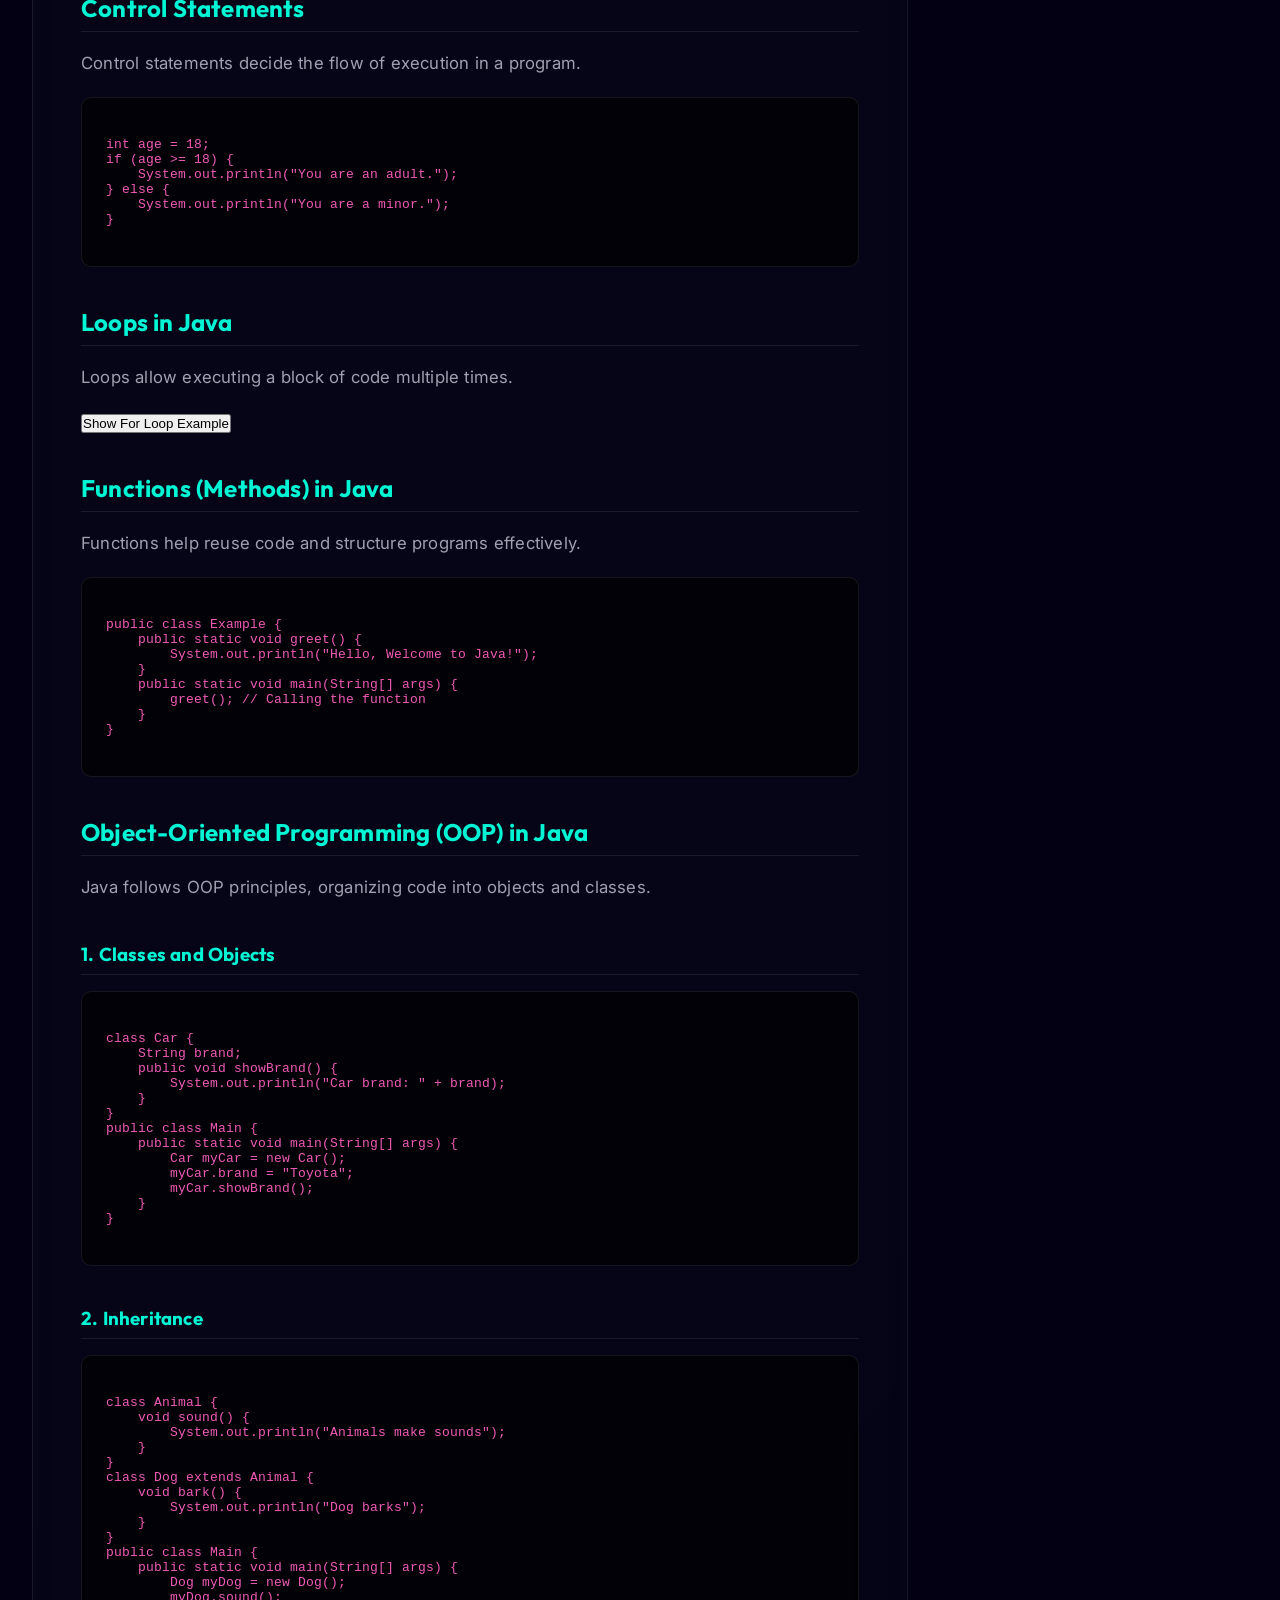
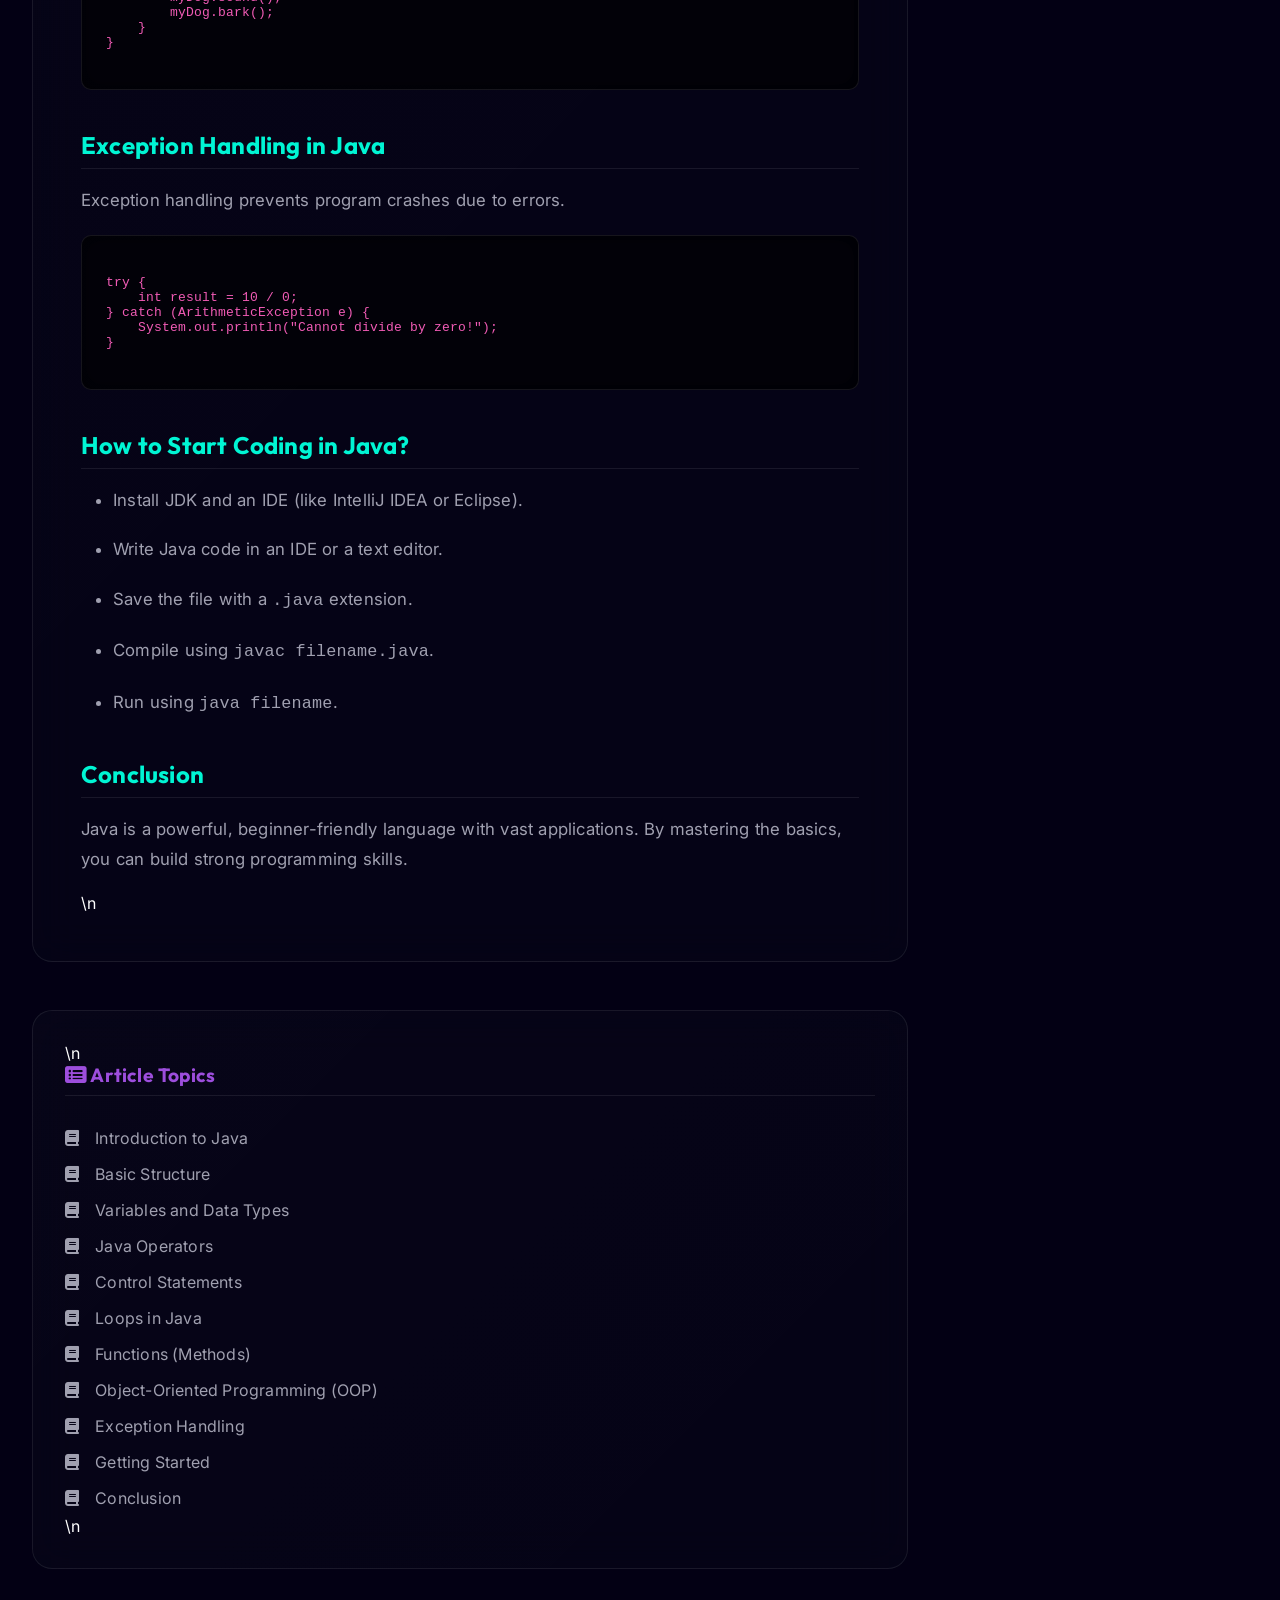
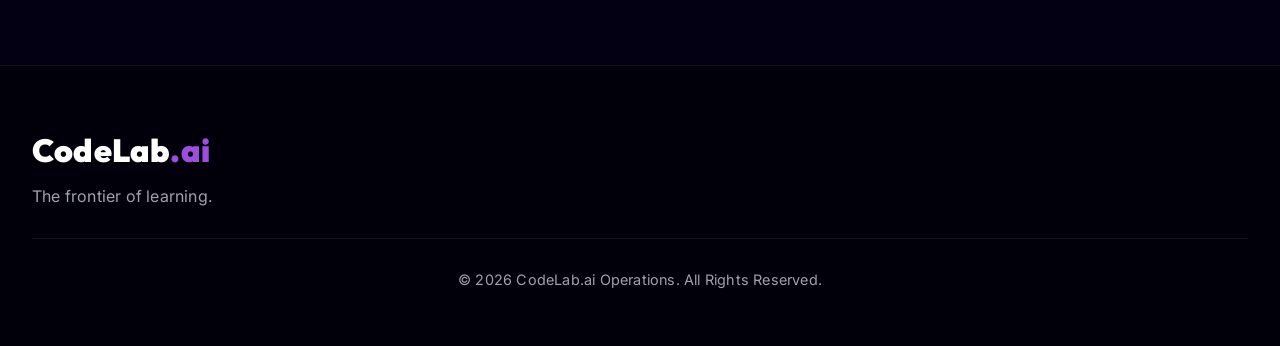
<file: codelab-java.html>
<!DOCTYPE html>
<html lang="en">
<head>
    <meta charset="UTF-8">
    <meta name="viewport" content="width=device-width, initial-scale=1.0">
    <title>Ai CodeLab - Core Documentation</title>
    <!-- Font Awesome -->
    <link rel="stylesheet" href="https://cdnjs.cloudflare.com/ajax/libs/font-awesome/6.4.0/css/all.min.css">
    <!-- Modern Styles -->
    <link rel="stylesheet" href="styles.css">
    <style>
        .study-grid {
            display: grid;
            grid-template-columns: 3fr 1fr;
            gap: 3rem;
            max-width: 1400px;
            margin: 0 auto;
        }

        .study-content {
            background: linear-gradient(135deg, rgba(255,255,255,0.02), rgba(255,255,255,0.01));
            border: 1px solid var(--glass-border);
            border-radius: 20px;
            padding: 3rem;
            backdrop-filter: blur(20px);
            color: var(--text-pure);
        }
        
        .study-content h1, .study-content h2, .study-content h3 {
            color: var(--secondary);
            margin-top: 2.5rem;
            margin-bottom: 1rem;
            border-bottom: 1px solid var(--glass-border);
            padding-bottom: 0.5rem;
        }
        
        .study-content h1 {
            color: var(--primary);
            font-size: 3rem;
        }

        .study-content p, .study-content li {
            margin-bottom: 1.2rem;
            color: var(--text-muted);
            line-height: 1.8;
            font-size: 1.05rem;
        }

        .study-content ul, .study-content ol {
            margin-left: 2rem;
            margin-bottom: 2rem;
        }

        .study-content pre {
            background: rgba(0,0,0,0.6);
            border: 1px solid var(--glass-border);
            padding: 1.5rem;
            border-radius: 10px;
            overflow-x: auto;
            margin-bottom: 2rem;
            color: var(--accent);
            font-family: monospace;
            box-shadow: inset 0 0 20px rgba(0,0,0,0.5);
        }

        .study-sidebar {
            background: linear-gradient(135deg, rgba(255,255,255,0.02), rgba(255,255,255,0.01));
            border: 1px solid var(--glass-border);
            border-radius: 20px;
            padding: 2rem;
            backdrop-filter: blur(20px);
            position: sticky;
            top: 100px;
            height: fit-content;
        }

        .study-sidebar h2 {
            color: var(--primary);
            margin-bottom: 1.5rem;
            border-bottom: 1px solid var(--glass-border);
            padding-bottom: 0.5rem;
            font-size: 1.2rem;
        }

        .study-sidebar a {
            display: flex;
            align-items: center;
            gap: 1rem;
            padding: 0.5rem 0;
            color: var(--text-muted);
            transition: all 0.3s;
        }

        .study-sidebar a:hover {
            color: var(--secondary);
            transform: translateX(5px);
        }

        @media (max-width: 900px) {
            .study-grid { grid-template-columns: 1fr; }
            .study-sidebar { position: relative; top: 0; }
        }
    </style>
</head>
<body>

    <!-- Custom Cursor -->
    <div id="custom-cursor"></div>

    <!-- Animated Mesh Gradient Background -->
    <div class="mesh-bg">
        <div class="blob blob-1"></div>
        <div class="blob blob-2"></div>
        <div class="blob blob-3"></div>
    </div>

    <!-- Modern Extreme Navbar -->
    <nav>
        <div class="logo-container">
            <i class="fas fa-robot"></i>
            <span>CodeLab<span style="color:var(--primary)">.ai</span></span>
        </div>
        <div class="nav-links">
            <a href="index.html">Platform</a>
            <a href="courses.html">Syllabus</a>
            <a href="study.html" class="active">Resources</a>
            <a href="join.html">Community</a>
        </div>
        <div style="display:flex;gap:10px;">
            <a href="login.html" class="magnetic-btn" style="padding: 0.5rem 1.5rem; font-size: 0.9rem;"><span>Login</span></a>
        </div>
    </nav>

    <!-- Page Title Header -->
    <header style="margin-top: 120px; text-align: center; padding: 2rem;">
        <h1 class="hover-target" style="font-size: clamp(2.5rem, 5vw, 4rem);"><span class="gradient-text">Protocol</span> Documentation</h1>
    </header>

    <main style="padding: 2rem;">
        <div class="study-grid">
            <div class="study-content reveal hover-target" data-tilt>
<h1 id="introduction">Introduction to Java</h1>
                <p id="intro">Java is a popular programming language known for its simplicity, portability, and security. It is widely used for building mobile apps, web applications, and enterprise software.</p>
                <button onclick="changeIntro()">Change Introduction</button>
                
                <h2 id="basic-structure">Basic Structure of a Java Program</h2>
                <p>A Java program consists of a class and a main method where execution starts.</p>
                <pre><code id="codeSample">
// A simple Java program that prints "Hello, World!"
public class HelloWorld {
    public static void main(String[] args) {
        System.out.println("Hello, World!"); // Prints message to console
    }
}
                </code></pre>
                <button onclick="changeCode()">Change Code Example</button>
                
                <h2 id="variables-datatypes">Java Variables and Data Types</h2>
                <p>Variables store data, and Java has different types for different values:</p>
                <pre><code>
int number = 10;  // Stores whole numbers
float pi = 3.14f; // Stores decimal numbers
char letter = 'A'; // Stores a single character
boolean isJavaFun = true; // Stores true or false values
String text = "Java is awesome!"; // Stores text
                </code></pre>
                
                <h2 id="operators">Java Operators</h2>
                <p>Operators perform calculations or operations on values.</p>
                <pre><code>
int a = 10, b = 5;
System.out.println(a + b); // Addition (10 + 5 = 15)
System.out.println(a - b); // Subtraction (10 - 5 = 5)
System.out.println(a * b); // Multiplication (10 * 5 = 50)
System.out.println(a / b); // Division (10 / 5 = 2)
System.out.println(a % b); // Modulus (remainder of 10/5 = 0)
                </code></pre>
                
                <h2 id="control-statements">Control Statements</h2>
                <p>Control statements decide the flow of execution in a program.</p>
                <pre><code>
int age = 18;
if (age >= 18) { 
    System.out.println("You are an adult.");
} else {
    System.out.println("You are a minor.");
}
                </code></pre>
                
                <h2 id="loops">Loops in Java</h2>
                <p>Loops allow executing a block of code multiple times.</p>
                <button onclick="showLoop()">Show For Loop Example</button>
                <pre id="loopExample" style="display:none;"><code>
for (int i = 1; i <= 5; i++) {
    System.out.println("Iteration: " + i);
}
                </code></pre>
                
                <h2 id="functions">Functions (Methods) in Java</h2>
                <p>Functions help reuse code and structure programs effectively.</p>
                <pre><code>
public class Example {
    public static void greet() {
        System.out.println("Hello, Welcome to Java!");
    }
    public static void main(String[] args) {
        greet(); // Calling the function
    }
}
                </code></pre>
                
                <h2 id="oop">Object-Oriented Programming (OOP) in Java</h2>
                <p>Java follows OOP principles, organizing code into objects and classes.</p>
                <h3>1. Classes and Objects</h3>
                <pre><code>
class Car {
    String brand; 
    public void showBrand() {
        System.out.println("Car brand: " + brand);
    }
}
public class Main {
    public static void main(String[] args) {
        Car myCar = new Car();
        myCar.brand = "Toyota";
        myCar.showBrand();
    }
}
                </code></pre>
                
                <h3>2. Inheritance</h3>
                <pre><code>
class Animal {
    void sound() {
        System.out.println("Animals make sounds");
    }
}
class Dog extends Animal {
    void bark() {
        System.out.println("Dog barks");
    }
}
public class Main {
    public static void main(String[] args) {
        Dog myDog = new Dog();
        myDog.sound();
        myDog.bark();
    }
}
                </code></pre>
                
                <h2 id="exception-handling">Exception Handling in Java</h2>
                <p>Exception handling prevents program crashes due to errors.</p>
                <pre><code>
try {
    int result = 10 / 0; 
} catch (ArithmeticException e) {
    System.out.println("Cannot divide by zero!");
}
                </code></pre>
                
                <h2 id="getting-started">How to Start Coding in Java?</h2>
                <ul>
                    <li>Install JDK and an IDE (like IntelliJ IDEA or Eclipse).</li>
                    <li>Write Java code in an IDE or a text editor.</li>
                    <li>Save the file with a <code>.java</code> extension.</li>
                    <li>Compile using <code>javac filename.java</code>.</li>
                    <li>Run using <code>java filename</code>.</li>
                </ul>
                
                <h2 id="conclusion">Conclusion</h2>
                <p>Java is a powerful, beginner-friendly language with vast applications. By mastering the basics, you can build strong programming skills.</p>\n            </div>\n            <aside class="study-sidebar reveal">\n<h2><i class="fas fa-list-alt"></i> Article Topics</h2>
                <a href="#introduction"><i class="fas fa-book"></i> Introduction to Java</a>
                <a href="#basic-structure"><i class="fas fa-book"></i> Basic Structure</a>
                <a href="#variables-datatypes"><i class="fas fa-book"></i> Variables and Data Types</a>
                <a href="#operators"><i class="fas fa-book"></i> Java Operators</a>
                <a href="#control-statements"><i class="fas fa-book"></i> Control Statements</a>
                <a href="#loops"><i class="fas fa-book"></i> Loops in Java</a>
                <a href="#functions"><i class="fas fa-book"></i> Functions (Methods)</a>
                <a href="#oop"><i class="fas fa-book"></i> Object-Oriented Programming (OOP)</a>
                <a href="#exception-handling"><i class="fas fa-book"></i> Exception Handling</a>
                <a href="#getting-started"><i class="fas fa-book"></i> Getting Started</a>
                <a href="#conclusion"><i class="fas fa-book"></i> Conclusion</a>\n            </aside>
            </div>
        </div>
    </main>

    <!-- Footer -->
    <footer>
        <div class="footer-grid reveal">
            <div>
                <h2 class="footer-logo">CodeLab<span style="color:var(--primary)">.ai</span></h2>
                <p class="footer-p">The frontier of learning.</p>
            </div>
        </div>
        <div style="text-align: center; border-top: 1px solid var(--glass-border); padding-top: 2rem; margin-top:2rem; color:var(--text-muted); font-size: 0.9rem;">
            &copy; 2026 CodeLab.ai Operations. All Rights Reserved.
        </div>
    </footer>
    <script src="script.js"></script>
</body>
</html>
</file>
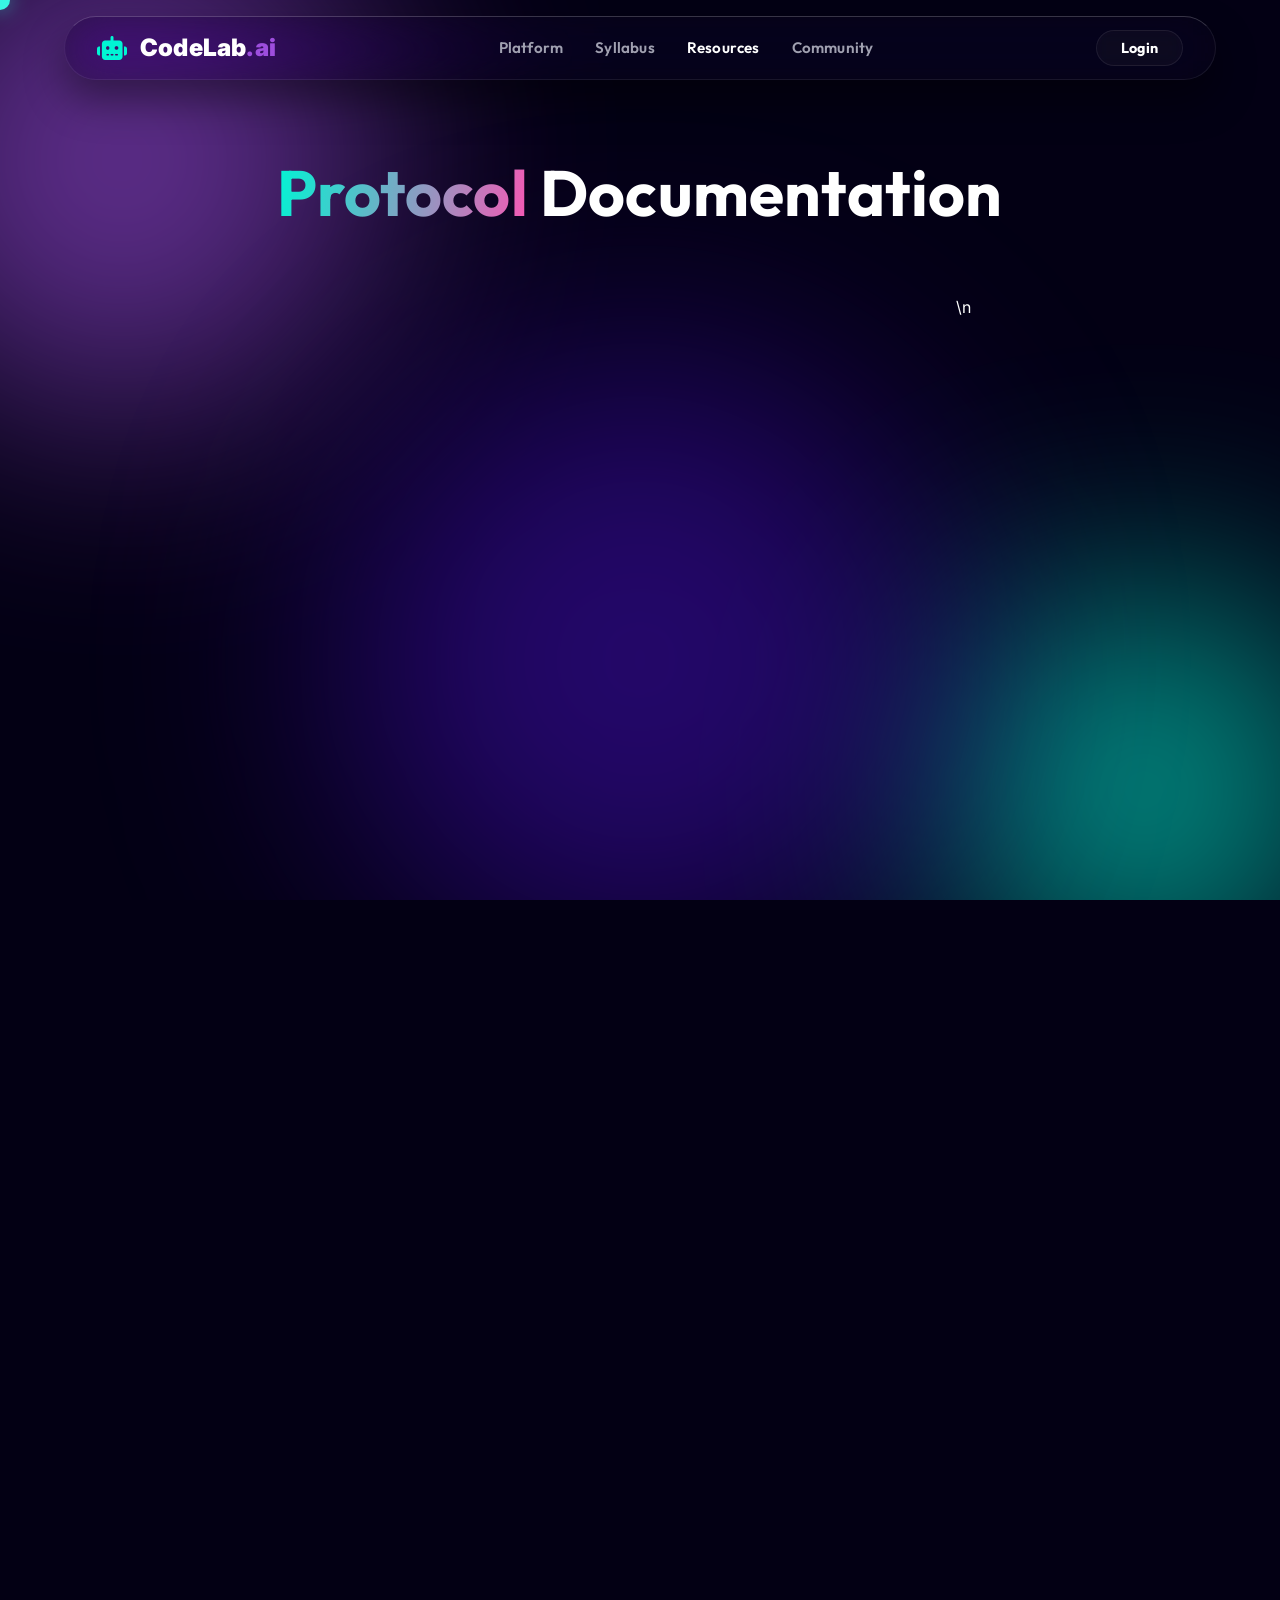
<file: codelab-javascript.html>
<!DOCTYPE html>
<html lang="en">
<head>
    <meta charset="UTF-8">
    <meta name="viewport" content="width=device-width, initial-scale=1.0">
    <title>Ai CodeLab - Core Documentation</title>
    <!-- Font Awesome -->
    <link rel="stylesheet" href="https://cdnjs.cloudflare.com/ajax/libs/font-awesome/6.4.0/css/all.min.css">
    <!-- Modern Styles -->
    <link rel="stylesheet" href="styles.css">
    <style>
        .study-grid {
            display: grid;
            grid-template-columns: 3fr 1fr;
            gap: 3rem;
            max-width: 1400px;
            margin: 0 auto;
        }

        .study-content {
            background: linear-gradient(135deg, rgba(255,255,255,0.02), rgba(255,255,255,0.01));
            border: 1px solid var(--glass-border);
            border-radius: 20px;
            padding: 3rem;
            backdrop-filter: blur(20px);
            color: var(--text-pure);
        }
        
        .study-content h1, .study-content h2, .study-content h3 {
            color: var(--secondary);
            margin-top: 2.5rem;
            margin-bottom: 1rem;
            border-bottom: 1px solid var(--glass-border);
            padding-bottom: 0.5rem;
        }
        
        .study-content h1 {
            color: var(--primary);
            font-size: 3rem;
        }

        .study-content p, .study-content li {
            margin-bottom: 1.2rem;
            color: var(--text-muted);
            line-height: 1.8;
            font-size: 1.05rem;
        }

        .study-content ul, .study-content ol {
            margin-left: 2rem;
            margin-bottom: 2rem;
        }

        .study-content pre {
            background: rgba(0,0,0,0.6);
            border: 1px solid var(--glass-border);
            padding: 1.5rem;
            border-radius: 10px;
            overflow-x: auto;
            margin-bottom: 2rem;
            color: var(--accent);
            font-family: monospace;
            box-shadow: inset 0 0 20px rgba(0,0,0,0.5);
        }

        .study-sidebar {
            background: linear-gradient(135deg, rgba(255,255,255,0.02), rgba(255,255,255,0.01));
            border: 1px solid var(--glass-border);
            border-radius: 20px;
            padding: 2rem;
            backdrop-filter: blur(20px);
            position: sticky;
            top: 100px;
            height: fit-content;
        }

        .study-sidebar h2 {
            color: var(--primary);
            margin-bottom: 1.5rem;
            border-bottom: 1px solid var(--glass-border);
            padding-bottom: 0.5rem;
            font-size: 1.2rem;
        }

        .study-sidebar a {
            display: flex;
            align-items: center;
            gap: 1rem;
            padding: 0.5rem 0;
            color: var(--text-muted);
            transition: all 0.3s;
        }

        .study-sidebar a:hover {
            color: var(--secondary);
            transform: translateX(5px);
        }

        @media (max-width: 900px) {
            .study-grid { grid-template-columns: 1fr; }
            .study-sidebar { position: relative; top: 0; }
        }
    </style>
</head>
<body>

    <!-- Custom Cursor -->
    <div id="custom-cursor"></div>

    <!-- Animated Mesh Gradient Background -->
    <div class="mesh-bg">
        <div class="blob blob-1"></div>
        <div class="blob blob-2"></div>
        <div class="blob blob-3"></div>
    </div>

    <!-- Modern Extreme Navbar -->
    <nav>
        <div class="logo-container">
            <i class="fas fa-robot"></i>
            <span>CodeLab<span style="color:var(--primary)">.ai</span></span>
        </div>
        <div class="nav-links">
            <a href="index.html">Platform</a>
            <a href="courses.html">Syllabus</a>
            <a href="study.html" class="active">Resources</a>
            <a href="join.html">Community</a>
        </div>
        <div style="display:flex;gap:10px;">
            <a href="login.html" class="magnetic-btn" style="padding: 0.5rem 1.5rem; font-size: 0.9rem;"><span>Login</span></a>
        </div>
    </nav>

    <!-- Page Title Header -->
    <header style="margin-top: 120px; text-align: center; padding: 2rem;">
        <h1 class="hover-target" style="font-size: clamp(2.5rem, 5vw, 4rem);"><span class="gradient-text">Protocol</span> Documentation</h1>
    </header>

    <main style="padding: 2rem;">
        <div class="study-grid">
            <div class="study-content reveal hover-target" data-tilt>
<!-- <section id="introduction">
                <h1>Introduction</h1>
                <p>Java is a high-level, class-based, object-oriented programming language that is designed to have as few implementation dependencies as possible.</p>
            </section> -->
            <section id="introduction">
                <h1>Introduction</h1>
                <p>JavaScript is a high-level, dynamic programming language that enables interactive and dynamic web development. It is widely used for client-side scripting, enhancing user experience through interactive elements, animations, and real-time updates.</p>
            </section>
            
            <!-- <section id="history">
                <h2>History & Evolution</h2>
                <p>Java was developed by James Gosling at Sun Microsystems and released in 1995. It has since become one of the most popular programming languages in the world.</p>
            </section> -->
            <section id="history">
                <h2>History & Evolution</h2>
                <p>JavaScript was created by Brendan Eich at Netscape and released in 1995. Originally developed in just 10 days, it has evolved into a powerful language that drives modern web development, powering interactive and dynamic web applications.</p>
            </section>
            
            <section id="why-learn-js">
                <h2>Why Learn JavaScript?</h2>
                <p>JavaScript is one of the most popular and useful programming languages. Here’s why you should learn it:</p>
                <ul>
                    <li><strong>Easy to Learn:</strong> JavaScript has a simple syntax, making it beginner-friendly.</li>
                    <li><strong>Works in Browsers:</strong> No need to install anything! JavaScript runs directly in web browsers.</li>
                    <li><strong>Makes Websites Interactive:</strong> You can create buttons, animations, pop-ups, and more.</li>
                    <li><strong>High Demand:</strong> Many companies hire JavaScript developers for web development.</li>
                    <li><strong>Used Everywhere:</strong> JavaScript is used for websites, mobile apps, games, and even servers.</li>
                    <li><strong>Huge Community:</strong> Many tutorials, forums, and resources are available to help you learn.</li>
                    <li><strong>Build Amazing Projects:</strong> You can create websites, web apps, and interactive games!</li>
                </ul>
            </section>
            
            <section id="installing-js">
                <h2>Installing JavaScript</h2>
                <p>The best part about JavaScript is that you don’t need to install anything! It runs directly in your web browser. Follow these simple steps to start using JavaScript:</p>
                
                <h3>1. Use Your Web Browser</h3>
                <p>Every modern web browser (Chrome, Firefox, Edge) has a built-in JavaScript engine. You can write and test JavaScript in the browser console.</p>
                <p><strong>How to open the console?</strong></p>
                <ul>
                    <li><strong>Google Chrome:</strong> Press <code>Ctrl + Shift + J</code> (Windows) or <code>Cmd + Option + J</code> (Mac).</li>
                    <li><strong>Firefox:</strong> Press <code>Ctrl + Shift + K</code> (Windows) or <code>Cmd + Option + K</code> (Mac).</li>
                </ul>
            
                <h3>2. Create a Simple JavaScript File</h3>
                <p>You can write JavaScript in a text editor like Notepad, VS Code, or Sublime Text.</p>
                <p>Save a file as <code>script.js</code> and write this code:</p>
                <pre><code>console.log("Hello, JavaScript!");</code></pre>
            
                <h3>3. Run JavaScript in an HTML File</h3>
                <p>Create an HTML file (e.g., <code>index.html</code>) and link your JavaScript file like this:</p>
                <pre><code>&lt;!DOCTYPE html&gt;
            &lt;html&gt;
            &lt;head&gt;
                &lt;title&gt;JavaScript Test&lt;/title&gt;
            &lt;/head&gt;
            &lt;body&gt;
                &lt;h1&gt;JavaScript is working!&lt;/h1&gt;
                &lt;script src="script.js"&gt;&lt;/script&gt;
            &lt;/body&gt;
            &lt;/html&gt;</code></pre>
            
                <p>Open <code>index.html</code> in a browser, and you’ll see the output in the console!</p>
            
                <h3>That's It!</h3>
                <p>Now you’re ready to start coding in JavaScript! 🎉</p>
            </section>

            <section id="JavaScript Basics">
                <h2>JavaScript Basics</h2>
                <p>JavaScript is a powerful and easy-to-learn programming language used to make websites interactive. It allows you to display messages, handle user actions, and perform calculations. The basics of JavaScript include variables, which store data like text and numbers, operators, which help perform math operations, and conditions like if-else that help make decisions in code. Loops allow repeating tasks, while functions help create reusable blocks of code. JavaScript can also respond to user actions, like clicking a button or typing in a form. By learning these basics, you can start building dynamic and interactive web pages easily! 🚀</p>
            </section>
            <section id="variables-data-types">
                <h2>Variables & Data Types</h2>
                
                <h3>Variables in JavaScript</h3>
                <p>Variables are containers for storing data. In JavaScript, we have three ways to declare variables:</p>
                
                <pre><code>// Using let (recommended for variables that can change)
            let age = 25;
            
            // Using const (for values that won't change)
            const PI = 3.14159;
            
            // Using var (older way, try to avoid)
            var name = "John";</code></pre>
            
                <h3>Data Types</h3>
                <p>JavaScript has several basic data types:</p>
            
                <h4>1. Primitive Data Types</h4>
                <pre><code>// String - for text
            let name = "John";
            let message = 'Hello World';
            
            // Number - for both integers and decimals
            let age = 25;
            let price = 99.99;
            
            // Boolean - true or false
            let isStudent = true;
            let isWorking = false;
            
            // Undefined - variable declared but no value assigned
            let undefinedVar;
            
            // Null - intentionally empty value
            let emptyValue = null;
            
            // Symbol - unique identifier
            let symbol = Symbol('description');</code></pre>
            
                <h4>2. Complex Data Types</h4>
                <pre><code>// Array - ordered list of items
            let colors = ['red', 'green', 'blue'];
            let numbers = [1, 2, 3, 4, 5];
            
            // Object - collection of key-value pairs
            let person = {
                name: "John",
                age: 25,
                isStudent: true
            };</code></pre>
            
                <h3>Checking Data Types</h3>
                <pre><code>// Using typeof operator
            console.log(typeof "Hello");    // "string"
            console.log(typeof 42);         // "number"
            console.log(typeof true);       // "boolean"
            console.log(typeof undefined);  // "undefined"
            console.log(typeof null);       // "object"
            console.log(typeof {});         // "object"
            console.log(typeof []);         // "object"</code></pre>
            
                <h3>Common Operations with Variables</h3>
                <pre><code>// String concatenation
            let firstName = "John";
            let lastName = "Doe";
            let fullName = firstName + " " + lastName;  // "John Doe"
            
            // Template literals (modern way)
            let greeting = `Hello, ${firstName}!`;  // "Hello, John!"
            
            // Working with numbers
            let x = 10;
            let y = 5;
            let sum = x + y;      // 15
            let product = x * y;   // 50
            
            // Type conversion
            let numStr = "42";
            let num = Number(numStr);  // converts string to number
            let str = String(num);     // converts number to string
            let bool = Boolean(1);     // converts to boolean</code></pre>
            
                <h3>Best Practices</h3>
                <ul>
                    <li>Use <code>const</code> by default, and <code>let</code> when you need to reassign values</li>
                    <li>Avoid using <code>var</code> as it can lead to scope issues</li>
                    <li>Use meaningful variable names that describe their purpose</li>
                    <li>Be consistent with your naming conventions (camelCase is common in JavaScript)</li>
                    <li>Initialize variables when you declare them</li>
                </ul>
            
                <div class="practice-example">
                    <h3>Practice Example</h3>
                    <pre><code>// Creating a simple user profile
            const user = {
                firstName: "Alice",
                lastName: "Smith",
                age: 28,
                isAdmin: false,
                skills: ["JavaScript", "HTML", "CSS"],
                contact: {
                    email: "alice@example.com",
                    phone: null
                }
            };
            
            // Accessing and using the data
            console.log(`User: ${user.firstName} ${user.lastName}`);
            console.log(`Age: ${user.age}`);
            console.log(`Skills: ${user.skills.join(", ")}`);
            console.log(`Is admin? ${user.isAdmin ? "Yes" : "No"}`);</code></pre>
                </div>
            </section>

            <section id="operators">
                <h2><i class="fas fa-calculator"></i> Operators in JavaScript</h2>
                
                <p>Operators are special symbols that help us perform operations like math calculations, comparing values, or combining conditions. Let's learn the most common ones! 🎯</p>
            
                <h3>1. Arithmetic Operators (Math)</h3>
                <pre><code>// Basic Math Operations
            let a = 10;
            let b = 5;
            
            let sum = a + b;      // Addition: 15
            let diff = a - b;     // Subtraction: 5
            let product = a * b;  // Multiplication: 50
            let quotient = a / b; // Division: 2
            let remainder = a % b;// Remainder (Modulus): 0
            
            // Increment and Decrement
            let count = 1;
            count++;              // Adds 1 (count is now 2)
            count--;              // Subtracts 1 (count is back to 1)</code></pre>
            
                <h3>2. Assignment Operators</h3>
                <pre><code>let x = 10;          // Basic assignment
            x += 5;               // Same as: x = x + 5 (x is now 15)
            x -= 3;               // Same as: x = x - 3 (x is now 12)
            x *= 2;               // Same as: x = x * 2 (x is now 24)
            x /= 4;               // Same as: x = x / 4 (x is now 6)</code></pre>
            
                <h3>3. Comparison Operators</h3>
                <pre><code>// Compare values and get true or false
            let num1 = 5;
            let num2 = 10;
            let text = "5";
            
            console.log(num1 == text);   // true (checks only value)
            console.log(num1 === text);  // false (checks value AND type)
            console.log(num1 < num2);    // true
            console.log(num1 >= 5);      // true
            console.log(num1 != num2);   // true (not equal)</code></pre>
            
                <h3>4. Logical Operators</h3>
                <pre><code>// Combine conditions
            let isStudent = true;
            let hasDiscount = false;
            
            // AND operator (&&) - both must be true
            console.log(isStudent && hasDiscount);  // false
            
            // OR operator (||) - at least one must be true
            console.log(isStudent || hasDiscount);  // true
            
            // NOT operator (!) - reverses true/false
            console.log(!isStudent);  // false</code></pre>
            
                <h3>5. String Operators</h3>
                <pre><code>// Combining text
            let firstName = "John";
            let lastName = "Doe";
            
            // Using + to join strings
            let fullName = firstName + " " + lastName;  // "John Doe"
            
            // Modern way using template literals
            let greeting = `Hello, ${firstName}!`;      // "Hello, John!"</code></pre>
            
                <div class="practice-example">
                    <h3>🎯 Practice Example: Shopping Cart</h3>
                    <pre><code>// Shopping cart calculation
            const price = 99.99;
            const quantity = 2;
            const discount = 10;  // 10% discount
            
            // Calculate total
            let total = price * quantity;                  // Multiplication
            let savings = (total * discount) / 100;        // Calculate discount
            let finalPrice = total - savings;              // Apply discount
            
            console.log(`Price per item: $${price}`);
            console.log(`Quantity: ${quantity}`);
            console.log(`Subtotal: $${total}`);
            console.log(`Discount: $${savings}`);
            console.log(`Final Price: $${finalPrice}`);</code></pre>
                </div>
            
                <h3>💡 Tips for Using Operators</h3>
                <ul>
                    <li>Always use <code>===</code> instead of <code>==</code> for comparing values (strict equality)</li>
                    <li>Be careful with division by zero</li>
                    <li>Use parentheses <code>()</code> to make your calculations clear</li>
                    <li>Remember that <code>+</code> can add numbers or join strings</li>
                    <li>Test your conditions with different values to make sure they work as expected</li>
                </ul>
            </section>

            <section id="control-flow">
                <h2><i class="fas fa-random"></i> Control Flow in JavaScript</h2>
                
                <p>Control flow helps us make decisions and repeat actions in our code. Let's see some simple examples! 🎮</p>
            
                <h3>1. If Statements</h3>
                <pre><code>// Simple age check
            let age = 15;
            if (age >= 18) {
                console.log("You are an adult");
            } else {
                console.log("You are a minor");
            }</code></pre>
            
                <h3>2. Switch Statement</h3>
                <pre><code>// Check day of the week
            let day = "Monday";
            switch (day) {
                case "Monday": console.log("Work day");
                break;
                default: console.log("Regular day");
            }</code></pre>
            
                <h3>3. For Loop</h3>
                <pre><code>// Count from 1 to 3
            for (let i = 1; i <= 3; i++) {
                console.log(`Number ${i}`);
            }</code></pre>
            
                <h3>4. While Loop</h3>
                <pre><code>// Simple countdown
            let count = 3;
            while (count > 0) {
                console.log(count);
                count--;
            }</code></pre>
            
                <div class="practice-example">
                    <h3>🎯 Simple Practice Example</h3>
                    <pre><code>// Check if a number is positive or negative
            let number = 5;
            if (number > 0) {
                console.log("Positive");
            } else {
                console.log("Zero or Negative");
            }</code></pre>
                </div>
            
                <h3>💡 Tips</h3>
                <ul>
                    <li>Use <code>if</code> for simple decisions</li>
                    <li>Use <code>for</code> when you know how many times to repeat</li>
                    <li>Use <code>while</code> when you don't know how many times to repeat</li>
                    <li>Keep your conditions simple</li>
                </ul>
            </section>
            
<section id="control-flow">
    <h2><i class="fas fa-random"></i> Control Flow in JavaScript</h2>
    
    <p>Control flow helps us make decisions and repeat actions in our code. Let's see some simple examples! 🎮</p>

    <h3>1. If Statements</h3>
    <pre><code>// Simple age check
let age = 15;
if (age >= 18) {
    console.log("You are an adult");
} else {
    console.log("You are a minor");
}</code></pre>

    <h3>2. Switch Statement</h3>
    <pre><code>// Check day of the week
let day = "Monday";
switch (day) {
    case "Monday": console.log("Work day");
    break;
    default: console.log("Regular day");
}</code></pre>

    <h3>3. For Loop</h3>
    <pre><code>// Count from 1 to 3
for (let i = 1; i <= 3; i++) {
    console.log(`Number ${i}`);
}</code></pre>

    <h3>4. While Loop</h3>
    <pre><code>// Simple countdown
let count = 3;
while (count > 0) {
    console.log(count);
    count--;
}</code></pre>

    <div class="practice-example">
        <h3>🎯 Simple Practice Example</h3>
        <pre><code>// Check if a number is positive or negative
let number = 5;
if (number > 0) {
    console.log("Positive");
} else {
    console.log("Zero or Negative");
}</code></pre>
    </div>

    <h3>💡 Tips</h3>
    <ul>
        <li>Use <code>if</code> for simple decisions</li>
        <li>Use <code>for</code> when you know how many times to repeat</li>
        <li>Use <code>while</code> when you don't know how many times to repeat</li>
        <li>Keep your conditions simple</li>
    </ul>
</section>

<section id="functions">
    <h2><i class="fas fa-code"></i> Functions in JavaScript</h2>
    
    <p>Functions are like recipes - they help us reuse code and perform tasks. Let's see some simple examples! 🚀</p>

    <h3>1. Basic Function</h3>
    <pre><code>// Simple greeting function
function sayHello(name) {
    return "Hello, " + name;
}

console.log(sayHello("John")); // Output: Hello, John</code></pre>

    <h3>2. Arrow Function</h3>
    <pre><code>// Modern way to write functions
const add = (a, b) => a + b;
console.log(add(5, 3)); // Output: 8</code></pre>

    <h3>3. Function with Default Value</h3>
    <pre><code>// Function with default parameter
const greet = (name = "Guest") => "Welcome, " + name;
console.log(greet()); // Output: Welcome, Guest</code></pre>

    <div class="practice-example">
        <h3>🎯 Practice Example</h3>
        <pre><code>// Calculate discount
const getDiscount = (price, discount) => {
    return price - (price * discount / 100);
}

console.log(getDiscount(100, 10)); // Output: 90</code></pre>
    </div>

    <h3>💡 Tips</h3>
    <ul>
        <li>Keep functions small and focused</li>
        <li>Use clear function names</li>
        <li>Arrow functions are great for short operations</li>
        <li>Always test your functions</li>
    </ul>
</section>

<section id="arrays">
    <h2><i class="fas fa-list"></i> Arrays in JavaScript</h2>
    
    <p>Arrays are like lists that can store multiple items in a single variable. Let's learn how to use them! 📝</p>

    <h3>1. Creating Arrays</h3>
    <pre><code>// Simple array of numbers
let numbers = [1, 2, 3, 4, 5];

// Array of strings
let colors = ['red', 'green', 'blue'];</code></pre>

    <h3>2. Accessing Array Elements</h3>
    <pre><code>// Arrays start counting from 0
let fruits = ['apple', 'banana', 'orange'];
console.log(fruits[0]);  // Output: apple
console.log(fruits[1]);  // Output: banana</code></pre>

    <h3>3. Common Array Methods</h3>
    <pre><code>// Add and remove items
let team = ['John', 'Mary'];
team.push('Bob');        // Add to end
team.pop();              // Remove from end
team.unshift('Alice');   // Add to start
team.shift();            // Remove from start</code></pre>

    <div class="practice-example">
        <h3>🎯 Practice Example: Todo List</h3>
        <pre><code>// Simple todo list
let todos = ['Study JS', 'Do homework'];

// Add new todo
todos.push('Take a break');

// Mark first todo as done
todos[0] = '✅ Study JS';</code></pre>
    </div>

    <h3>💡 Quick Tips</h3>
    <ul>
        <li>Arrays can store any type of data</li>
        <li>Use <code>length</code> to get array size</li>
        <li>Use <code>push()</code> to add items</li>
        <li>Use <code>[]</code> to access items</li>
    </ul>
</section>

<section id="objects">
    <h2><i class="fas fa-cube"></i> Objects in JavaScript</h2>
    
    <p>Objects are like containers that store related data and functions. Think of them as a way to describe something with its properties! 📦</p>

    <h3>1. Creating Objects</h3>
    <pre><code>// Simple person object
let person = {
    name: "John",
    age: 25,
    isStudent: true
};</code></pre>

    <h3>2. Accessing Object Properties</h3>
    <pre><code>// Two ways to access properties
console.log(person.name);      // Using dot notation
console.log(person["age"]);    // Using bracket notation</code></pre>

    <div class="practice-example">
        <h3>🎯 Simple Practice Example</h3>
        <pre><code>// Create a car object
let car = {
    brand: "Toyota",
    model: "Camry",
    start: function() {
        console.log("Car started!");
    }
};

car.start();  // Output: Car started!</code></pre>
    </div>
</section>

<section id="dom">
    <h2><i class="fas fa-code"></i> DOM Manipulation</h2>
    
    <p>DOM (Document Object Model) lets you change webpage content using JavaScript. Let's see how! 🎨</p>

    <h3>1. Selecting Elements</h3>
    <pre><code>// Get element by ID
let title = document.getElementById("main-title");

// Get elements by class name
let items = document.getElementsByClassName("item");</code></pre>

    <h3>2. Changing Content</h3>
    <pre><code>// Change text content
title.textContent = "New Title";

// Change HTML content
title.innerHTML = "New <span>Title</span>";</code></pre>

    <div class="practice-example">
        <h3>🎯 Try This Example</h3>
        <button onclick="changeColor()" id="colorButton">Change My Color</button>
        <pre><code>// Change button color
function changeColor() {
    let button = document.getElementById("colorButton");
    button.style.backgroundColor = "blue";
}</code></pre>
    </div>
</section>

<section id="events">
    <h2><i class="fas fa-bolt"></i> Events in JavaScript</h2>
    
    <p>Events let you make your webpage interactive by responding to user actions like clicks and key presses! ⚡</p>

    <h3>1. Click Events</h3>
    <pre><code>// Simple click event
let button = document.getElementById("myButton");
button.onclick = function() {
    alert("Button clicked!");
};</code></pre>

    <h3>2. Common Events</h3>
    <pre><code>// Mouse over event
element.onmouseover = function() {
    console.log("Mouse is over!");
};

// Key press event
input.onkeypress = function() {
    console.log("Key pressed!");
};</code></pre>

    <div class="practice-example">
        <h3>🎯 Interactive Example</h3>
        <button id="counterBtn">Click Me: 0</button>
        <pre><code>// Simple counter
let count = 0;
let btn = document.getElementById("counterBtn");

btn.onclick = function() {
    count++;
    btn.textContent = `Click Me: ${count}`;
};</code></pre>
    </div>

    <h3>💡 Quick Tips</h3>
    <ul>
        <li>Events make your website interactive</li>
        <li>Always test your event handlers</li>
        <li>Keep event functions simple</li>
        <li>Use clear names for your functions</li>
    </ul>
</section>

<section id="async">
    <h2><i class="fas fa-sync"></i> Async Programming</h2>
    
    <p>Async programming helps us handle tasks that take time, like loading data or images. Let's see some simple examples! ⏰</p>

    <h3>1. Promises</h3>
    <pre><code>// Simple Promise example
fetch('https://api.example.com/data')
    .then(response => response.json())
    .then(data => console.log(data))
    .catch(error => console.log('Error:', error));</code></pre>

    <h3>2. Async/Await</h3>
    <pre><code>// Modern way to handle async code
async function getData() {
    try {
        let response = await fetch('https://api.example.com/data');
        let data = await response.json();
        console.log(data);
    } catch (error) {
        console.log('Error:', error);
    }
}</code></pre>

    <div class="practice-example">
        <h3>🎯 Simple Timer Example</h3>
        <pre><code>// Wait for 2 seconds
function delay(seconds) {
    return new Promise(resolve => {
        setTimeout(resolve, seconds * 1000);
    });
}

async function startTimer() {
    console.log('Starting...');
    await delay(2);
    console.log('2 seconds passed!');
}</code></pre>
    </div>
</section>

<section id="es6">
    <h2><i class="fas fa-code"></i> ES6+ Features</h2>
    
    <p>ES6+ brings modern features that make JavaScript easier to write. Here are the most useful ones! 🌟</p>

    <h3>1. Template Literals</h3>
    <pre><code>// Old way
let name = "John";
let msg = "Hello " + name;

// New way
let message = `Hello ${name}`;</code></pre>

    <h3>2. Arrow Functions</h3>
    <pre><code>// Old way
function add(a, b) {
    return a + b;
}

// New way
const add = (a, b) => a + b;</code></pre>

    <h3>3. Destructuring</h3>
    <pre><code>// Get values from objects
const user = { name: 'John', age: 25 };
const { name, age } = user;

// Get values from arrays
const colors = ['red', 'green'];
const [first, second] = colors;</code></pre>
</section>

<section id="debugging">
    <h2><i class="fas fa-bug"></i> Debugging JavaScript</h2>
    
    <p>Finding and fixing errors is part of programming. Here's how to debug your code! 🔍</p>

    <h3>1. Console Methods</h3>
    <pre><code>// Print simple message
console.log('Hello');

// Print error message
console.error('Something went wrong!');

// Print warning
console.warn('Be careful!');</code></pre>

    <h3>2. Try-Catch</h3>
    <pre><code>// Handle errors safely
try {
    // Code that might fail
    doSomething();
} catch (error) {
    console.log('Error:', error);
}</code></pre>

    <div class="practice-example">
        <h3>🎯 Debugging Example</h3>
        <pre><code>function divide(a, b) {
    if (b === 0) {
        console.error('Cannot divide by zero!');
        return;
    }
    console.log(`Result: ${a / b}`);
}

divide(10, 2);  // Result: 5
divide(10, 0);  // Error: Cannot divide by zero!</code></pre>
    </div>

    <h3>💡 Debugging Tips</h3>
    <ul>
        <li>Use <code>console.log()</code> to check values</li>
        <li>Check the browser console for errors</li>
        <li>Use descriptive error messages</li>
        <li>Test your code with different values</li>
    </ul>
</section>

<section id="best-practices">
    <h2><i class="fas fa-check-circle"></i> JavaScript Best Practices</h2>
    
    <p>Follow these simple tips to write better JavaScript code! 🎯</p>

    <h3>1. Naming Conventions</h3>
    <pre><code>// Good naming examples
let userName = "John";
const maxCount = 100;
function calculateTotal() { }

// Bad naming examples
let x = "John";
const a = 100;
function calc() { }</code></pre>

    <h3>2. Code Organization</h3>
    <pre><code>// Group related code together
const userSettings = {
    theme: 'dark',
    fontSize: 16,
    showNotifications: true
};

// Use clear function names
function updateUserProfile() {
    // Code here
}</code></pre>

    <h3>💡 Quick Tips</h3>
    <ul>
        <li>Use meaningful variable names</li>
        <li>Add comments to explain complex code</li>
        <li>Keep functions small and focused</li>
        <li>Test your code regularly</li>
        <li>Use modern JavaScript features</li>
    </ul>
</section>

<section id="frameworks">
    <h2><i class="fas fa-layer-group"></i> Popular JavaScript Frameworks</h2>
    
    <p>These tools help you build websites and apps faster! 🚀</p>

    <h3>1. Most Popular Frameworks</h3>
    <ul>
        <li><strong>React</strong> - For building user interfaces</li>
        <li><strong>Vue.js</strong> - Easy to learn, great for small to large projects</li>
        <li><strong>Angular</strong> - Full-featured framework for large applications</li>
    </ul>

    <h3>2. Useful Libraries</h3>
    <pre><code>// Using jQuery (popular library)
$("#button").click(function() {
    alert("Clicked!");
});

// Using Moment.js (date library)
const today = moment().format('YYYY-MM-DD');</code></pre>

    <div class="practice-example">
        <h3>🎯 Framework Example (React)</h3>
        <pre><code>// Simple React component
function Welcome() {
    return <h1>Hello, React!</h1>;
}</code></pre>
    </div>
</section>

<section id="conclusion">
    <h2><i class="fas fa-flag-checkered"></i> Conclusion</h2>
    
    <p>Congratulations on learning JavaScript! Let's recap what we've covered: 🎉</p>

    <h3>What You've Learned</h3>
    <ul>
        <li><strong>Basics:</strong> Variables, data types, and operators</li>
        <li><strong>Control Flow:</strong> If statements, loops, and functions</li>
        <li><strong>Data Structures:</strong> Arrays and objects</li>
        <li><strong>DOM:</strong> Manipulating web pages</li>
        <li><strong>Events:</strong> Handling user interactions</li>
        <li><strong>Modern JS:</strong> ES6+ features and async programming</li>
    </ul>

    <h3>Next Steps</h3>
    <ul>
        <li>Practice with small projects</li>
        <li>Learn a framework (React, Vue, or Angular)</li>
        <li>Join coding communities</li>
        <li>Build your own web applications</li>
    </ul>

    <div class="practice-example">
        <h3>🌟 Your First Project Idea</h3>
        <pre><code>// Create a simple todo app
let todos = [];

function addTodo(task) {
    todos.push(task);
    console.log("Added:", task);
}

function showTodos() {
    console.log("My Todos:", todos);
}</code></pre>
    </div>

    <h3>💡 Final Tips</h3>
    <ul>
        <li>Code regularly to improve</li>
        <li>Don't be afraid to make mistakes</li>
        <li>Learn from other developers</li>
        <li>Keep exploring new features</li>
        <li>Have fun coding! 😊</li>
    </ul>
</section>


                </code></pre>
            </section>\n            </div>\n            <aside class="study-sidebar reveal">\n<h2><i class="fas fa-list-alt"></i> Article Topics</h2>
    <a href="#introduction"><i class="fas fa-book"></i> Introduction to JavaScript</a>
    <a href="#why-learn-js"><i class="fas fa-book"></i> Why Learn JavaScript?</a>
    <a href="#installing-js"><i class="fas fa-book"></i> Setting Up JavaScript</a>
    <a href="#js-basics"><i class="fas fa-book"></i> JavaScript Basics</a>
    <a href="#variables-data-types"><i class="fas fa-book"></i> Variables & Data Types</a>
    <a href="#operators"><i class="fas fa-book"></i> Operators</a>
    <a href="#control-flow"><i class="fas fa-book"></i> Control Flow</a>
    <a href="#functions"><i class="fas fa-book"></i> Functions</a>
    <a href="#arrays"><i class="fas fa-book"></i> Arrays</a>
    <a href="#objects"><i class="fas fa-book"></i> Objects</a>
    <a href="#dom"><i class="fas fa-book"></i> DOM Manipulation</a>
    <a href="#events"><i class="fas fa-book"></i> Events</a>
    <a href="#async"><i class="fas fa-book"></i> Async Programming</a>
    <a href="#es6"><i class="fas fa-book"></i> ES6+ Features</a>
    <a href="#debugging"><i class="fas fa-book"></i> Debugging</a>
    <a href="#best-practices"><i class="fas fa-book"></i> Best Practices</a>
    <a href="#frameworks"><i class="fas fa-book"></i> Frameworks & Libraries</a>
    <a href="#conclusion"><i class="fas fa-book"></i> Conclusion</a>\n            </aside>
            </div>
        </div>
    </main>

    <!-- Footer -->
    <footer>
        <div class="footer-grid reveal">
            <div>
                <h2 class="footer-logo">CodeLab<span style="color:var(--primary)">.ai</span></h2>
                <p class="footer-p">The frontier of learning.</p>
            </div>
        </div>
        <div style="text-align: center; border-top: 1px solid var(--glass-border); padding-top: 2rem; margin-top:2rem; color:var(--text-muted); font-size: 0.9rem;">
            &copy; 2026 CodeLab.ai Operations. All Rights Reserved.
        </div>
    </footer>
    <script src="script.js"></script>
</body>
</html>
</file>
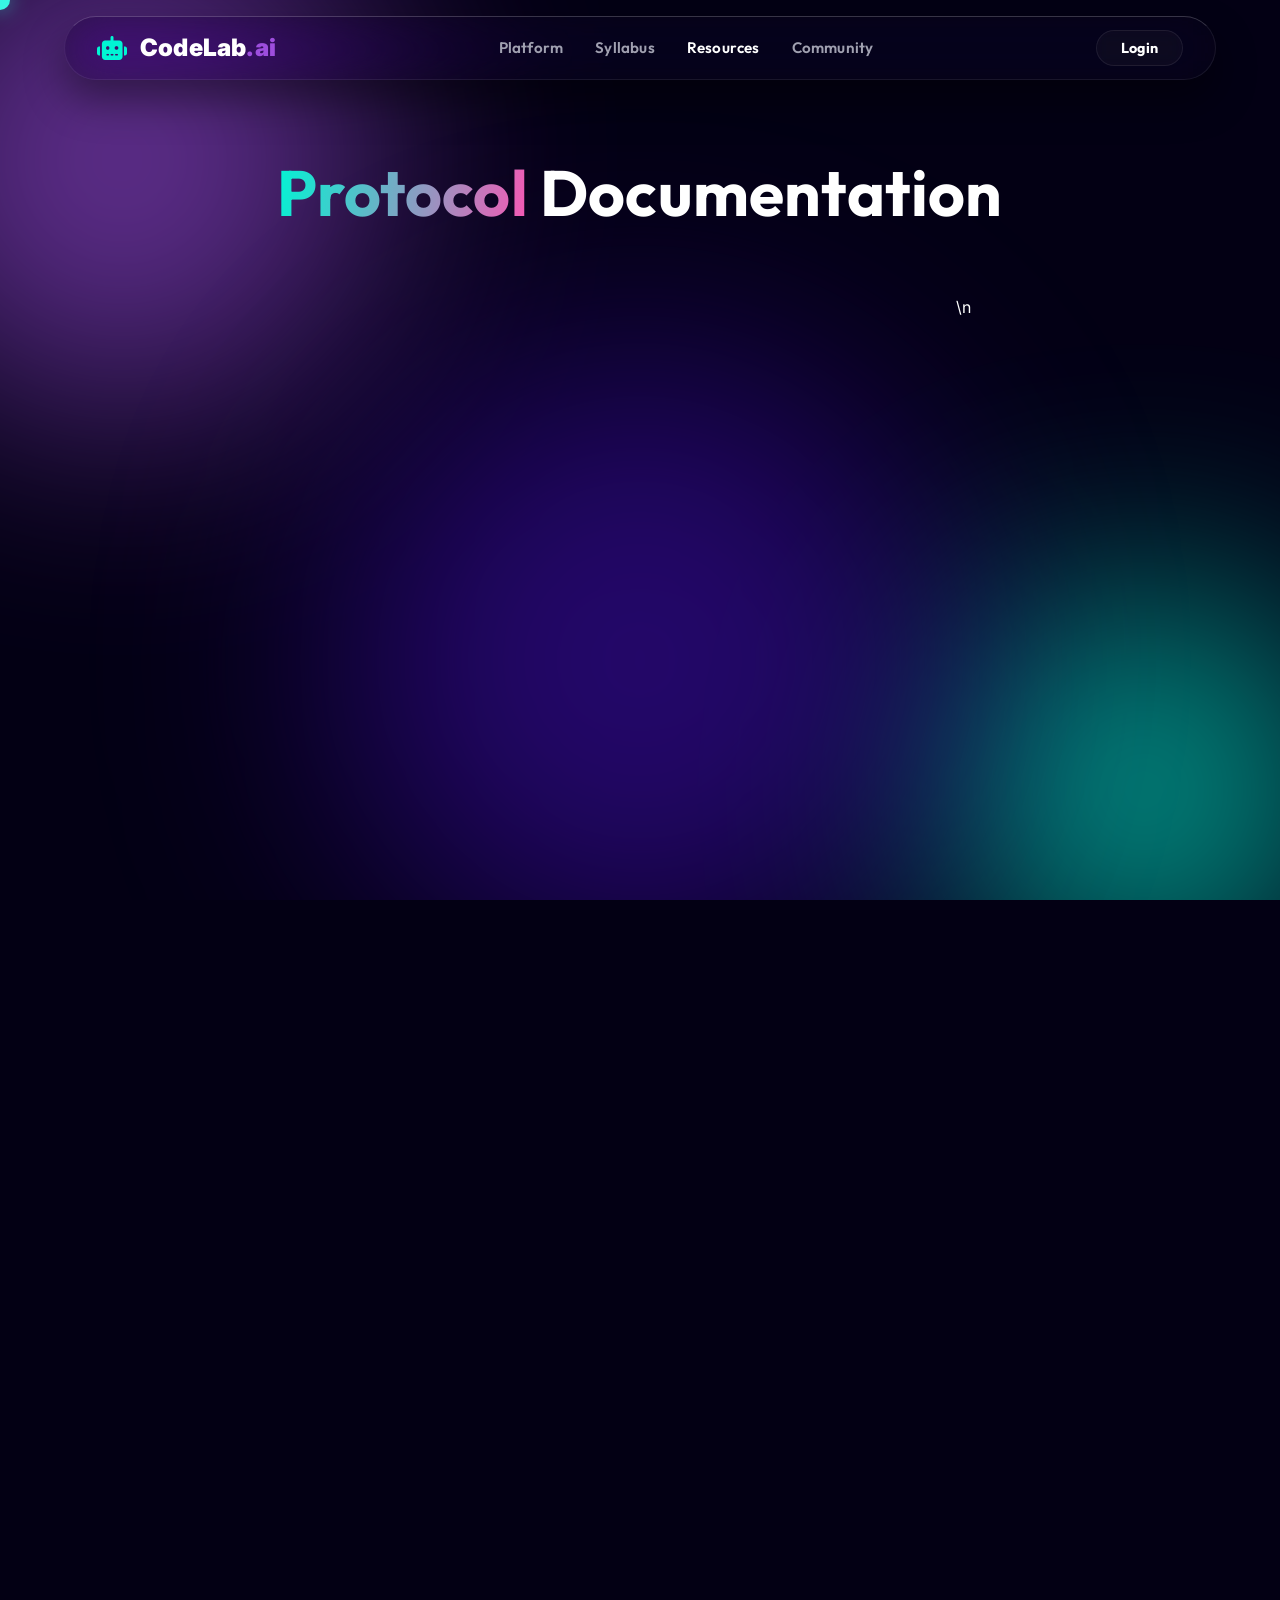
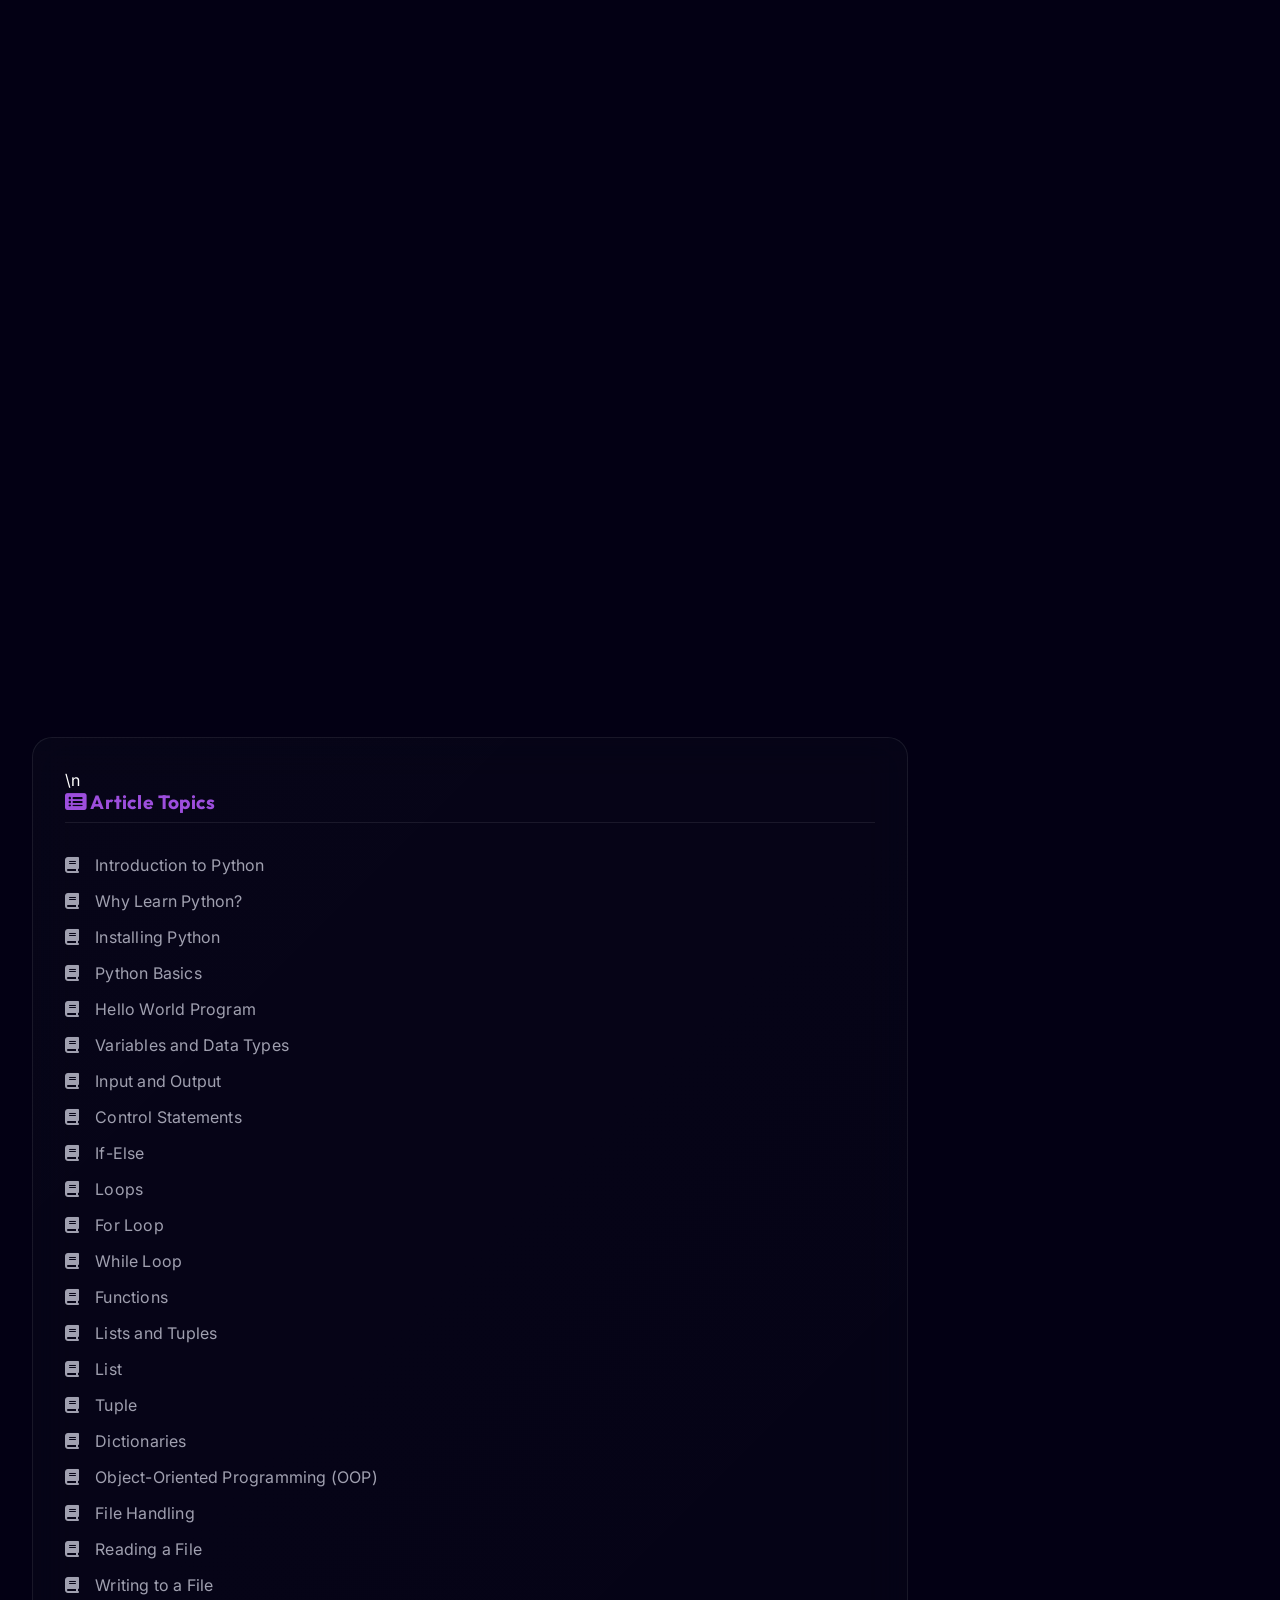
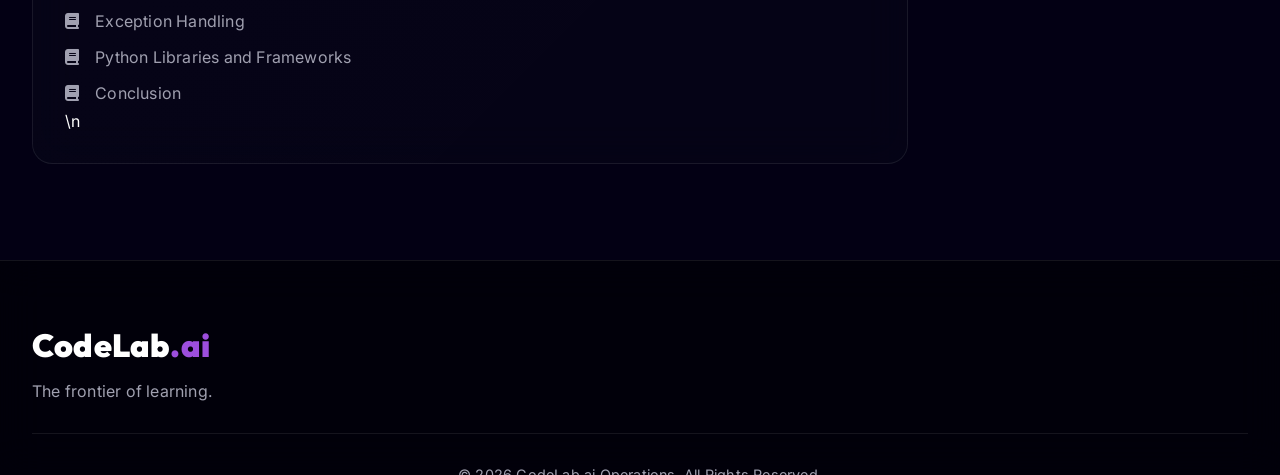
<file: codelab-python.html>
<!DOCTYPE html>
<html lang="en">
<head>
    <meta charset="UTF-8">
    <meta name="viewport" content="width=device-width, initial-scale=1.0">
    <title>Ai CodeLab - Core Documentation</title>
    <!-- Font Awesome -->
    <link rel="stylesheet" href="https://cdnjs.cloudflare.com/ajax/libs/font-awesome/6.4.0/css/all.min.css">
    <!-- Modern Styles -->
    <link rel="stylesheet" href="styles.css">
    <style>
        .study-grid {
            display: grid;
            grid-template-columns: 3fr 1fr;
            gap: 3rem;
            max-width: 1400px;
            margin: 0 auto;
        }

        .study-content {
            background: linear-gradient(135deg, rgba(255,255,255,0.02), rgba(255,255,255,0.01));
            border: 1px solid var(--glass-border);
            border-radius: 20px;
            padding: 3rem;
            backdrop-filter: blur(20px);
            color: var(--text-pure);
        }
        
        .study-content h1, .study-content h2, .study-content h3 {
            color: var(--secondary);
            margin-top: 2.5rem;
            margin-bottom: 1rem;
            border-bottom: 1px solid var(--glass-border);
            padding-bottom: 0.5rem;
        }
        
        .study-content h1 {
            color: var(--primary);
            font-size: 3rem;
        }

        .study-content p, .study-content li {
            margin-bottom: 1.2rem;
            color: var(--text-muted);
            line-height: 1.8;
            font-size: 1.05rem;
        }

        .study-content ul, .study-content ol {
            margin-left: 2rem;
            margin-bottom: 2rem;
        }

        .study-content pre {
            background: rgba(0,0,0,0.6);
            border: 1px solid var(--glass-border);
            padding: 1.5rem;
            border-radius: 10px;
            overflow-x: auto;
            margin-bottom: 2rem;
            color: var(--accent);
            font-family: monospace;
            box-shadow: inset 0 0 20px rgba(0,0,0,0.5);
        }

        .study-sidebar {
            background: linear-gradient(135deg, rgba(255,255,255,0.02), rgba(255,255,255,0.01));
            border: 1px solid var(--glass-border);
            border-radius: 20px;
            padding: 2rem;
            backdrop-filter: blur(20px);
            position: sticky;
            top: 100px;
            height: fit-content;
        }

        .study-sidebar h2 {
            color: var(--primary);
            margin-bottom: 1.5rem;
            border-bottom: 1px solid var(--glass-border);
            padding-bottom: 0.5rem;
            font-size: 1.2rem;
        }

        .study-sidebar a {
            display: flex;
            align-items: center;
            gap: 1rem;
            padding: 0.5rem 0;
            color: var(--text-muted);
            transition: all 0.3s;
        }

        .study-sidebar a:hover {
            color: var(--secondary);
            transform: translateX(5px);
        }

        @media (max-width: 900px) {
            .study-grid { grid-template-columns: 1fr; }
            .study-sidebar { position: relative; top: 0; }
        }
    </style>
</head>
<body>

    <!-- Custom Cursor -->
    <div id="custom-cursor"></div>

    <!-- Animated Mesh Gradient Background -->
    <div class="mesh-bg">
        <div class="blob blob-1"></div>
        <div class="blob blob-2"></div>
        <div class="blob blob-3"></div>
    </div>

    <!-- Modern Extreme Navbar -->
    <nav>
        <div class="logo-container">
            <i class="fas fa-robot"></i>
            <span>CodeLab<span style="color:var(--primary)">.ai</span></span>
        </div>
        <div class="nav-links">
            <a href="index.html">Platform</a>
            <a href="courses.html">Syllabus</a>
            <a href="study.html" class="active">Resources</a>
            <a href="join.html">Community</a>
        </div>
        <div style="display:flex;gap:10px;">
            <a href="login.html" class="magnetic-btn" style="padding: 0.5rem 1.5rem; font-size: 0.9rem;"><span>Login</span></a>
        </div>
    </nav>

    <!-- Page Title Header -->
    <header style="margin-top: 120px; text-align: center; padding: 2rem;">
        <h1 class="hover-target" style="font-size: clamp(2.5rem, 5vw, 4rem);"><span class="gradient-text">Protocol</span> Documentation</h1>
    </header>

    <main style="padding: 2rem;">
        <div class="study-grid">
            <div class="study-content reveal hover-target" data-tilt>
<h1 id="introduction">Introduction to Python</h1>
                <p>Python is a high-level, interpreted programming language known for its simplicity and readability. Created by <strong>Guido van Rossum</strong> in 1991, Python is widely used in web development, data science, artificial intelligence, automation, and more.</p>
                
                <h2 id="why-learn-python">Why Learn Python?</h2>
                <ul>
                    <li><strong>Easy to Learn</strong> – Simple syntax similar to English.</li>
                    <li><strong>Versatile</strong> – Can be used for web apps, data science, AI, etc.</li>
                    <li><strong>Huge Community Support</strong> – Many resources and libraries.</li>
                    <li><strong>Career Opportunities</strong> – High demand in various industries.</li>
                    <li><strong>Cross-Platform</strong> – Runs on Windows, macOS, and Linux.</li>
                </ul>
                
                <h2 id="installing-python">Installing Python</h2>
                <ol>
                    <li>Download Python from <a href="https://www.python.org/downloads/">python.org</a>.</li>
                    <li>Install it and check by running:</li>
                    <pre><code>python --version</code></pre>
                    <li>Use <strong>IDLE</strong> or <strong>VS Code/PyCharm</strong> for writing Python programs.</li>
                </ol>
                
                <h2 id="python-basics">Python Basics</h2>
                <h3 id="hello-world">Hello World Program</h3>
                <pre><code>print("Hello, World!")</code></pre>
                
                <!-- <strong id="variables-data-types">Variables and Data Types</strong > -->
                <p><strong id="variables-data-types">Variables and Data Types in Python</strong></p>  
                <p>In Python, a <strong>variable</strong> is like a container that stores data. You can assign a value to a variable using the <code>=</code> sign. For example, <code>name = "Alice"</code> stores the text "Alice" in the variable <code>name</code>. Python has different <strong>data types</strong> to handle various kinds of data:</p>  
                <p><strong>Integer:</strong> Whole numbers e.g., <code>x = 10</code> </p>  
                <p><strong>Float:</strong> Decimal numbers e.g., <code>price = 10.5</code></p>  
                <p><strong>String:</strong> Text e.g., <code>name = "Alice"</code> </p>  
                <p><strong>Boolean:</strong> True or False values e.g, <code>is_raining = False</code></p>  
                <p>Python is <strong>dynamically typed</strong>, meaning you don’t need to specify the data type—it’s assigned automatically. You can check a variable’s type using the <code>type()</code> function, like <code>print(type(name))</code></p>
                
                <pre><code>name = "Shifa"
age = 20
is_student = True</code></pre>

                
                <h3 id="input-output">Input and Output</h3>
                <pre><code>name = input("Enter your name: ")
print("Hello,", name)</code></pre>
    <h2 id="control-statements">Control Statements in Python</h2>

<p>Control statements help us <strong>control the flow of a program</strong> based on conditions and loops. There are two main types:</p>
<ul>
    <li><strong>If-Else Statements</strong> – Used to make decisions</li>
    <li><strong>Loops</strong> – Used to repeat a block of code</li>
</ul>

<h3 id="if-else">1️⃣ If-Else Statement</h3>
<p>An <strong>if-else statement</strong> checks a condition and decides what to do based on whether the condition is <strong>True or False</strong>.</p>

<pre><code>age = int(input("Enter your age: "))
if age >= 18:
    print("You are an adult.")
else:
    print("You are a minor.")</code></pre>

<p><strong>How it works?</strong></p>
<ul>
    <li>The program asks the user to enter their age.</li>
    <li>The <code>if</code> condition checks if the age is <strong>18 or more</strong>.</li>
    <li>If <strong>True</strong>, it prints <em>"You are an adult."</em></li>
    <li>If <strong>False</strong>, it prints <em>"You are a minor."</em></li>
</ul>

<p>💡 <strong>Use case:</strong> If-Else is useful when making <strong>decisions</strong>, like checking if a user is old enough to vote.</p>

<hr>

<h3 id="loops">2️⃣ Loops in Python</h3>
<p>Loops are used to <strong>repeat</strong> a block of code multiple times. Python has two main loops:</p>

<h4 id="for-loop">🔹 For Loop</h4>
<p>A <strong>for loop</strong> is used when we know <strong>how many times</strong> we want to repeat something.</p>

<pre><code>for i in range(5):
    print(i)</code></pre>

<p><strong>How it works?</strong></p>
<ul>
    <li><code>range(5)</code> generates numbers <strong>0 to 4</strong> (not including 5).</li>
    <li>The loop runs 5 times, printing numbers <strong>0 to 4</strong> one by one.</li>
</ul>

<p>💡 <strong>Use case:</strong> Use a <strong>for loop</strong> when you want to repeat a task a set number of times, like printing numbers or looping through a list.</p>

<hr>

<h4 id="while-loop">🔹 While Loop</h4>
<p>A <strong>while loop</strong> runs as long as a condition is <strong>True</strong>.</p>

<pre><code>x = 0
while x < 5:
    print(x)
    x += 1</code></pre>

<p><strong>How it works?</strong></p>
<ul>
    <li>The loop starts with <code>x = 0</code></li>
    <li>The condition <code>x &lt; 5</code> is checked before each loop run.</li>
    <li>Inside the loop, <code>x</code> is printed, and then <strong>increased by 1</strong> <code>x += 1</code></li>
    <li>The loop stops when <code>x</code> becomes <strong>5</strong></li>
</ul>

<p>💡 <strong>Use case:</strong> Use a <strong>while loop</strong> when you <strong>don't know how many times</strong> the loop should run, like waiting for user input.</p>

<hr>

<h2>Summary</h2>
<ul>
    <li>✅ <strong>If-Else</strong> → Makes decisions e.g., checking age.</li>
    <li>✅ <strong>For Loop</strong> → Repeats a block a fixed number of times.</li>
    <li>✅ <strong>While Loop</strong> → Repeats until a condition is false.</li>
</ul>

                          <!-- Functions -->
                          <h2 id="functions">Functions in Pyton</h2>

                          <p>A <strong>function</strong> in Python is a reusable block of code that performs a specific task. Instead of writing the same code again and again, we can use functions to make our programs shorter and easier to understand.</p>
                          
                          <h3>📌 Example Code:</h3>
                          <pre><code>def greet(name):
                              return "Hello, " + name
                          
                          print(greet("Shifa"))</code></pre>
                          
                          <h3>🔹 How This Code Works?</h3>
                          <ul>
                              <li>The keyword <code>def</code> is used to <strong>define a function</strong></li>
                              <li>The function <code>greet(name)</code> takes one <strong>input (name)</strong></li>
                              <li>Inside the function, it returns <strong>"Hello, " + name</strong> which means it adds the name to "Hello, "</li>
                              <li>We call the function using <code>print(greet("Shifa"))</code></li>
                              <li>This prints <strong>"Hello, Shifa"</strong> on the screen.</li>
                          </ul>
                          
                          <h3>✅ Why Use Functions?</h3>
                          <ul>
                              <li>⭐ <strong>Reusability:</strong> We can call the function many times instead of writing the same code again.</li>
                              <li>⭐ <strong>Better Readability:</strong> Code looks cleaner and is easier to understand.</li>
                              <li>⭐ <strong>Easier to Fix Errors:</strong> If something goes wrong, we only need to change the function instead of the entire program.</li>
                          </ul>
                          
                          <h3>🚀 Example: Calling the Function Multiple Times</h3>
                          <pre><code>print(greet("Alice"))
                          print(greet("Bob"))
                          print(greet("Charlie"))</code></pre>
                          
                          <p><strong>Output:</strong></p>
                          <pre><code>Hello, Alice
                          Hello, Bob
                          Hello, Charlie</code></pre>
                          
                          <p>This shows how functions help us avoid repeating code! 🎯</p>
                                           <!-- list tuples and dictanries -->

                                           <h2 id="lists-tuples">Lists and Tuples in Python</h2>

<p>Python provides different ways to store multiple values in a single variable. Two common types are:</p>

<ul>
    <li><strong>Lists</strong> - A collection of items that can be changed (mutable).</li>
    <li><strong>Tuples</strong> - A collection of items that cannot be changed (immutable).</li>
</ul>

<h3 id="list">🔹 Lists</h3>
<p>A <strong>list</strong> is like a container that holds multiple values. You can add, remove, or change items in a list.</p>

<pre><code>fruits = ["Apple", "Banana", "Cherry"]
fruits.append("Mango")
print(fruits)</code></pre>

<p><strong>How it works?</strong></p>
<ul>
    <li><code>fruits</code> is a list containing <em>Apple, Banana, Cherry</em>.</li>
    <li><code>append("Mango")</code> adds <em>Mango</em> to the list.</li>
    <li>After running this code, the list becomes <code>["Apple", "Banana", "Cherry", "Mango"]</code>.</li>
</ul>

<h3 id="tuple">🔹 Tuples</h3>
<p>A <strong>tuple</strong> is similar to a list, but you <strong>cannot change</strong> its values after creating it.</p>

<pre><code>days = ("Monday", "Tuesday", "Wednesday")
print(days[0])</code></pre>

<p><strong>How it works?</strong></p>
<ul>
    <li><code>days</code> is a tuple containing <em>Monday, Tuesday, and Wednesday</em>.</li>
    <li><code>print(days[0])</code> prints the first value, which is <strong>Monday</strong>.</li>
    <li>Unlike lists, you cannot add or remove items from a tuple.</li>
</ul>

<hr>

<h2 id="dictionaries">Dictionaries in Python</h2>

<p>A <strong>dictionary</strong> stores data in <strong>key-value pairs</strong>. It is useful for organizing related information.</p>

<pre><code>person = {"name": "Shifa", "age": 20}
print(person["name"])  # Output: Shifa</code></pre>

<p><strong>How it works?</strong></p>
<ul>
    <li><code>person</code> is a dictionary with two keys: <em>name</em> and <em>age</em>.</li>
    <li><code>person["name"]</code> returns <strong>Shifa</strong>, which is stored under the <em>name</em> key.</li>
    <li>Dictionaries allow storing different types of information in an organized way.</li>
</ul>

<h3>✅ Why Use These Data Types?</h3>
<ul>
    <li><strong>Lists</strong> → When you need a collection of items that can change.</li>
    <li><strong>Tuples</strong> → When you need a collection that should stay the same.</li>
    <li><strong>Dictionaries</strong> → When you need to store related data using key-value pairs.</li>
</ul>

<p>These are some of the most useful data types in Python for organizing data efficiently!</p>
                                          <!-- oops -->
<h2 id="oop">Object-Oriented Programming (OOP) in Python</h2>

<p>Object-Oriented Programming (OOP) is a way to organize code by creating objects. An <strong>object</strong> is like a real-world item, such as a car or a person. These objects have <strong>attributes</strong> (characteristics) and <strong>methods</strong> (actions).</p>

<h3>🔹 What are Classes and Objects?</h3>
<ul>
    <li><strong>Class</strong> → A template used to create objects.</li>
    <li><strong>Object</strong> → A specific example created from a class.</li>
</ul>

<h3>📌 Example Code:</h3>
<pre><code>class Person:
    def __init__(self, name, age):
        self.name = name
        self.age = age

    def greet(self):
        print("Hello, my name is " + self.name)

p = Person("Shifa", 20)
p.greet()</code></pre>

<h3>🔹 Explanation:</h3>
<ul>
    <li><code>class Person</code> creates a blueprint for a person.</li>
    <li><code>__init__</code> is a special function that runs when we create a new person.</li>
    <li><code>self.name</code> and <code>self.age</code> store the person’s name and age.</li>
    <li>The <code>greet()</code> function prints a message with the person’s name.</li>
    <li><code>p = Person("Shifa", 20)</code> creates a person named Shifa, who is 20 years old.</li>
    <li><code>p.greet()</code> calls the function and prints <strong>"Hello, my name is Shifa"</strong>.</li>
</ul>

<h3>✅ Why Use OOP?</h3>
<ul>
    <li><strong>Easy to Understand</strong> → Code is organized into objects, like real-world things.</li>
    <li><strong>Reusable</strong> → You can create multiple objects from the same class.</li>
    <li><strong>Less Repetition</strong> → Functions inside classes make code shorter.</li>
</ul>

<h3>🚀 Creating Multiple Objects</h3>
<pre><code>p1 = Person("Alice", 25)
p2 = Person("Bob", 30)

p1.greet()  # Output: Hello, my name is Alice
p2.greet()  # Output: Hello, my name is Bob</code></pre>

<p>OOP is widely used in programming, from making apps to building websites. Learning OOP makes Python easier to use!</p>
                <!-- handling -->
                
                <h2 id="conclusion">Conclusion</h2>
                <p>Python is an excellent language for beginners due to its simplicity and flexibility. By mastering the basics, you can move on to advanced topics like web development, AI, and automation.</p>
                
                <p><strong>Start coding today!</strong></p> -->
                <h2 id="file-handling">File Handling in Python</h2>

<p>File handling allows us to <strong>read</strong> and <strong>write</strong> data to files. This is useful for saving and retrieving information.</p>

<h3 id="reading-file">🔹 Reading a File</h3>
<p>The following code reads the content of a file and prints it:</p>

<pre><code>with open("file.txt", "r") as file:
    print(file.read())</code></pre>

<p><strong>Explanation:</strong></p>
<ul>
    <li><code>open("file.txt", "r")</code> opens the file in <strong>read mode</strong>.</li>
    <li><code>file.read()</code> reads the file’s content.</li>
    <li>The <code>with</code> statement ensures the file is closed automatically.</li>
</ul>

<h3 id="writing-file">🔹 Writing to a File</h3>
<p>The following code writes text into a file:</p>

<pre><code>with open("file.txt", "w") as file:
    file.write("Hello, Python!")</code></pre>

<p><strong>Explanation:</strong></p>
<ul>
    <li><code>open("file.txt", "w")</code> opens the file in <strong>write mode</strong>.</li>
    <li><code>file.write("Hello, Python!")</code> writes text into the file.</li>
    <li>If the file doesn’t exist, Python will create it.</li>
</ul>

<hr>

<h2 id="exception-handling">Exception Handling in Python</h2>

<p>Exceptions are errors that occur during program execution. Python allows us to <strong>handle</strong> these errors to prevent crashes.</p>

<h3>📌 Example Code:</h3>
<pre><code>try:
    x = 10 / 0
except ZeroDivisionError:
    print("Cannot divide by zero!")</code></pre>

<p><strong>Explanation:</strong></p>
<ul>
    <li>The <code>try</code> block contains code that might cause an error.</li>
    <li>The <code>except</code> block catches the error and prevents the program from stopping.</li>
    <li>Here, dividing by zero is not allowed, so the program prints <strong>"Cannot divide by zero!"</strong>.</li>
</ul>

<hr>

<h2 id="libraries-frameworks">Python Libraries and Frameworks</h2>

<p>Python has many <strong>libraries</strong> and <strong>frameworks</strong> that make programming easier:</p>

<ul>
    <li><strong>NumPy, Pandas</strong> – Used for data analysis.</li>
    <li><strong>Django, Flask</strong> – Used for web development.</li>
    <li><strong>TensorFlow, PyTorch</strong> – Used for machine learning.</li>
    <li><strong>Matplotlib, Seaborn</strong> – Used for data visualization.</li>
</ul>

<hr>

<h2 id="conclusion">Conclusion</h2>

<p>Python is a beginner-friendly language because of its <strong>simplicity</strong> and <strong>flexibility</strong>. Once you master the basics, you can explore areas like web development, AI, and automation.</p>

<p><strong>Start coding today and build amazing projects! 🚀</strong></p>\n            </div>\n            <aside class="study-sidebar reveal">\n<h2><i class="fas fa-list-alt"></i> Article Topics</h2>
                <a href="#introduction"><i class="fas fa-book"></i> Introduction to Python</a>
                <a href="#why-learn-python"><i class="fas fa-book"></i> Why Learn Python?</a>
                <a href="#installing-python"><i class="fas fa-book"></i> Installing Python</a>
                <a href="#python-basics"><i class="fas fa-book"></i> Python Basics</a>
                <a href="#hello-world"><i class="fas fa-book"></i> Hello World Program</a>
                <a href="#variables-data-types"><i class="fas fa-book"></i> Variables and Data Types</a>
                <a href="#input-output"><i class="fas fa-book"></i> Input and Output</a>
                <a href="#control-statements"><i class="fas fa-book"></i> Control Statements</a>
                <a href="#if-else"><i class="fas fa-book"></i> If-Else</a>
                <a href="#loops"><i class="fas fa-book"></i> Loops</a>
                <a href="#for-loop"><i class="fas fa-book"></i> For Loop</a>
                <a href="#while-loop"><i class="fas fa-book"></i> While Loop</a>
                <a href="#functions"><i class="fas fa-book"></i> Functions</a>
                <a href="#lists-tuples"><i class="fas fa-book"></i> Lists and Tuples</a>
                <a href="#list"><i class="fas fa-book"></i> List</a>
                <a href="#tuple"><i class="fas fa-book"></i> Tuple</a>
                <a href="#dictionaries"><i class="fas fa-book"></i> Dictionaries</a>
                <a href="#oop"><i class="fas fa-book"></i> Object-Oriented Programming (OOP)</a>
                <a href="#file-handling"><i class="fas fa-book"></i> File Handling</a>
                <a href="#reading-file"><i class="fas fa-book"></i> Reading a File</a>
                <a href="#writing-file"><i class="fas fa-book"></i> Writing to a File</a>
                <a href="#exception-handling"><i class="fas fa-book"></i> Exception Handling</a>
                <a href="#libraries-frameworks"><i class="fas fa-book"></i> Python Libraries and Frameworks</a>
                <a href="#conclusion"><i class="fas fa-book"></i> Conclusion</a>\n            </aside>
            </div>
        </div>
    </main>

    <!-- Footer -->
    <footer>
        <div class="footer-grid reveal">
            <div>
                <h2 class="footer-logo">CodeLab<span style="color:var(--primary)">.ai</span></h2>
                <p class="footer-p">The frontier of learning.</p>
            </div>
        </div>
        <div style="text-align: center; border-top: 1px solid var(--glass-border); padding-top: 2rem; margin-top:2rem; color:var(--text-muted); font-size: 0.9rem;">
            &copy; 2026 CodeLab.ai Operations. All Rights Reserved.
        </div>
    </footer>
    <script src="script.js"></script>
</body>
</html>
</file>
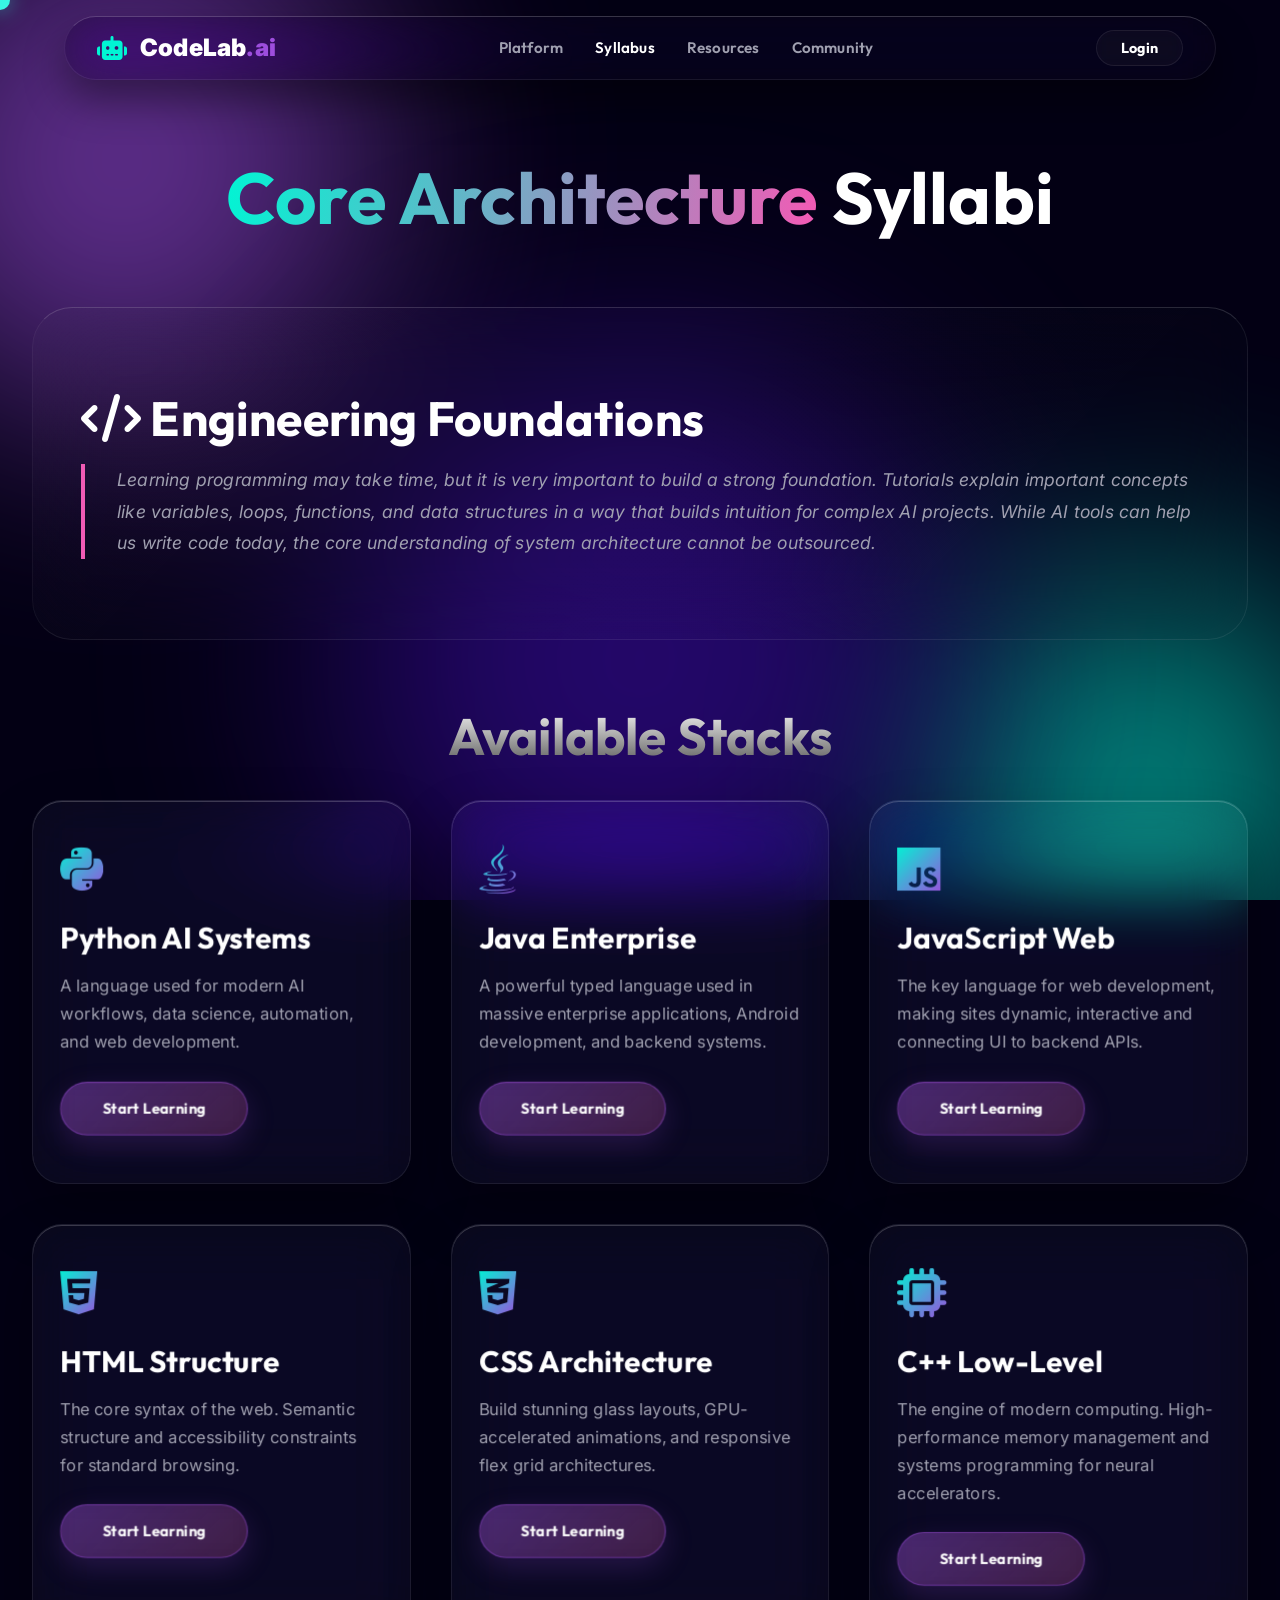
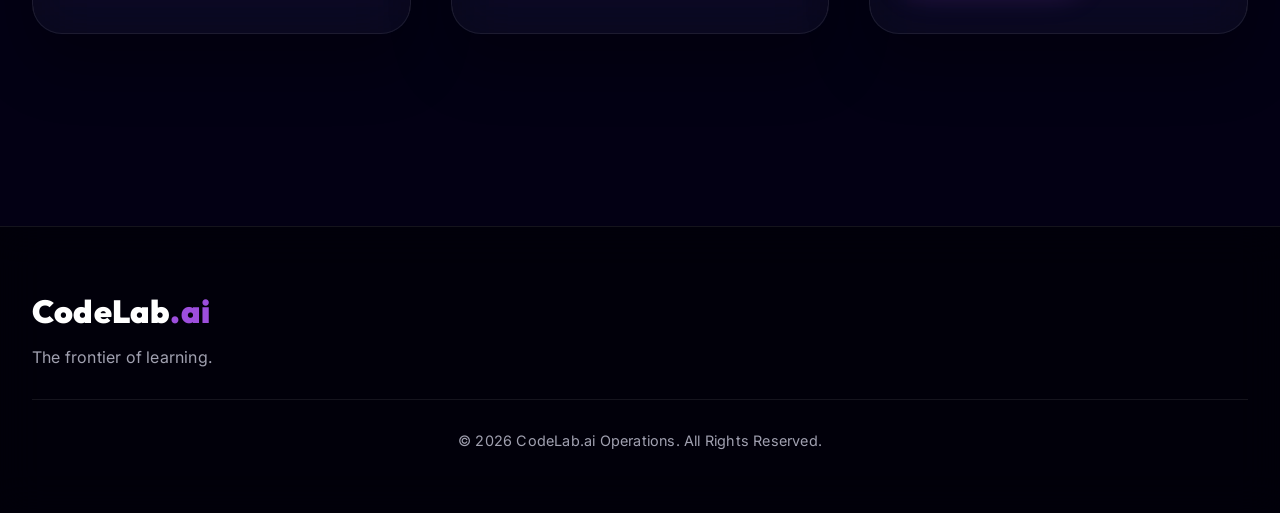
<file: courses.html>
<!DOCTYPE html>
<html lang="en">
<head>
    <meta charset="UTF-8">
    <meta name="viewport" content="width=device-width, initial-scale=1.0">
    <title>Ai CodeLab - Syllabi</title>
    <!-- Font Awesome -->
    <link rel="stylesheet" href="https://cdnjs.cloudflare.com/ajax/libs/font-awesome/6.4.0/css/all.min.css">
    <!-- Modern Styles -->
    <link rel="stylesheet" href="styles.css">
</head>
<body>

    <!-- Custom Cursor -->
    <div id="custom-cursor"></div>

    <!-- Animated Mesh Gradient Background -->
    <div class="mesh-bg">
        <div class="blob blob-1"></div>
        <div class="blob blob-2"></div>
        <div class="blob blob-3"></div>
    </div>

    <!-- Modern Extreme Navbar -->
    <nav>
        <div class="logo-container">
            <i class="fas fa-robot"></i>
            <span>CodeLab<span style="color:var(--primary)">.ai</span></span>
        </div>
        <div class="nav-links">
            <a href="index.html">Platform</a>
            <a href="courses.html" class="active">Syllabus</a>
            <a href="study.html">Resources</a>
            <a href="join.html">Community</a>
        </div>
        <div style="display:flex;gap:10px;">
            <a href="login.html" class="magnetic-btn" style="padding: 0.5rem 1.5rem; font-size: 0.9rem;"><span>Login</span></a>
        </div>
    </nav>

    <!-- Page Title Header -->
    <header style="margin-top: 120px; text-align: center; padding: 2rem;">
        <h1 class="hover-target" style="font-size: clamp(2.5rem, 6vw, 4.5rem);"><span class="gradient-text">Core Architecture</span> Syllabi</h1>
    </header>

    <main>
        <section style="padding-top: 2rem;">
            <div class="founder-box reveal hover-target" style="margin-bottom: 4rem;">
                <div class="founder-content" style="text-align: left;">
                    <h3><i class="fas fa-code"></i> Engineering Foundations</h3>
                    <p class="founder-quote" style="margin-top: 1rem; font-size: 1.1rem;">
                        Learning programming may take time, but it is very important to build a strong foundation. Tutorials explain important concepts like variables, loops, functions, and data structures in a way that builds intuition for complex AI projects.
                        While AI tools can help us write code today, the core understanding of system architecture cannot be outsourced.
                    </p>
                </div>
            </div>

            <h2 class="section-title reveal hover-target" style="margin-bottom: 2rem;">Available Stacks</h2>
            
            <div class="grid-3">
                <!-- Python Card -->
                <div class="tilt-card reveal hover-target" data-tilt>
                    <div class="card-inner">
                        <i class="fab fa-python card-icon"></i>
                        <h3>Python AI Systems</h3>
                        <p>A language used for modern AI workflows, data science, automation, and web development.</p>
                        <a href="codelab-python.html" class="magnetic-btn primary" style="margin-top:1.5rem; display:inline-block; font-size:0.9rem;"><span>Start Learning</span></a>
                    </div>
                </div>
                
                <!-- Java Card -->
                <div class="tilt-card reveal hover-target" data-tilt>
                    <div class="card-inner">
                        <i class="fab fa-java card-icon"></i>
                        <h3>Java Enterprise</h3>
                        <p>A powerful typed language used in massive enterprise applications, Android development, and backend systems.</p>
                        <a href="codelab-java.html" class="magnetic-btn primary" style="margin-top:1.5rem; display:inline-block; font-size:0.9rem;"><span>Start Learning</span></a>
                    </div>
                </div>
                
                <!-- JavaScript Card -->
                <div class="tilt-card reveal hover-target" data-tilt>
                    <div class="card-inner">
                        <i class="fab fa-js card-icon"></i>
                        <h3>JavaScript Web</h3>
                        <p>The key language for web development, making sites dynamic, interactive and connecting UI to backend APIs.</p>
                        <a href="codelab-javascript.html" class="magnetic-btn primary" style="margin-top:1.5rem; display:inline-block; font-size:0.9rem;"><span>Start Learning</span></a>
                    </div>
                </div>
                
                <!-- HTML Card -->
                <div class="tilt-card reveal hover-target" data-tilt>
                    <div class="card-inner">
                        <i class="fab fa-html5 card-icon"></i>
                        <h3>HTML Structure</h3>
                        <p>The core syntax of the web. Semantic structure and accessibility constraints for standard browsing.</p>
                        <a href="codelab-html.html" class="magnetic-btn primary" style="margin-top:1.5rem; display:inline-block; font-size:0.9rem;"><span>Start Learning</span></a>
                    </div>
                </div>

                <!-- CSS Card -->
                <div class="tilt-card reveal hover-target" data-tilt>
                    <div class="card-inner">
                        <i class="fab fa-css3-alt card-icon"></i>
                        <h3>CSS Architecture</h3>
                        <p>Build stunning glass layouts, GPU-accelerated animations, and responsive flex grid architectures.</p>
                        <a href="codelab-css.html" class="magnetic-btn primary" style="margin-top:1.5rem; display:inline-block; font-size:0.9rem;"><span>Start Learning</span></a>
                    </div>
                </div>
                
                <!-- C++ Card -->
                <div class="tilt-card reveal hover-target" data-tilt>
                    <div class="card-inner">
                        <i class="fas fa-microchip card-icon"></i>
                        <h3>C++ Low-Level</h3>
                        <p>The engine of modern computing. High-performance memory management and systems programming for neural accelerators.</p>
                        <a href="codelab-cpp.html" class="magnetic-btn primary" style="margin-top:1.5rem; display:inline-block; font-size:0.9rem;"><span>Start Learning</span></a>
                    </div>
                </div>
            </div>
        </section>
    </main>

    <!-- Footer -->
    <footer>
        <div class="footer-grid reveal">
            <div>
                <h2 class="footer-logo">CodeLab<span style="color:var(--primary)">.ai</span></h2>
                <p class="footer-p">The frontier of learning.</p>
            </div>
        </div>
        <div style="text-align: center; border-top: 1px solid var(--glass-border); padding-top: 2rem; margin-top:2rem; color:var(--text-muted); font-size: 0.9rem;">
            &copy; 2026 CodeLab.ai Operations. All Rights Reserved.
        </div>
    </footer>
    <script src="script.js"></script>
</body>
</html>
</file>
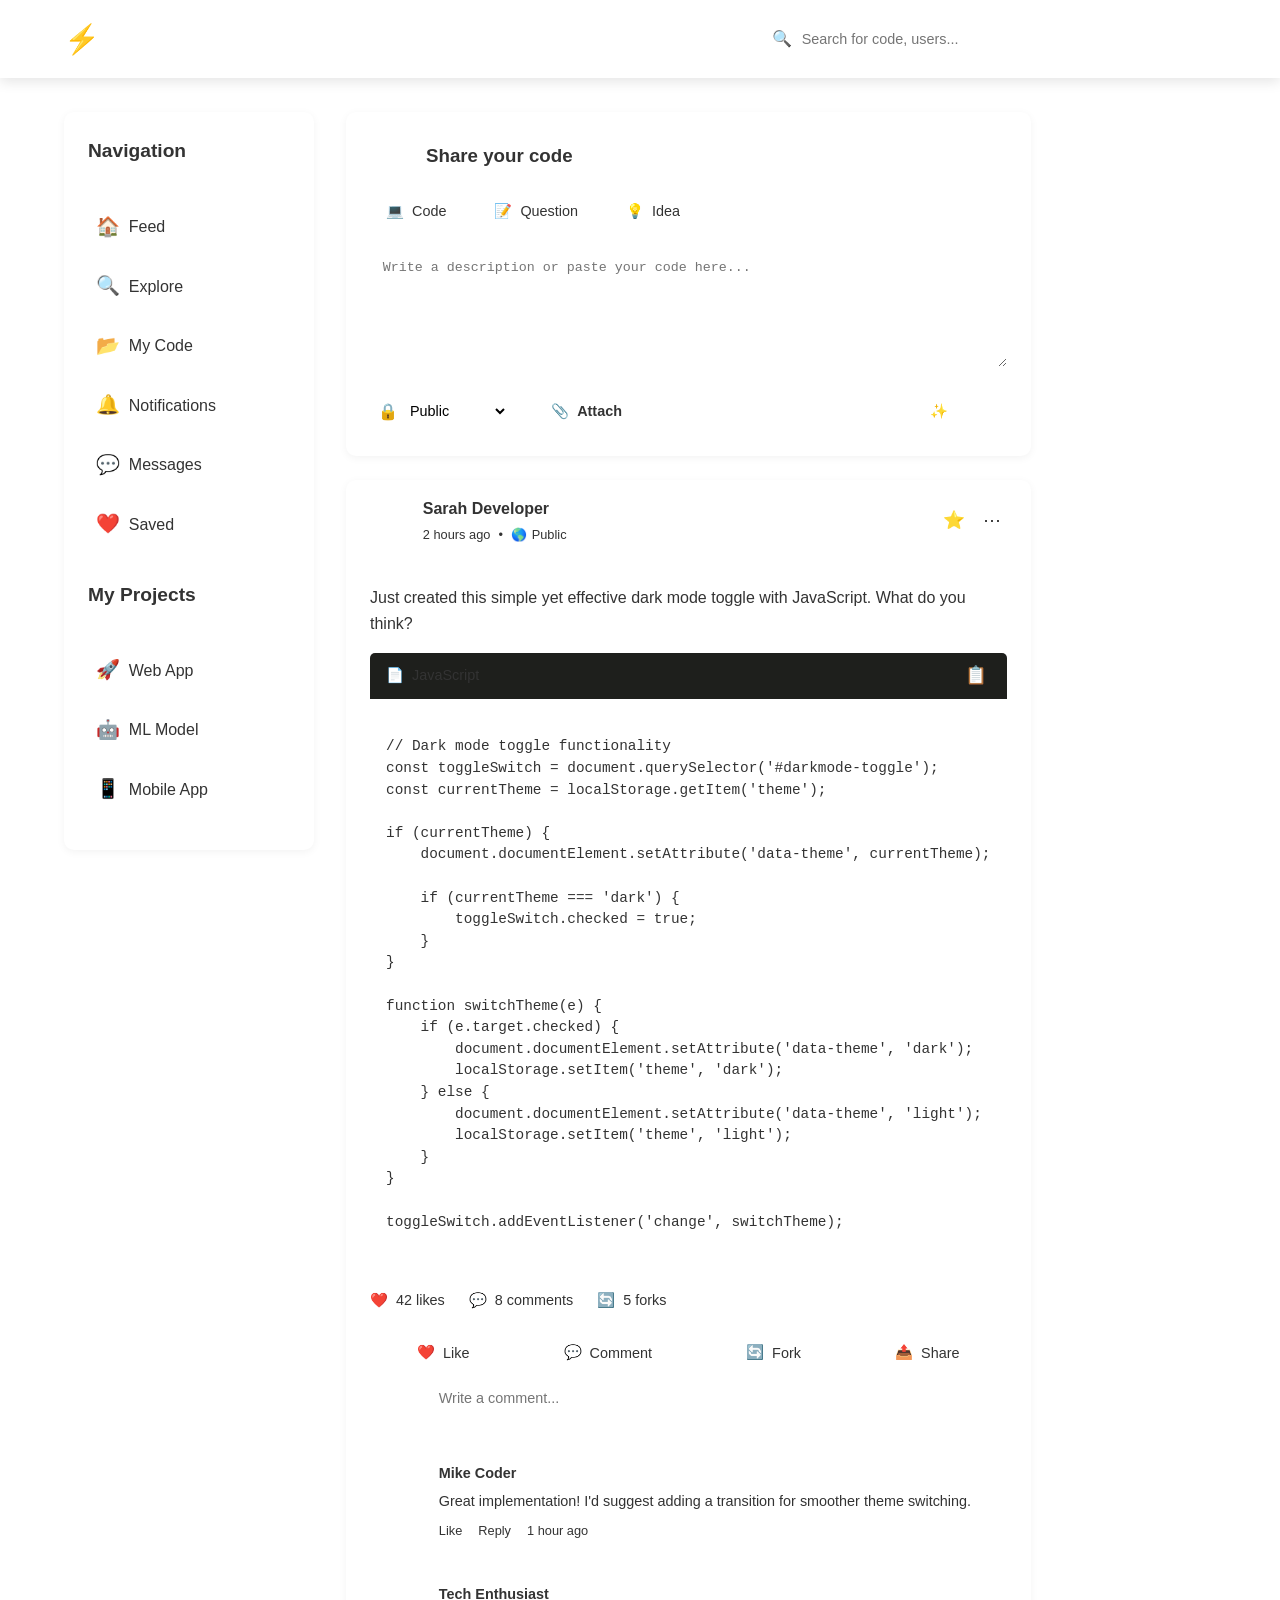
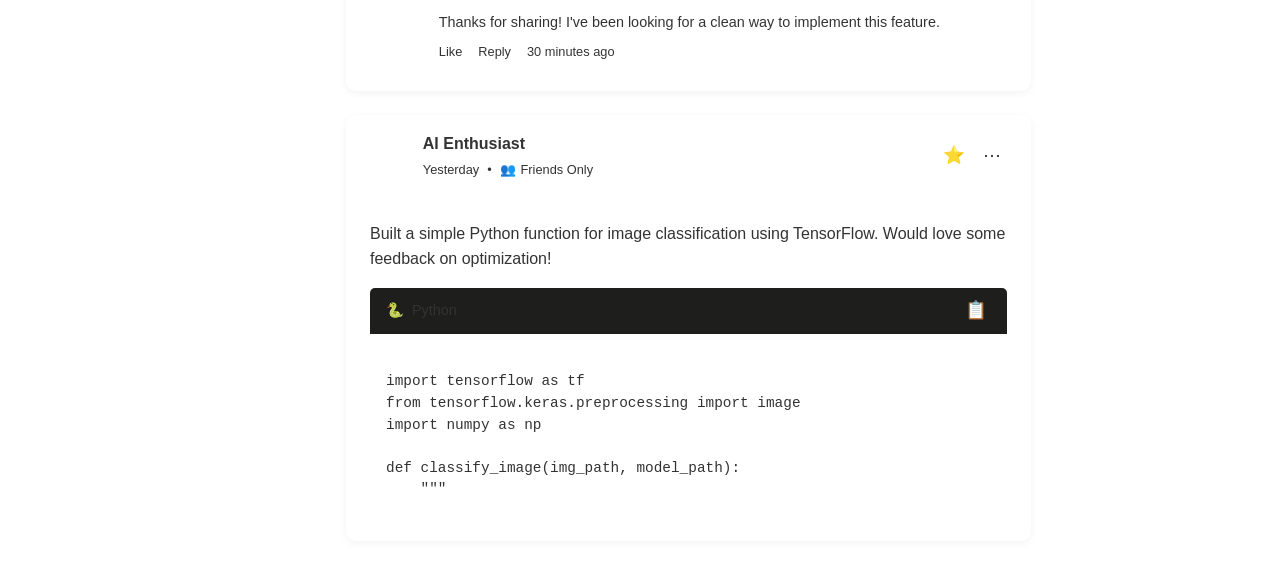
<file: join-community.html>
<!DOCTYPE html>
<html lang="en">
<head>
    <meta charset="UTF-8">
    <meta name="viewport" content="width=device-width, initial-scale=1.0">
    <title>AI Code Lab - Social Code Sharing Platform</title>
  <link rel="stylesheet" href="join-community.css">
</head>
<body>
    <header>
        <div class="container">
            <nav>
                <a href="#" class="logo">
                    <span class="logo-icon">⚡</span>
                    AI Code Lab
                </a>
                
                <div class="nav-links">
                    <a href="#" class="active">Home</a>
                    <a href="#">Explore</a>
                    <a href="#">My Code</a>
                    <a href="#">Notifications</a>
                </div>
                
                <div class="nav-actions">
                    <div class="search-bar">
                        <span class="search-icon">🔍</span>
                        <input type="text" placeholder="Search for code, users...">
                    </div>
                    <button class="btn btn-outline">Login</button>
                    <button class="btn btn-primary">Sign Up</button>
                </div>
            </nav>
        </div>
    </header>

    <div class="container">
        <div class="main-content"> 
            <!-- Left Sidebar -->    
            <div class="sidebar">
                <h3 class="sidebar-title">Navigation</h3>
                <ul class="sidebar-menu">
                    <li>
                        <a href="#" class="active">
                            <span class="menu-icon">🏠</span>
                            Feed
                        </a>
                    </li>
                    <li>
                        <a href="#">
                            <span class="menu-icon">🔍</span>
                            Explore
                        </a>
                    </li>
                    <li>
                        <a href="#">
                            <span class="menu-icon">📂</span>
                            My Code
                        </a>
                    </li>
                    <li>
                        <a href="#">
                            <span class="menu-icon">🔔</span>
                            Notifications
                        </a>
                    </li>
                    <li>
                        <a href="#">
                            <span class="menu-icon">💬</span>
                            Messages
                        </a>
                    </li>
                    <li>
                        <a href="#">
                            <span class="menu-icon">❤️</span>
                            Saved
                        </a>
                    </li>
                </ul>
                
                <h3 class="sidebar-title" style="margin-top: 2rem;">My Projects</h3>
                <ul class="sidebar-menu">
                    <li>
                        <a href="#">
                            <span class="menu-icon">🚀</span>
                            Web App
                        </a>
                    </li>
                    <li>
                        <a href="#">
                            <span class="menu-icon">🤖</span>
                            ML Model
                        </a>
                    </li>
                    <li>
                        <a href="#">
                            <span class="menu-icon">📱</span>
                            Mobile App
                        </a>
                    </li>
                </ul>
            </div>
            
            <!-- Main Feed -->
            <div class="feed">
                <!-- Post Composer -->
                <div class="post-composer">
                    <div class="composer-header">
                        <div class="user-avatar">J</div>
                        <h3>Share your code</h3>
                    </div>
                    
                    <div class="composer-tabs">
                        <div class="composer-tab active">
                            <span>💻</span>
                            Code
                        </div>
                        <div class="composer-tab">
                            <span>📝</span>
                            Question
                        </div>
                        <div class="composer-tab">
                            <span>💡</span>
                            Idea
                        </div>
                    </div>
                    
                    <div class="composer-content">
                        <textarea placeholder="Write a description or paste your code here..."></textarea>
                    </div>
                    
                    <div class="composer-footer">
                        <div class="composer-options">
                            <div class="privacy-selector">
                                <span>🔒</span>
                                <select>
                                    <option>Public</option>
                                    <option>Private</option>
                                    <option>Friends Only</option>
                                </select>
                            </div>
                            <button class="btn">
                                <span>📎</span>
                                Attach
                            </button>
                        </div>
                        
                        <button class="btn btn-primary">
                            <span>✨</span>
                            Post
                        </button>
                    </div>
                </div>
                
                <!-- Code Post 1 -->
                <div class="code-post">
                    <div class="post-header">
                        <div class="post-author">
                            <div class="user-avatar">S</div>
                            <div class="author-info">
                                <h4>Sarah Developer</h4>
                                <div class="post-meta">
                                    <span>2 hours ago</span>
                                    <span>•</span>
                                    <div class="privacy-indicator">
                                        <span>🌎</span>
                                        <span>Public</span>
                                    </div>
                                </div>
                            </div>
                        </div>
                        
                        <div class="post-actions">
                            <button class="action-btn">⭐</button>
                            <button class="action-btn">⋯</button>
                        </div>
                    </div>
                    
                    <div class="post-content">
                        <div class="post-description">
                            <p>Just created this simple yet effective dark mode toggle with JavaScript. What do you think?</p>
                        </div>
                        
                        <div class="code-container">
                            <div class="code-header">
                                <div class="language-indicator">
                                    <span>📄</span>
                                    <span>JavaScript</span>
                                </div>
                                <button class="action-btn">📋</button>
                            </div>
                            <div class="code-content">
// Dark mode toggle functionality
const toggleSwitch = document.querySelector('#darkmode-toggle');
const currentTheme = localStorage.getItem('theme');

if (currentTheme) {
    document.documentElement.setAttribute('data-theme', currentTheme);
    
    if (currentTheme === 'dark') {
        toggleSwitch.checked = true;
    }
}

function switchTheme(e) {
    if (e.target.checked) {
        document.documentElement.setAttribute('data-theme', 'dark');
        localStorage.setItem('theme', 'dark');
    } else {
        document.documentElement.setAttribute('data-theme', 'light');
        localStorage.setItem('theme', 'light');
    }    
}

toggleSwitch.addEventListener('change', switchTheme);</div>
                        </div>
                    </div>
                    
                    <div class="post-footer">
                        <div class="engagement">
                            <div class="engagement-stats">
                                <div class="stat">
                                    <span>❤️</span>
                                    <span>42 likes</span>
                                </div>
                                <div class="stat">
                                    <span>💬</span>
                                    <span>8 comments</span>
                                </div>
                                <div class="stat">
                                    <span>🔄</span>
                                    <span>5 forks</span>
                                </div>
                            </div>
                        </div>
                        
                        <div class="action-buttons">
                            <button class="action-button">
                                <span>❤️</span>
                                <span>Like</span>
                            </button>
                            <button class="action-button">
                                <span>💬</span>
                                <span>Comment</span>
                            </button>
                            <button class="action-button">
                                <span>🔄</span>
                                <span>Fork</span>
                            </button>
                            <button class="action-button">
                                <span>📤</span>
                                <span>Share</span>
                            </button>
                        </div>
                        
                        <div class="comments-section">
                            <div class="comment-composer">
                                <div class="user-avatar">J</div>
                                <textarea placeholder="Write a comment..."></textarea>
                            </div>
                            
                            <div class="comment">
                                <div class="user-avatar">M</div>
                                <div class="comment-content">
                                    <div class="comment-author">Mike Coder</div>
                                    <p>Great implementation! I'd suggest adding a transition for smoother theme switching.</p>
                                    <div class="comment-actions">
                                        <span class="comment-action">Like</span>
                                        <span class="comment-action">Reply</span>
                                        <span>1 hour ago</span>
                                    </div>
                                </div>
                            </div>
                            
                            <div class="comment">
                                <div class="user-avatar">T</div>
                                <div class="comment-content">
                                    <div class="comment-author">Tech Enthusiast</div>
                                    <p>Thanks for sharing! I've been looking for a clean way to implement this feature.</p>
                                    <div class="comment-actions">
                                        <span class="comment-action">Like</span>
                                        <span class="comment-action">Reply</span>
                                        <span>30 minutes ago</span>
                                    </div>
                                </div>
                            </div>
                        </div>
                    </div>
                </div>
                
                <!-- Code Post 2 -->
                <div class="code-post">
                    <div class="post-header">
                        <div class="post-author">
                            <div class="user-avatar">A</div>
                            <div class="author-info">
                                <h4>AI Enthusiast</h4>
                                <div class="post-meta">
                                    <span>Yesterday</span>
                                    <span>•</span>
                                    <div class="privacy-indicator">
                                        <span>👥</span>
                                        <span>Friends Only</span>
                                    </div>
                                </div>
                            </div>
                        </div>
                        
                        <div class="post-actions">
                            <button class="action-btn">⭐</button>
                            <button class="action-btn">⋯</button>
                        </div>
                    </div>
                    
                    <div class="post-content">
                        <div class="post-description">
                            <p>Built a simple Python function for image classification using TensorFlow. Would love some feedback on optimization!</p>
                        </div>
                        
                        <div class="code-container">
                            <div class="code-header">
                                <div class="language-indicator">
                                    <span>🐍</span>
                                    <span>Python</span>
                                </div>
                                <button class="action-btn">📋</button>
                            </div>
                            <div class="code-content">
import tensorflow as tf
from tensorflow.keras.preprocessing import image
import numpy as np

def classify_image(img_path, model_path):
    """
</file>
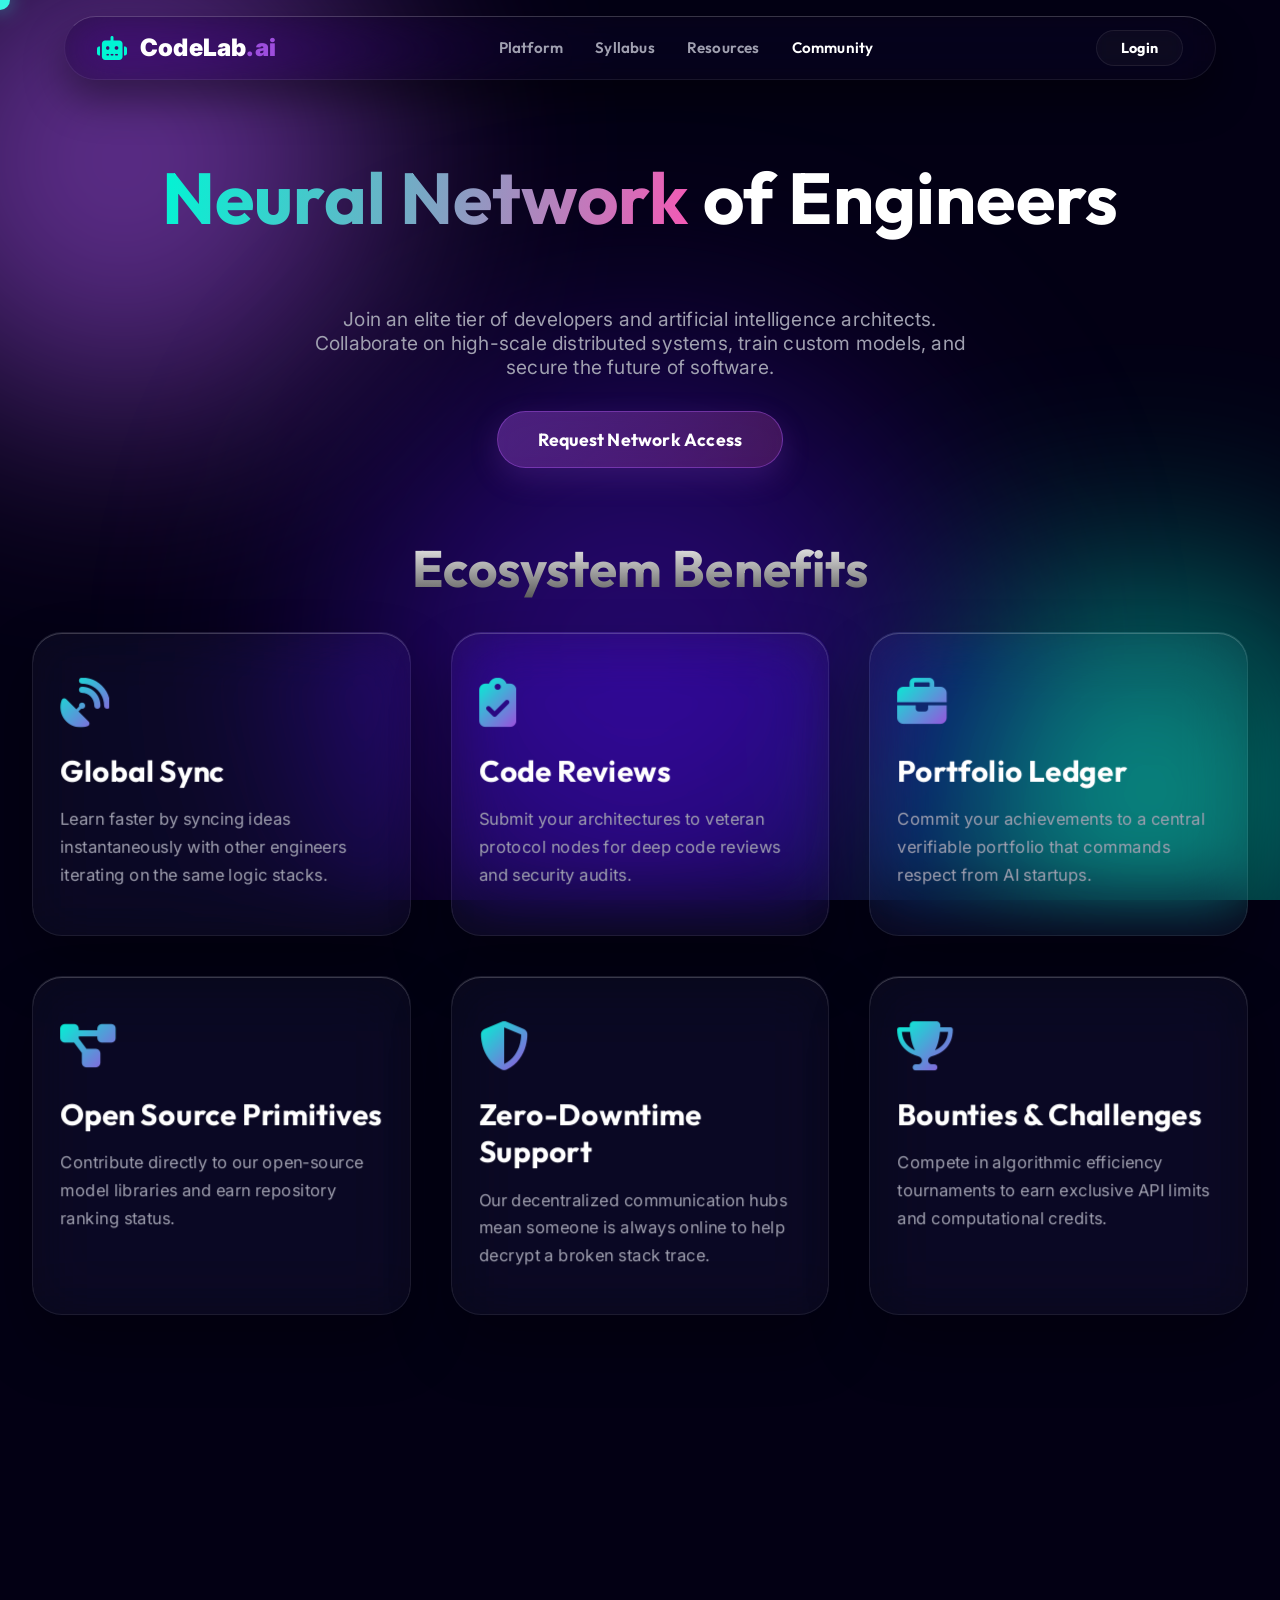
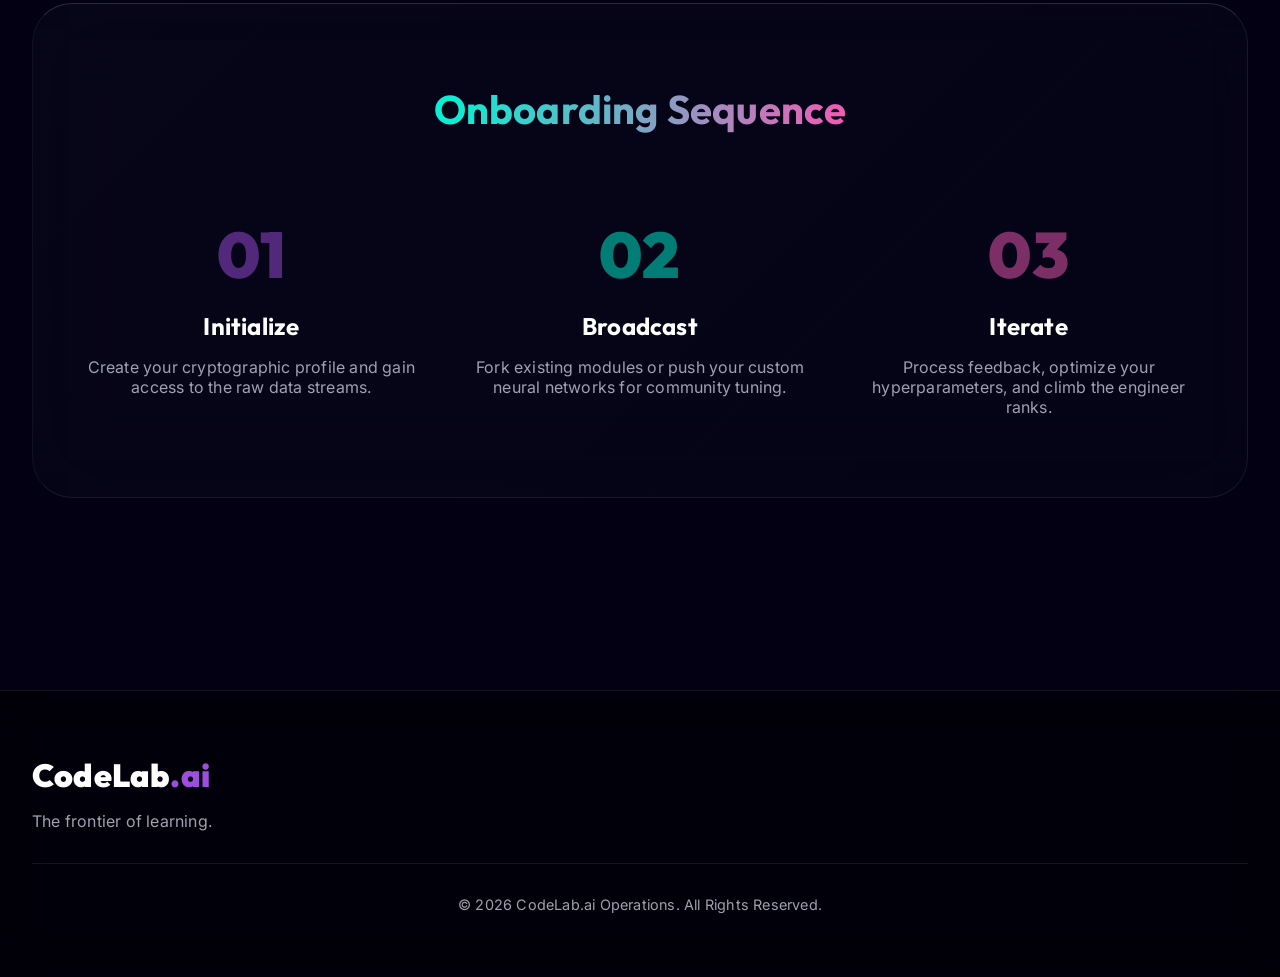
<file: join.html>
<!DOCTYPE html>
<html lang="en">
<head>
    <meta charset="UTF-8">
    <meta name="viewport" content="width=device-width, initial-scale=1.0">
    <title>Ai CodeLab - Community</title>
    <!-- Font Awesome -->
    <link rel="stylesheet" href="https://cdnjs.cloudflare.com/ajax/libs/font-awesome/6.4.0/css/all.min.css">
    <!-- Modern Styles -->
    <link rel="stylesheet" href="styles.css">
</head>
<body>

    <!-- Custom Cursor -->
    <div id="custom-cursor"></div>

    <!-- Animated Mesh Gradient Background -->
    <div class="mesh-bg">
        <div class="blob blob-1"></div>
        <div class="blob blob-2"></div>
        <div class="blob blob-3"></div>
    </div>

    <!-- Modern Extreme Navbar -->
    <nav>
        <div class="logo-container">
            <i class="fas fa-robot"></i>
            <span>CodeLab<span style="color:var(--primary)">.ai</span></span>
        </div>
        <div class="nav-links">
            <a href="index.html">Platform</a>
            <a href="courses.html">Syllabus</a>
            <a href="study.html">Resources</a>
            <a href="join.html" class="active">Community</a>
        </div>
        <div style="display:flex;gap:10px;">
            <a href="login.html" class="magnetic-btn" style="padding: 0.5rem 1.5rem; font-size: 0.9rem;"><span>Login</span></a>
        </div>
    </nav>

    <!-- Page Title Header -->
    <header style="margin-top: 120px; text-align: center; padding: 2rem;">
        <h1 class="hover-target" style="font-size: clamp(2.5rem, 6vw, 4.5rem);"><span class="gradient-text">Neural Network</span> of Engineers</h1>
    </header>

    <main>
        <section style="padding-top: 2rem;">
            
            <div style="text-align: center; margin-bottom: 4rem;">
                <p style="font-size: 1.2rem; max-width: 700px; margin: 0 auto; color: var(--text-muted);">
                    Join an elite tier of developers and artificial intelligence architects. Collaborate on high-scale distributed systems, train custom models, and secure the future of software.
                </p>
                <a href="login.html" class="magnetic-btn primary hover-target" style="margin-top: 2rem; display: inline-block;"><span>Request Network Access</span></a>
            </div>

            <h2 class="section-title reveal hover-target" style="margin-bottom: 2rem;">Ecosystem Benefits</h2>
            
            <div class="grid-3">
                <div class="tilt-card reveal hover-target" data-tilt>
                    <div class="card-inner">
                        <i class="fas fa-satellite-dish card-icon"></i>
                        <h3>Global Sync</h3>
                        <p>Learn faster by syncing ideas instantaneously with other engineers iterating on the same logic stacks.</p>
                    </div>
                </div>
                
                <div class="tilt-card reveal hover-target" data-tilt>
                    <div class="card-inner">
                        <i class="fas fa-clipboard-check card-icon"></i>
                        <h3>Code Reviews</h3>
                        <p>Submit your architectures to veteran protocol nodes for deep code reviews and security audits.</p>
                    </div>
                </div>
                
                <div class="tilt-card reveal hover-target" data-tilt>
                    <div class="card-inner">
                        <i class="fas fa-briefcase card-icon"></i>
                        <h3>Portfolio Ledger</h3>
                        <p>Commit your achievements to a central verifiable portfolio that commands respect from AI startups.</p>
                    </div>
                </div>
                
                <div class="tilt-card reveal hover-target" data-tilt>
                    <div class="card-inner">
                        <i class="fas fa-project-diagram card-icon"></i>
                        <h3>Open Source Primitives</h3>
                        <p>Contribute directly to our open-source model libraries and earn repository ranking status.</p>
                    </div>
                </div>

                <div class="tilt-card reveal hover-target" data-tilt>
                    <div class="card-inner">
                        <i class="fas fa-shield-alt card-icon"></i>
                        <h3>Zero-Downtime Support</h3>
                        <p>Our decentralized communication hubs mean someone is always online to help decrypt a broken stack trace.</p>
                    </div>
                </div>
                
                <div class="tilt-card reveal hover-target" data-tilt>
                    <div class="card-inner">
                        <i class="fas fa-trophy card-icon"></i>
                        <h3>Bounties & Challenges</h3>
                        <p>Compete in algorithmic efficiency tournaments to earn exclusive API limits and computational credits.</p>
                    </div>
                </div>
            </div>
        </section>

        <!-- The Timeline / Steps -->
        <section style="margin-top: 2rem;">
            <div class="founder-box reveal hover-target" style="flex-direction: column; text-align: center;">
                <h2 style="font-size: 2.5rem; margin-bottom: 2rem;"><span class="gradient-text">Onboarding Sequence</span></h2>
                <div style="display: flex; flex-wrap: wrap; justify-content: center; gap: 3rem; width: 100%;">
                    
                    <div style="flex: 1; min-width: 250px;">
                        <div style="font-size: 4rem; font-family: var(--font-heading); color: var(--primary); font-weight: 900; opacity: 0.5;">01</div>
                        <h3 style="font-size: 1.5rem; margin: 1rem 0;">Initialize</h3>
                        <p style="color: var(--text-muted);">Create your cryptographic profile and gain access to the raw data streams.</p>
                    </div>

                    <div style="flex: 1; min-width: 250px;">
                        <div style="font-size: 4rem; font-family: var(--font-heading); color: var(--secondary); font-weight: 900; opacity: 0.5;">02</div>
                        <h3 style="font-size: 1.5rem; margin: 1rem 0;">Broadcast</h3>
                        <p style="color: var(--text-muted);">Fork existing modules or push your custom neural networks for community tuning.</p>
                    </div>

                    <div style="flex: 1; min-width: 250px;">
                        <div style="font-size: 4rem; font-family: var(--font-heading); color: var(--accent); font-weight: 900; opacity: 0.5;">03</div>
                        <h3 style="font-size: 1.5rem; margin: 1rem 0;">Iterate</h3>
                        <p style="color: var(--text-muted);">Process feedback, optimize your hyperparameters, and climb the engineer ranks.</p>
                    </div>

                </div>
            </div>
        </section>
    </main>

    <!-- Footer -->
    <footer>
        <div class="footer-grid reveal">
            <div>
                <h2 class="footer-logo">CodeLab<span style="color:var(--primary)">.ai</span></h2>
                <p class="footer-p">The frontier of learning.</p>
            </div>
        </div>
        <div style="text-align: center; border-top: 1px solid var(--glass-border); padding-top: 2rem; margin-top:2rem; color:var(--text-muted); font-size: 0.9rem;">
            &copy; 2026 CodeLab.ai Operations. All Rights Reserved.
        </div>
    </footer>
    <script src="script.js"></script>
</body>
</html>
</file>
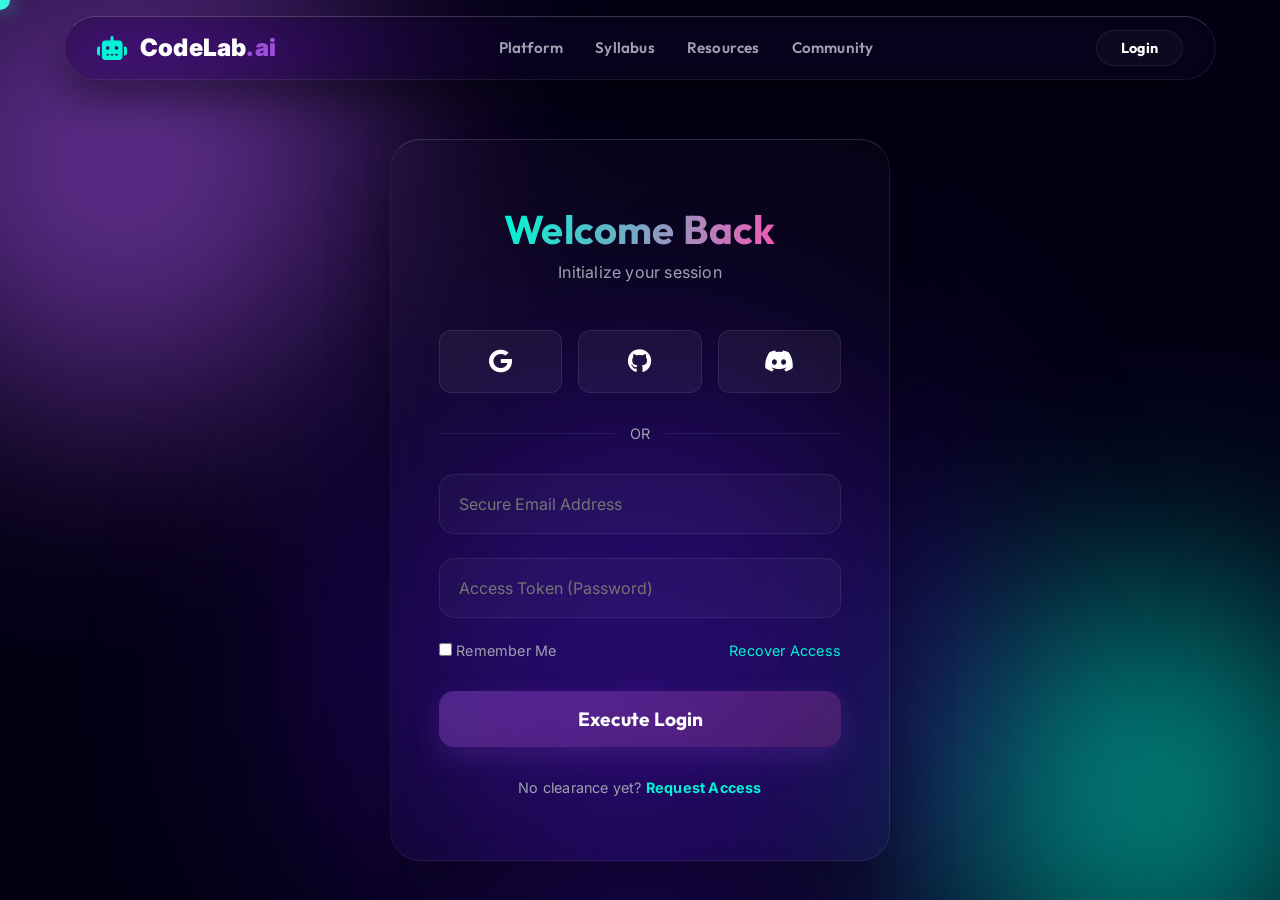
<file: login.html>
<!DOCTYPE html>
<html lang="en">
<head>
    <meta charset="UTF-8">
    <meta name="viewport" content="width=device-width, initial-scale=1.0">
    <title>Ai CodeLab - Connect</title>
    <!-- Font Awesome -->
    <link rel="stylesheet" href="https://cdnjs.cloudflare.com/ajax/libs/font-awesome/6.4.0/css/all.min.css">
    <!-- Modern Styles -->
    <link rel="stylesheet" href="styles.css">
    <style>
        .login-box {
            background: linear-gradient(135deg, rgba(255,255,255,0.02), rgba(255,255,255,0.01));
            border: 1px solid var(--glass-border);
            border-top: 1px solid rgba(255,255,255,0.15);
            border-left: 1px solid rgba(255,255,255,0.05);
            padding: 4rem 3rem;
            border-radius: 30px;
            backdrop-filter: blur(30px);
            max-width: 500px;
            width: 90%;
            margin: 0 auto;
            position: relative;
            z-index: 5;
            box-shadow: 0 40px 60px rgba(0,0,0,0.4);
        }
        
        .form-input {
            width: 100%;
            background: rgba(255,255,255,0.03);
            border: 1px solid var(--glass-border);
            padding: 1.2rem;
            border-radius: 15px;
            color: var(--text-pure);
            font-family: var(--font-body);
            font-size: 1rem;
            margin-bottom: 1.5rem;
            outline: none;
            transition: 0.3s;
        }

        .form-input:focus {
            border-color: var(--primary);
            box-shadow: 0 0 15px rgba(157, 78, 221, 0.4);
            background: rgba(255,255,255,0.06);
        }

        .social-grid {
            display: grid;
            grid-template-columns: 1fr 1fr 1fr;
            gap: 1rem;
            margin-bottom: 2rem;
        }

        .social-login-btn {
            background: rgba(255,255,255,0.05);
            border: 1px solid var(--glass-border);
            padding: 1rem;
            border-radius: 12px;
            text-align: center;
            color: var(--text-pure);
            font-size: 1.5rem;
            cursor: pointer;
            transition: 0.3s;
        }

        .social-login-btn:hover {
            background: rgba(255,255,255,0.1);
            transform: translateY(-5px);
        }

        .divider {
            display: flex;
            align-items: center;
            margin-bottom: 2rem;
            color: var(--text-muted);
            font-size: 0.9rem;
        }

        .divider::before, .divider::after {
            content: '';
            flex: 1;
            border-bottom: 1px solid var(--glass-border);
        }

        .divider span {
            padding: 0 1rem;
        }

    </style>
</head>
<body>

    <!-- Custom Cursor -->
    <div id="custom-cursor"></div>

    <!-- Animated Mesh Gradient Background -->
    <div class="mesh-bg">
        <div class="blob blob-1"></div>
        <div class="blob blob-2"></div>
        <div class="blob blob-3"></div>
    </div>

    <!-- Modern Extreme Navbar -->
    <nav>
        <div class="logo-container">
            <i class="fas fa-robot"></i>
            <span>CodeLab<span style="color:var(--primary)">.ai</span></span>
        </div>
        <div class="nav-links">
            <a href="index.html">Platform</a>
            <a href="courses.html">Syllabus</a>
            <a href="study.html">Resources</a>
            <a href="join.html">Community</a>
        </div>
        <div style="display:flex;gap:10px;">
            <a href="login.html" class="active magnetic-btn" style="padding: 0.5rem 1.5rem; font-size: 0.9rem;"><span>Login</span></a>
        </div>
    </nav>

    <main style="display: flex; align-items: center; justify-content: center; min-height: 100vh; padding-top: 100px;">
        <div class="login-box reveal hover-target">
            
            <div style="text-align: center; margin-bottom: 3rem;">
                <h2 style="font-size: 2.5rem;"><span class="gradient-text">Welcome Back</span></h2>
                <p style="color: var(--text-muted); margin-top: 0.5rem;">Initialize your session</p>
            </div>

            <div class="social-grid">
                <div class="social-login-btn hover-target"><i class="fab fa-google"></i></div>
                <div class="social-login-btn hover-target"><i class="fab fa-github"></i></div>
                <div class="social-login-btn hover-target"><i class="fab fa-discord"></i></div>
            </div>

            <div class="divider"><span>OR</span></div>

            <form id="eliteLoginForm">
                <input type="email" class="form-input hover-target" placeholder="Secure Email Address" required>
                <input type="password" class="form-input hover-target" placeholder="Access Token (Password)" required>
                
                <div style="display: flex; justify-content: space-between; align-items: center; margin-bottom: 2rem; font-size: 0.9rem;">
                    <label style="color: var(--text-muted); cursor: pointer;"><input type="checkbox" style="accent-color: var(--primary);"> Remember Me</label>
                    <a href="#" style="color: var(--secondary);">Recover Access</a>
                </div>

                <button type="submit" class="magnetic-btn primary hover-target" style="width: 100%; border-radius: 15px; font-size: 1.2rem; cursor: pointer; border: none;">
                    <span>Execute Login</span>
                </button>
            </form>

            <div style="text-align: center; margin-top: 2rem; color: var(--text-muted); font-size: 0.9rem;">
                No clearance yet? <a href="join.html" style="color: var(--secondary); font-weight: bold;">Request Access</a>
            </div>

        </div>
    </main>

    <script src="script.js"></script>
    <script>
        document.getElementById('eliteLoginForm').addEventListener('submit', (e) => {
            e.preventDefault();
            const btn = e.target.querySelector('button span');
            btn.textContent = "Authenticating...";
            setTimeout(() => {
                alert("Login credentials accepted. Booting session...");
                btn.textContent = "Execute Login";
                e.target.reset();
            }, 1500);
        });
    </script>
</body>
</html>
</file>
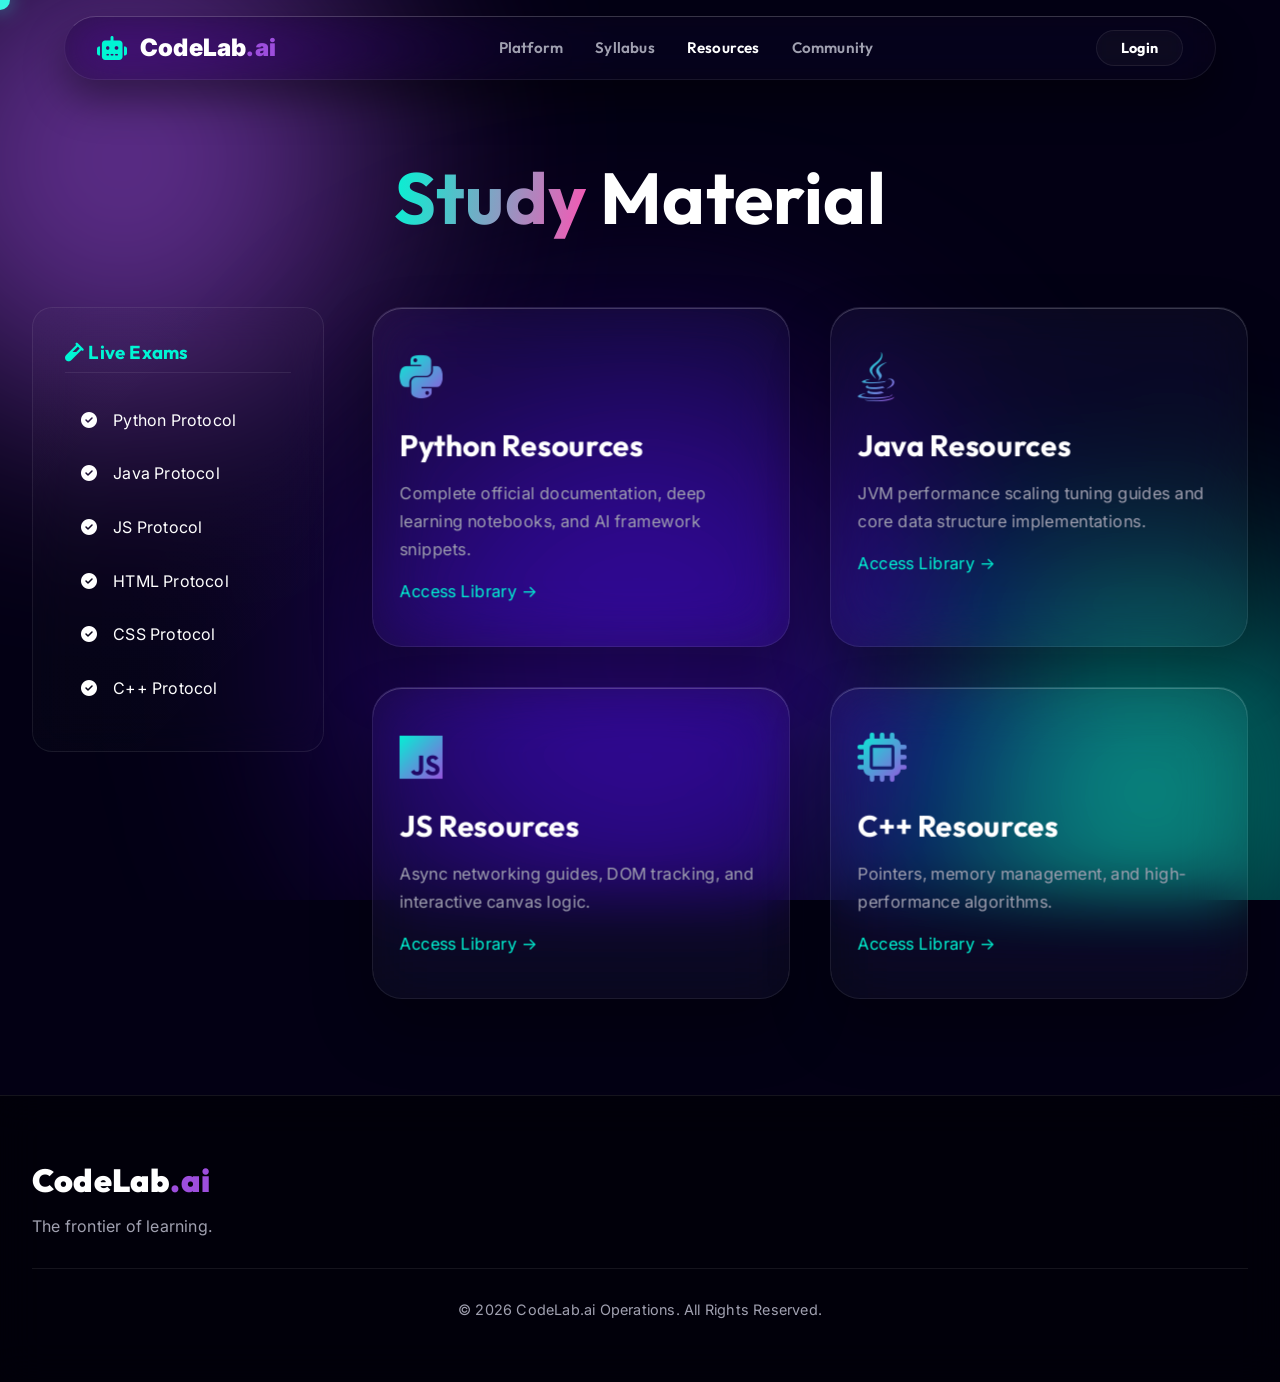
<file: study.html>
<!DOCTYPE html>
<html lang="en">
<head>
    <meta charset="UTF-8">
    <meta name="viewport" content="width=device-width, initial-scale=1.0">
    <title>Ai CodeLab - Resources</title>
    <!-- Font Awesome -->
    <link rel="stylesheet" href="https://cdnjs.cloudflare.com/ajax/libs/font-awesome/6.4.0/css/all.min.css">
    <!-- Modern Styles -->
    <link rel="stylesheet" href="styles.css">
    <style>
        .resources-grid {
            display: grid;
            grid-template-columns: 1fr 3fr;
            gap: 3rem;
            max-width: 1400px;
            margin: 0 auto;
        }

        .resource-sidebar {
            background: linear-gradient(135deg, rgba(255,255,255,0.02), rgba(255,255,255,0.01));
            border: 1px solid var(--glass-border);
            border-radius: 20px;
            padding: 2rem;
            backdrop-filter: blur(20px);
            position: sticky;
            top: 100px;
            height: fit-content;
        }

        .resource-sidebar h3 {
            color: var(--secondary);
            margin-bottom: 1.5rem;
            border-bottom: 1px solid var(--glass-border);
            padding-bottom: 0.5rem;
        }

        .sidebar-link {
            display: flex;
            align-items: center;
            gap: 1rem;
            padding: 0.8rem 1rem;
            color: var(--text-pure);
            border-radius: 10px;
            transition: all 0.3s;
            margin-bottom: 0.5rem;
        }

        .sidebar-link:hover {
            background: rgba(255,255,255,0.1);
            transform: translateX(10px);
            color: var(--secondary);
        }

        @media (max-width: 900px) {
            .resources-grid {
                grid-template-columns: 1fr;
            }
            .resource-sidebar {
                position: relative;
                top: 0;
            }
        }
    </style>
</head>
<body>

    <!-- Custom Cursor -->
    <div id="custom-cursor"></div>

    <!-- Animated Mesh Gradient Background -->
    <div class="mesh-bg">
        <div class="blob blob-1"></div>
        <div class="blob blob-2"></div>
        <div class="blob blob-3"></div>
    </div>

    <!-- Modern Extreme Navbar -->
    <nav>
        <div class="logo-container">
            <i class="fas fa-robot"></i>
            <span>CodeLab<span style="color:var(--primary)">.ai</span></span>
        </div>
        <div class="nav-links">
            <a href="index.html">Platform</a>
            <a href="courses.html">Syllabus</a>
            <a href="study.html" class="active">Resources</a>
            <a href="join.html">Community</a>
        </div>
        <div style="display:flex;gap:10px;">
            <a href="login.html" class="magnetic-btn" style="padding: 0.5rem 1.5rem; font-size: 0.9rem;"><span>Login</span></a>
        </div>
    </nav>

    <!-- Page Title -->
    <header style="margin-top: 120px; text-align: center; padding: 2rem;">
        <h1 class="hover-target" style="font-size: clamp(2.5rem, 6vw, 4.5rem);"><span class="gradient-text">Study</span> Material</h1>
    </header>

    <main style="padding: 2rem;">
        <div class="resources-grid">
            <!-- Sidebar -->
            <aside class="resource-sidebar reveal">
                <h3><i class="fas fa-vial"></i> Live Exams</h3>
                <a href="https://www.w3schools.com/quiztest/quiztest.asp?qtest=PYTHON" target="_blank" class="sidebar-link hover-target"><i class="fas fa-check-circle"></i> Python Protocol</a>
                <a href="https://www.w3schools.com/quiztest/quiztest.asp?qtest=JAVA" target="_blank" class="sidebar-link hover-target"><i class="fas fa-check-circle"></i> Java Protocol</a>
                <a href="https://www.w3schools.com/quiztest/quiztest.asp?qtest=JS" target="_blank" class="sidebar-link hover-target"><i class="fas fa-check-circle"></i> JS Protocol</a>
                <a href="https://www.w3schools.com/quiztest/quiztest.asp?qtest=HTML" target="_blank" class="sidebar-link hover-target"><i class="fas fa-check-circle"></i> HTML Protocol</a>
                <a href="https://www.w3schools.com/quiztest/quiztest.asp?qtest=CSS" target="_blank" class="sidebar-link hover-target"><i class="fas fa-check-circle"></i> CSS Protocol</a>
                <a href="https://www.w3schools.com/quiztest/quiztest.asp?qtest=CPP" target="_blank" class="sidebar-link hover-target"><i class="fas fa-check-circle"></i> C++ Protocol</a>
            </aside>

            <!-- Main Library -->
            <div class="grid-3" style="grid-template-columns: repeat(auto-fit, minmax(280px, 1fr));">
                <!-- Python Card -->
                <div class="tilt-card reveal hover-target" data-tilt>
                    <div class="card-inner">
                        <i class="fab fa-python card-icon"></i>
                        <h3>Python Resources</h3>
                        <p>Complete official documentation, deep learning notebooks, and AI framework snippets.</p>
                        <a href="codelab-python.html" style="color:var(--secondary); margin-top: 1rem; display: inline-block;">Access Library &rarr;</a>
                    </div>
                </div>

                <!-- Java Card -->
                <div class="tilt-card reveal hover-target" data-tilt>
                    <div class="card-inner">
                        <i class="fab fa-java card-icon"></i>
                        <h3>Java Resources</h3>
                        <p>JVM performance scaling tuning guides and core data structure implementations.</p>
                        <a href="codelab-java.html" style="color:var(--secondary); margin-top: 1rem; display: inline-block;">Access Library &rarr;</a>
                    </div>
                </div>

                <!-- Javascript Card -->
                <div class="tilt-card reveal hover-target" data-tilt>
                    <div class="card-inner">
                        <i class="fab fa-js card-icon"></i>
                        <h3>JS Resources</h3>
                        <p>Async networking guides, DOM tracking, and interactive canvas logic.</p>
                        <a href="codelab-javascript.html" style="color:var(--secondary); margin-top: 1rem; display: inline-block;">Access Library &rarr;</a>
                    </div>
                </div>

                <!-- C++ Card -->
                <div class="tilt-card reveal hover-target" data-tilt>
                    <div class="card-inner">
                        <i class="fas fa-microchip card-icon"></i>
                        <h3>C++ Resources</h3>
                        <p>Pointers, memory management, and high-performance algorithms.</p>
                        <a href="codelab-cpp.html" style="color:var(--secondary); margin-top: 1rem; display: inline-block;">Access Library &rarr;</a>
                    </div>
                </div>
            </div>
        </div>
    </main>

    <!-- Footer -->
    <footer>
        <div class="footer-grid reveal">
            <div>
                <h2 class="footer-logo">CodeLab<span style="color:var(--primary)">.ai</span></h2>
                <p class="footer-p">The frontier of learning.</p>
            </div>
        </div>
        <div style="text-align: center; border-top: 1px solid var(--glass-border); padding-top: 2rem; margin-top:2rem; color:var(--text-muted); font-size: 0.9rem;">
            &copy; 2026 CodeLab.ai Operations. All Rights Reserved.
        </div>
    </footer>
    <script src="script.js"></script>
</body>
</html>
</file>
<file: styles.css>
@import url('https://fonts.googleapis.com/css2?family=Inter:wght@300;400;500;600&family=Outfit:wght@400;700;900&display=swap');

:root {
    --bg-base: #030014;
    --glass-bg: rgba(255, 255, 255, 0.03);
    --glass-border: rgba(255, 255, 255, 0.08);
    --glass-highlight: rgba(255, 255, 255, 0.15);
    
    --primary: #9d4edd;
    --secondary: #00f5d4;
    --accent: #f15bb5;
    
    --text-pure: #ffffff;
    --text-muted: #a0a0b0;
    
    --font-heading: 'Outfit', sans-serif;
    --font-body: 'Inter', sans-serif;
}

/* Base Reset & Cursor Overrides */
* {
    margin: 0;
    padding: 0;
    box-sizing: border-box;
    /* Hide native cursor on desktop to use custom */
    cursor: none; 
}

body {
    font-family: var(--font-body);
    background-color: var(--bg-base);
    color: var(--text-pure);
    overflow-x: hidden;
    min-height: 100vh;
    position: relative;
    letter-spacing: 0.2px;
}

/* Responsive Custom Cursor */
#custom-cursor {
    position: fixed;
    top: 0;
    left: 0;
    width: 20px;
    height: 20px;
    background: var(--secondary);
    border-radius: 50%;
    pointer-events: none;
    z-index: 9999;
    mix-blend-mode: screen;
    transform: translate(-50%, -50%);
    transition: width 0.3s, height 0.3s, background-color 0.3s;
    box-shadow: 0 0 20px rgba(0, 245, 212, 0.5);
}

#custom-cursor.cursor-hover {
    width: 60px;
    height: 60px;
    background: var(--accent);
    box-shadow: 0 0 30px rgba(241, 91, 181, 0.5);
}

@media (max-width: 768px) {
    * { cursor: auto !important; }
    #custom-cursor { display: none !important; }
}

/* -------------------------------------
   Animated Mesh Background (The "Brain")
   ------------------------------------- */
.mesh-bg {
    position: fixed;
    top: 0;
    left: 0;
    width: 100vw;
    height: 100vh;
    z-index: -1;
    overflow: hidden;
    background: var(--bg-base);
    pointer-events: none;
}

.blob {
    position: absolute;
    filter: blur(120px);
    border-radius: 50%;
    opacity: 0.6;
    animation: drift linear infinite alternate;
}

.blob-1 {
    width: 500px;
    height: 500px;
    background: var(--primary);
    top: -10%;
    left: -10%;
    animation-duration: 25s;
}

.blob-2 {
    width: 400px;
    height: 400px;
    background: var(--secondary);
    bottom: -10%;
    right: -5%;
    animation-duration: 20s;
    animation-delay: -5s;
}

.blob-3 {
    width: 600px;
    height: 600px;
    background: #3a0ca3;
    top: 40%;
    left: 50%;
    transform: translateX(-50%);
    animation-duration: 30s;
}

@keyframes drift {
    0% { transform: translate(0, 0) scale(1); }
    100% { transform: translate(15%, 15%) scale(1.1); }
}

/* -------------------------------------
   Typography
   ------------------------------------- */
a { text-decoration: none; color: inherit; }

h1, h2, h3 { font-family: var(--font-heading); }

.gradient-text {
    background: linear-gradient(100deg, var(--secondary), var(--accent), var(--primary));
    background-size: 200% auto;
    background-clip: text;
    -webkit-background-clip: text;
    -webkit-text-fill-color: transparent;
    animation: shine 5s linear infinite;
}

@keyframes shine {
    to { background-position: 200% center; }
}

/* -------------------------------------
   Navbar Extreme Glass
   ------------------------------------- */
nav {
    position: fixed;
    top: 1rem;
    left: 50%;
    transform: translateX(-50%);
    width: 90%;
    max-width: 1200px;
    background: rgba(10, 5, 20, 0.4);
    backdrop-filter: blur(25px) saturate(200%);
    -webkit-backdrop-filter: blur(25px) saturate(200%);
    border: 1px solid var(--glass-border);
    border-top: 1px solid rgba(255,255,255,0.2);
    border-radius: 100px;
    display: flex;
    justify-content: space-between;
    align-items: center;
    padding: 0.8rem 2rem;
    z-index: 1000;
    box-shadow: 0 20px 40px rgba(0,0,0,0.4);
}

.logo-container {
    display: flex;
    align-items: center;
    gap: 0.8rem;
    font-size: 1.5rem;
    font-weight: 900;
}

.logo-container i { color: var(--secondary); }

.nav-links { display: flex; gap: 2rem; }

.nav-links a {
    font-family: var(--font-heading);
    font-size: 0.95rem;
    color: var(--text-muted);
    font-weight: 600;
    transition: color 0.3s;
}

.nav-links a:hover, .nav-links a.active { color: var(--text-pure); }

/* -------------------------------------
   Hero Section
   ------------------------------------- */
.hero {
    min-height: 100vh;
    display: flex;
    flex-direction: column;
    justify-content: center;
    align-items: center;
    text-align: center;
    padding: 0 1rem;
}

.hero h1 {
    font-size: clamp(3rem, 8vw, 6rem);
    line-height: 0.95;
    margin-bottom: 1.5rem;
    letter-spacing: -2px;
}

.hero p {
    font-size: clamp(1rem, 2vw, 1.3rem);
    color: var(--text-muted);
    max-width: 600px;
    margin-bottom: 3rem;
    line-height: 1.8;
}

.hero-actions {
    display: flex;
    gap: 1.5rem;
}

/* Magnetic Buttons */
.magnetic-btn {
    position: relative;
    display: inline-block;
    padding: 1rem 2.5rem;
    background: var(--glass-bg);
    border: 1px solid var(--glass-border);
    border-radius: 50px;
    font-family: var(--font-heading);
    font-size: 1.1rem;
    font-weight: 700;
    color: var(--text-pure);
    backdrop-filter: blur(10px);
    transition: background 0.3s, box-shadow 0.3s;
    overflow: hidden;
}

.magnetic-btn.primary {
    background: linear-gradient(135deg, rgba(157, 78, 221, 0.4), rgba(241, 91, 181, 0.2));
    border-color: rgba(157, 78, 221, 0.5);
    box-shadow: 0 10px 30px rgba(157, 78, 221, 0.2);
}

.magnetic-btn:hover {
    background: rgba(255, 255, 255, 0.1);
    box-shadow: 0 15px 35px rgba(255, 255, 255, 0.1);
}

.magnetic-btn > span {
    position: relative;
    z-index: 1;
    pointer-events: none;
}

/* -------------------------------------
   Extreme Cards Grid
   ------------------------------------- */
section {
    padding: 8rem 2rem;
    max-width: 1400px;
    margin: 0 auto;
}

.section-title {
    text-align: center;
    font-size: clamp(2rem, 4vw, 3.5rem);
    margin-bottom: 4rem;
    background: linear-gradient(180deg, #fff, #555);
    background-clip: text;
    -webkit-background-clip: text;
    -webkit-text-fill-color: transparent;
}

.grid-3 {
    display: grid;
    grid-template-columns: repeat(auto-fit, minmax(320px, 1fr));
    gap: 2.5rem;
}

/* Premium 3D Tilt Card */
.tilt-card {
    background: var(--glass-bg);
    border: 1px solid var(--glass-border);
    border-radius: 30px;
    padding: 3rem 2rem;
    backdrop-filter: blur(30px) saturate(150%);
    -webkit-backdrop-filter: blur(30px) saturate(150%);
    box-shadow: 0 30px 60px rgba(0, 0, 0, 0.3), inset 0 1px 0 rgba(255,255,255,0.2);
    position: relative;
    overflow: hidden;
    transform-style: preserve-3d;
    perspective: 1000px;
}

.tilt-card::before {
    content: '';
    position: absolute;
    inset: 0;
    pointer-events: none;
    background: radial-gradient(circle at var(--mouse-x, 50%) var(--mouse-y, 50%), rgba(255,255,255,0.1), transparent 50%);
    opacity: 0;
    transition: opacity 0.5s;
}

.tilt-card:hover::before { opacity: 1; }

.card-inner {
    transform: translateZ(30px);
    pointer-events: none;
}

.card-icon {
    font-size: 3rem;
    margin-bottom: 1.5rem;
    background: linear-gradient(135deg, var(--secondary), var(--primary));
    background-clip: text;
    -webkit-background-clip: text;
    -webkit-text-fill-color: transparent;
}

.card-inner h3 {
    font-size: 1.8rem;
    margin-bottom: 1rem;
}

.card-inner p {
    color: var(--text-muted);
    line-height: 1.7;
}

/* -------------------------------------
   Founder Card
   ------------------------------------- */
.founder-box {
    display: flex;
    flex-direction: column;
    align-items: center;
    gap: 3rem;
    background: linear-gradient(135deg, rgba(255,255,255,0.02), rgba(255,255,255,0.01));
    border: 1px solid var(--glass-border);
    border-top: 1px solid rgba(255,255,255,0.15);
    border-left: 1px solid rgba(255,255,255,0.05);
    border-radius: 40px;
    padding: 5rem 3rem;
    backdrop-filter: blur(40px);
    -webkit-backdrop-filter: blur(40px);
}

@media (min-width: 900px) {
    .founder-box { flex-direction: row; }
}

.founder-img {
    width: 280px;
    height: 280px;
    border-radius: 50%;
    object-fit: cover;
    border: 3px solid rgba(255,255,255,0.1);
    box-shadow: 0 0 50px rgba(157, 78, 221, 0.3);
}

.founder-content h3 { font-size: 3rem; }
.founder-content h4 {
    color: var(--secondary);
    font-family: var(--font-heading);
    letter-spacing: 2px;
    margin-bottom: 2rem;
}
.founder-quote {
    font-style: italic;
    font-size: 1.2rem;
    color: var(--text-muted);
    border-left: 4px solid var(--accent);
    padding-left: 2rem;
    line-height: 1.8;
}

/* -------------------------------------
   Newsletter Ultimate Custom Input 
   ------------------------------------- */
.footer-newsletter {
    text-align: center;
    margin-bottom: 4rem;
}

.news-box {
    display: inline-flex;
    background: rgba(255,255,255,0.02);
    border: 1px solid var(--glass-border);
    border-radius: 100px;
    padding: 0.5rem;
    backdrop-filter: blur(20px);
}

.news-box input {
    background: transparent;
    border: none;
    padding: 1rem 2rem;
    color: var(--text-pure);
    font-family: var(--font-body);
    font-size: 1.1rem;
    width: 300px;
    outline: none;
}
.news-box button {
    background: var(--text-pure);
    color: var(--bg-base);
    border: none;
    padding: 1rem 2.5rem;
    border-radius: 50px;
    font-family: var(--font-heading);
    font-weight: 800;
}

/* -------------------------------------
   Footer
   ------------------------------------- */
footer {
    border-top: 1px solid var(--glass-border);
    padding: 4rem 2rem;
    background: rgba(0,0,0,0.5);
    backdrop-filter: blur(20px);
    margin-top: 4rem;
}
.footer-grid {
    display: grid;
    grid-template-columns: 2fr 1fr 1fr;
    gap: 4rem;
    max-width: 1400px;
    margin: 0 auto;
}
.footer-logo { font-size: 2rem; font-family: var(--font-heading); font-weight: 900;}
.footer-p { color: var(--text-muted); margin-top: 1rem; }
.footer-links h4 { margin-bottom: 1.5rem; font-size: 1.2rem; }
.footer-links a {
    display: block;
    color: var(--text-muted);
    margin-bottom: 1rem;
    transition: 0.3s;
}
.footer-links a:hover { color: var(--secondary); transform: translateX(5px); }

/* Scroll Animation Base */
.reveal {
    opacity: 0;
    transform: translateY(60px);
    transition: all 1s cubic-bezier(0.16, 1, 0.3, 1);
}
.reveal.visible {
    opacity: 1;
    transform: translateY(0);
}

/* Mobile Media Queries */
@media (max-width: 768px) {
    nav { width: 95%; top: 0.5rem; padding: 0.8rem 1.5rem; }
    .nav-links { display: none; }
    .news-box { flex-direction: column; border-radius: 20px; }
    .news-box button { border-radius: 15px; }
    .footer-grid { grid-template-columns: 1fr; }
}
</file>
<file: join-community.css>
<style>
:root {
    --primary: #4361ee;
    --secondary: #3a0ca3;
    --accent: #4cc9f0;
    --dark: #1a1a2e;
    --light: #f8f9fa;
    --light-gray: #e9ecef;
    --medium-gray: #adb5bd;
    --success: #38b000;
    --warning: #ff9100;
    --danger: #d00000;
    --code-bg: #272822;
    --code-text: #f8f8f2;
}

* {
    margin: 0;
    padding: 0;
    box-sizing: border-box;
    font-family: 'Segoe UI', Tahoma, Geneva, Verdana, sans-serif;
}

body {
    background-color: var(--light);
    color: #333;
    line-height: 1.6;
}

header {
    background: linear-gradient(135deg, var(--primary) 0%, var(--secondary) 100%);
    color: white;
    padding: 1rem 0;
    box-shadow: 0 4px 12px rgba(0, 0, 0, 0.1);
    position: fixed;
    width: 100%;
    top: 0;
    z-index: 1000;
}

.container {
    width: 90%;
    max-width: 1200px;
    margin: 0 auto;
}

nav {
    display: flex;
    justify-content: space-between;
    align-items: center;
}

.logo {
    font-size: 1.5rem;
    font-weight: 700;
    display: flex;
    align-items: center;
    gap: 0.5rem;
    color: white;
    text-decoration: none;
}

.logo-icon {
    font-size: 1.8rem;
}

.nav-links {
    display: flex;
    gap: 1.5rem;
}

.nav-links a {
    text-decoration: none;
    color: white;
    font-weight: 500;
    transition: all 0.3s ease;
}

.nav-links a:hover {
    color: var(--accent);
}

.nav-actions {
    display: flex;
    gap: 1rem;
    align-items: center;
}

.search-bar {
    position: relative;
}

.search-bar input {
    padding: 0.5rem 1rem 0.5rem 2.5rem;
    border-radius: 20px;
    border: none;
    font-size: 0.9rem;
    width: 250px;
}

.search-icon {
    position: absolute;
    left: 10px;
    top: 50%;
    transform: translateY(-50%);
    color: var(--medium-gray);
}

.btn {
    background-color: white;
    color: var(--primary);
    padding: 0.5rem 1.2rem;
    border-radius: 20px;
    text-decoration: none;
    font-weight: 600;
    transition: all 0.3s ease;
    border: none;
    cursor: pointer;
    font-size: 0.9rem;
    display: inline-flex;
    align-items: center;
    gap: 0.5rem;
}

.btn:hover {
    background-color: var(--dark);
    color: white;
    transform: translateY(-2px);
    box-shadow: 0 4px 8px rgba(0, 0, 0, 0.1);
}

.btn-primary {
    background-color: var(--primary);
    color: white;
}

.btn-primary:hover {
    background-color: var(--secondary);
}

.btn-outline {
    background-color: transparent;
    border: 1px solid white;
    color: white;
}

.btn-outline:hover {
    background-color: white;
    color: var(--primary);
}

.main-content {
    margin-top: 80px;
    padding: 2rem 0;
    min-height: calc(100vh - 80px - 60px); /* Viewport height minus header and footer */
    display: grid;
    grid-template-columns: 250px 1fr 300px;
    gap: 2rem;
}

.sidebar {
    background-color: white;
    border-radius: 10px;
    box-shadow: 0 2px 8px rgba(0, 0, 0, 0.05);
    padding: 1.5rem;
    height: fit-content;
}

.sidebar-title {
    font-size: 1.2rem;
    margin-bottom: 1.5rem;
    color: var(--dark);
    border-bottom: 1px solid var(--light-gray);
    padding-bottom: 0.8rem;
}

.sidebar-menu {
    list-style: none;
}

.sidebar-menu li {
    margin-bottom: 0.8rem;
}

.sidebar-menu a {
    display: flex;
    align-items: center;
    gap: 0.8rem;
    text-decoration: none;
    color: #333;
    padding: 0.5rem;
    border-radius: 5px;
    transition: all 0.3s ease;
}

.sidebar-menu a:hover,
.sidebar-menu a.active {
    background-color: var(--light-gray);
    color: var(--primary);
}

.menu-icon {
    font-size: 1.2rem;
    width: 20px;
    text-align: center;
}

.feed {
    display: flex;
    flex-direction: column;
    gap: 1.5rem;
}

.post-composer {
    background-color: white;
    border-radius: 10px;
    box-shadow: 0 2px 8px rgba(0, 0, 0, 0.05);
    padding: 1.5rem;
}

.composer-header {
    display: flex;
    align-items: center;
    gap: 1rem;
    margin-bottom: 1rem;
}

.user-avatar {
    width: 40px;
    height: 40px;
    border-radius: 50%;
    background-color: var(--primary);
    color: white;
    display: flex;
    justify-content: center;
    align-items: center;
    font-weight: bold;
    font-size: 1.2rem;
}

.composer-tabs {
    display: flex;
    gap: 1rem;
    margin-bottom: 1rem;
}

.composer-tab {
    padding: 0.5rem 1rem;
    border-radius: 5px;
    cursor: pointer;
    transition: all 0.3s ease;
    font-size: 0.9rem;
    display: flex;
    align-items: center;
    gap: 0.5rem;
}

.composer-tab:hover,
.composer-tab.active {
    background-color: var(--light-gray);
    color: var(--primary);
}

.composer-content textarea {
    width: 100%;
    min-height: 120px;
    border: 1px solid var(--light-gray);
    border-radius: 5px;
    padding: 0.8rem;
    resize: vertical;
    font-family: 'Consolas', 'Monaco', monospace;
    margin-bottom: 1rem;
}

.composer-footer {
    display: flex;
    justify-content: space-between;
    align-items: center;
}

.composer-options {
    display: flex;
    gap: 1rem;
}

.privacy-selector {
    display: flex;
    align-items: center;
    gap: 0.5rem;
    padding: 0.5rem;
    border-radius: 5px;
    background-color: var(--light-gray);
    cursor: pointer;
}

.privacy-selector select {
    border: none;
    background: transparent;
    font-size: 0.9rem;
    cursor: pointer;
}

.code-post {
    background-color: white;
    border-radius: 10px;
    box-shadow: 0 2px 8px rgba(0, 0, 0, 0.05);
    overflow: hidden;
}

.post-header {
    padding: 1rem 1.5rem;
    display: flex;
    justify-content: space-between;
    align-items: center;
    border-bottom: 1px solid var(--light-gray);
}

.post-author {
    display: flex;
    align-items: center;
    gap: 0.8rem;
}

.author-info h4 {
    font-size: 1rem;
    margin-bottom: 0.2rem;
}

.post-meta {
    font-size: 0.8rem;
    color: var(--medium-gray);
    display: flex;
    align-items: center;
    gap: 0.5rem;
}

.privacy-indicator {
    display: flex;
    align-items: center;
    gap: 0.3rem;
    font-size: 0.8rem;
    color: var(--medium-gray);
}

.post-actions {
    display: flex;
    gap: 0.5rem;
}

.action-btn {
    background: none;
    border: none;
    cursor: pointer;
    color: var(--medium-gray);
    transition: all 0.3s ease;
    font-size: 1.1rem;
    width: 30px;
    height: 30px;
    display: flex;
    align-items: center;
    justify-content: center;
    border-radius: 50%;
}

.action-btn:hover {
    background-color: var(--light-gray);
    color: var(--primary);
}

.post-content {
    padding: 1.5rem;
}

.post-description {
    margin-bottom: 1rem;
}

.code-container {
    background-color: var(--code-bg);
    border-radius: 5px;
    overflow: hidden;
    position: relative;
}

.code-header {
    background-color: #1e1f1c;
    padding: 0.5rem 1rem;
    display: flex;
    justify-content: space-between;
    align-items: center;
    color: var(--medium-gray);
    font-size: 0.9rem;
}

.language-indicator {
    display: flex;
    align-items: center;
    gap: 0.5rem;
}

.code-content {
    padding: 1rem;
    color: var(--code-text);
    white-space: pre;
    overflow-x: auto;
    font-family: 'Consolas', 'Monaco', monospace;
    font-size: 0.9rem;
    line-height: 1.5;
}

.post-footer {
    padding: 1rem 1.5rem;
    border-top: 1px solid var(--light-gray);
}

.engagement {
    display: flex;
    justify-content: space-between;
    margin-bottom: 1rem;
}

.engagement-stats {
    display: flex;
    gap: 1.5rem;
}

.stat {
    display: flex;
    align-items: center;
    gap: 0.5rem;
    font-size: 0.9rem;
    color: var(--medium-gray);
}

.action-buttons {
    display: flex;
    justify-content: space-around;
    padding-top: 1rem;
    border-top: 1px solid var(--light-gray);
}

.action-button {
    background: none;
    border: none;
    cursor: pointer;
    display: flex;
    align-items: center;
    gap: 0.5rem;
    color: var(--medium-gray);
    transition: all 0.3s ease;
    font-size: 0.9rem;
}

.action-button:hover {
    color: var(--primary);
}

.action-button.liked {
    color: var(--primary);
}

.comments-section {
    padding-top: 1rem;
    display: flex;
    flex-direction: column;
    gap: 1rem;
}

.comment-composer {
    display: flex;
    gap: 1rem;
    margin-bottom: 1rem;
}

.comment-composer textarea {
    flex: 1;
    border: 1px solid var(--light-gray);
    border-radius: 20px;
    padding: 0.8rem;
    resize: none;
    height: 40px;
    font-size: 0.9rem;
}

.comment {
    display: flex;
    gap: 1rem;
}

.comment-content {
    flex: 1;
    background-color: var(--light-gray);
    border-radius: 10px;
    padding: 0.8rem;
    font-size: 0.9rem;
}

.comment-author {
    font-weight: bold;
    margin-bottom: 0.3rem;
}

.comment-actions {
    display: flex;
    gap: 1rem;
    margin-top: 0.5rem;
    font-size: 0.8rem;
    color: var(--medium-gray);
}

.comment-action {
    cursor: pointer;
}

.comment-action:hover {
    color: var(--primary);
}

.right-sidebar {
    display: flex;
    flex-direction: column;
    gap: 1.5rem;
}

.trending {
    background-color: white;
    border-radius: 10px;
    box-shadow: 0 2px 8px rgba(0, 0, 0, 0.05);
    padding: 1.5rem;
}

.trending-list {
    list-style: none;
}

.trending-item {
    padding: 0.8rem 0;
    border-bottom: 1px solid var(--light-gray);
}

.trending-item:last-child {
    border-bottom: none;
}

.trending-tag {
    font-weight: bold;
    color: var(--primary);
    margin-bottom: 0.3rem;
    display: block;
}

.trending-count {
    font-size: 0.8rem;
    color: var(--medium-gray);
}

.suggested-users {
    background-color: white;
    border-radius: 10px;
    box-shadow: 0 2px 8px rgba(0, 0, 0, 0.05);
    padding: 1.5rem;
}

.user-list {
    list-style: none;
}

.user-item {
    display: flex;
    align-items: center;
    justify-content: space-between;
    padding: 0.8rem 0;
    border-bottom: 1px solid var(--light-gray);
}

.user-item:last-child {
    border-bottom: none;
}

.user-info {
    display: flex;
    align-items: center;
    gap: 0.8rem;
}

.user-details h4 {
    font-size: 0.9rem;
    margin-bottom: 0.2rem;
}

.user-role {
    font-size: 0.8rem;
    color: var(--medium-gray);
}

.mobile-nav {
    display: none;
    position: fixed;
    bottom: 0;
    width: 100%;
    background-color: white;
    box-shadow: 0 -2px 10px rgba(0, 0, 0, 0.1);
    z-index: 1000;
}

.mobile-nav-links {
    display: flex;
    justify-content: space-around;
    padding: 0.8rem 0;
}

.mobile-nav-link {
    display: flex;
    flex-direction: column;
    align-items: center;
    text-decoration: none;
    color: var(--medium-gray);
    font-size: 0.8rem;
}

.mobile-nav-icon {
    font-size: 1.5rem;
    margin-bottom: 0.3rem;
}

.mobile-nav-link.active {
    color: var(--primary);
}

footer {
    background-color: var(--dark);
    color: white;
    padding: 1rem 0;
    text-align: center;
    font-size: 0.9rem;
}

/* Responsive styles */
@media (max-width: 1200px) {
    .main-content {
        grid-template-columns: 200px 1fr 250px;
    }
}

@media (max-width: 992px) {
    .main-content {
        grid-template-columns: 1fr;
    }
    
    .sidebar, .right-sidebar {
        display: none;
    }
    
    .mobile-nav {
        display: block;
    }
    
    .main-content {
        margin-bottom: 60px; /* Height of mobile nav */
    }
    
    .search-bar input {
        width: 150px;
    }
}

@media (max-width: 768px) {
    .nav-links {
        display: none;
    }
    
    .search-bar {
        display: none;
    }
    
    .post-header {
        flex-direction: column;
        align-items: flex-start;
        gap: 0.8rem;
    }
    
    .engagement-stats {
        gap: 1rem;
    }
}
</style>
</file>
